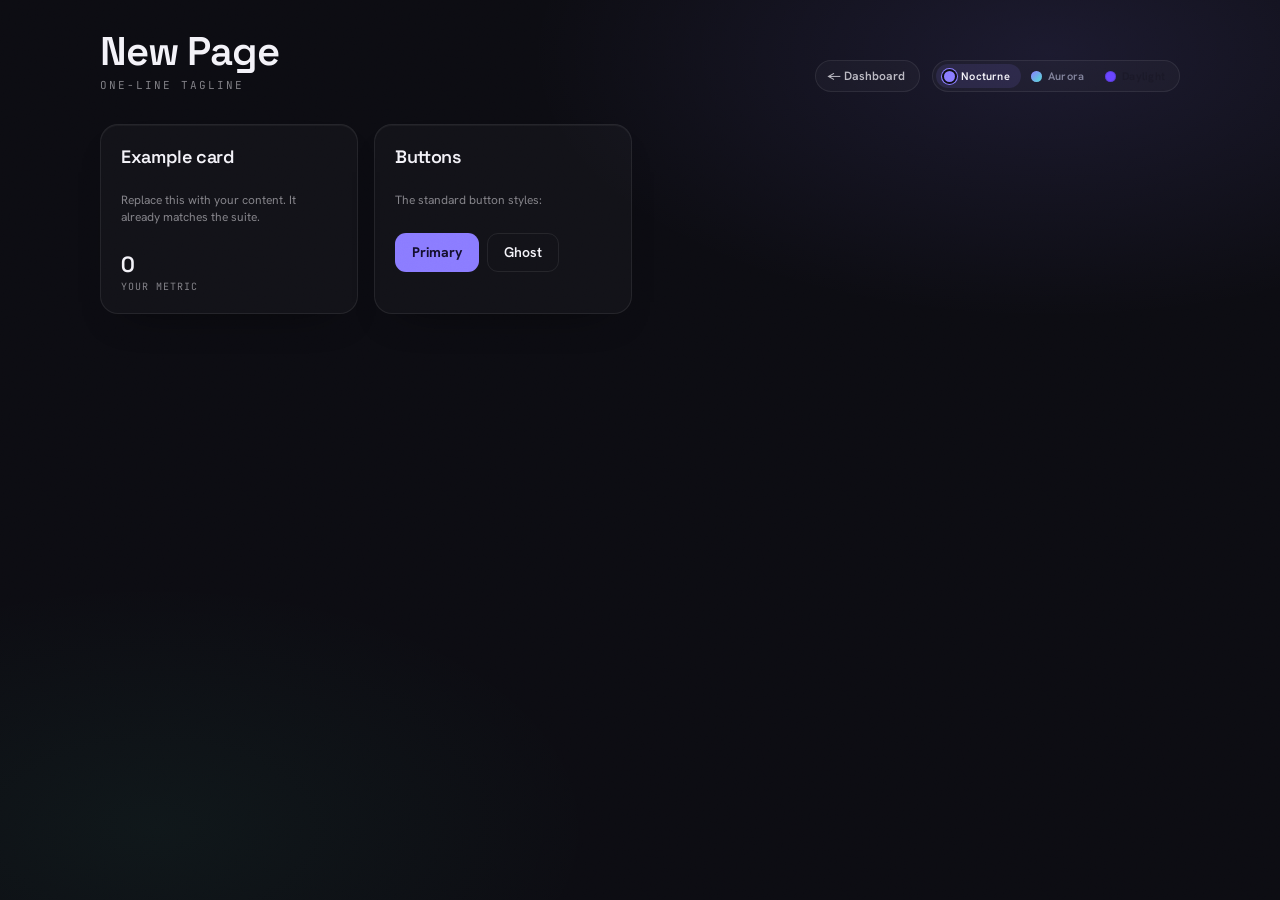
<file: _template.html>
<!DOCTYPE html>
<html lang="en">
<head>
<meta charset="UTF-8" />
<meta name="viewport" content="width=device-width, initial-scale=1, viewport-fit=cover" />
<link rel="manifest" href="manifest.webmanifest" />
<meta name="theme-color" content="#0C0C12" />
<meta name="mobile-web-app-capable" content="yes" />
<meta name="apple-mobile-web-app-capable" content="yes" />
<meta name="apple-mobile-web-app-status-bar-style" content="black-translucent" />
<meta name="apple-mobile-web-app-title" content="Patron" />
<link rel="apple-touch-icon" href="apple-touch-icon.png" />
<link rel="icon" type="image/svg+xml" href="icon.svg" />
<link rel="icon" type="image/png" sizes="192x192" href="icon-192.png" />

<!-- 1. CHANGE THE TITLE to your page's name -->
<title>New Page · Rowan</title>

<!-- Fonts used by the design system (keep as-is) -->
<link rel="preconnect" href="https://fonts.googleapis.com" />
<link rel="preconnect" href="https://fonts.gstatic.com" crossorigin />
<link href="https://fonts.googleapis.com/css2?family=Space+Grotesk:wght@400;500;600;700&family=Hanken+Grotesk:wght@400;500;600;700;800&family=JetBrains+Mono:wght@400;500;600;700&display=swap" rel="stylesheet" />

<!-- Sets the saved theme before paint so there's no flash (keep as-is) -->
<script>try{document.documentElement.setAttribute("data-theme",localStorage.getItem("patron_theme")||"nocturne");}catch(e){document.documentElement.setAttribute("data-theme","nocturne");}</script>

<!-- The shared design system. This one line gives you all the
     colors, fonts, themes, buttons, cards, modals and form styles. -->
<link rel="stylesheet" href="theme.css" />

<!-- Add your page-specific styles here (optional). Always reuse the
     tokens (var(--brand), var(--space-4), etc.) so you stay on-brand. -->
<style>
  /* example: a simple responsive grid for your content cards */
  .grid { display:grid; grid-template-columns: repeat(auto-fill, minmax(220px, 1fr)); gap: var(--space-4); }
</style>
</head>
<body>
<main class="page grain-overlay">
  <div class="shell">

    <!-- HEADER: title on the left, back-link + theme switcher on the right.
         #themeSeg is filled in by theme.js at the bottom of this file. -->
    <header class="header">
      <div>
        <!-- 2. CHANGE the title + subtitle -->
        <h1 class="title">New Page</h1>
        <p class="subtitle">one-line tagline</p>
      </div>
      <div class="headerControls">
        <a class="backLink" href="index.html">← Dashboard</a>
        <span id="themeSeg"></span>
      </div>
    </header>

    <!-- 3. BUILD YOUR PAGE HERE. Use the shared classes:
         .card  .btn .btn-primary .btn-ghost  .fieldInput  etc. -->
    <div class="grid">
      <section class="card">
        <span class="cardName">Example card</span>
        <p class="cardTag">Replace this with your content. It already matches the suite.</p>
        <div class="cardStat">
          <span class="cardStatValue">0</span>
          <span class="cardStatLabel">your metric</span>
        </div>
      </section>

      <section class="card">
        <span class="cardName">Buttons</span>
        <p class="cardTag">The standard button styles:</p>
        <div style="display:flex; gap:var(--space-2); flex-wrap:wrap;">
          <button class="btn btn-primary">Primary</button>
          <button class="btn btn-ghost">Ghost</button>
        </div>
      </section>
    </div>

  </div>
</main>

<!-- Shared theme engine — wires up the switcher + remembers the choice. -->
<script src="theme.js"></script>
<script>
  // Render the theme switcher into the header.
  document.getElementById('themeSeg').innerHTML = Patron.switcherHtml();

  /* ---- Your page's JavaScript goes here. ----
     Tip: persist data the same way the other pages do, with a
     uniquely-named localStorage key, e.g. 'mypage_standalone_v1'. */
</script>
</body>
</html>
</file>
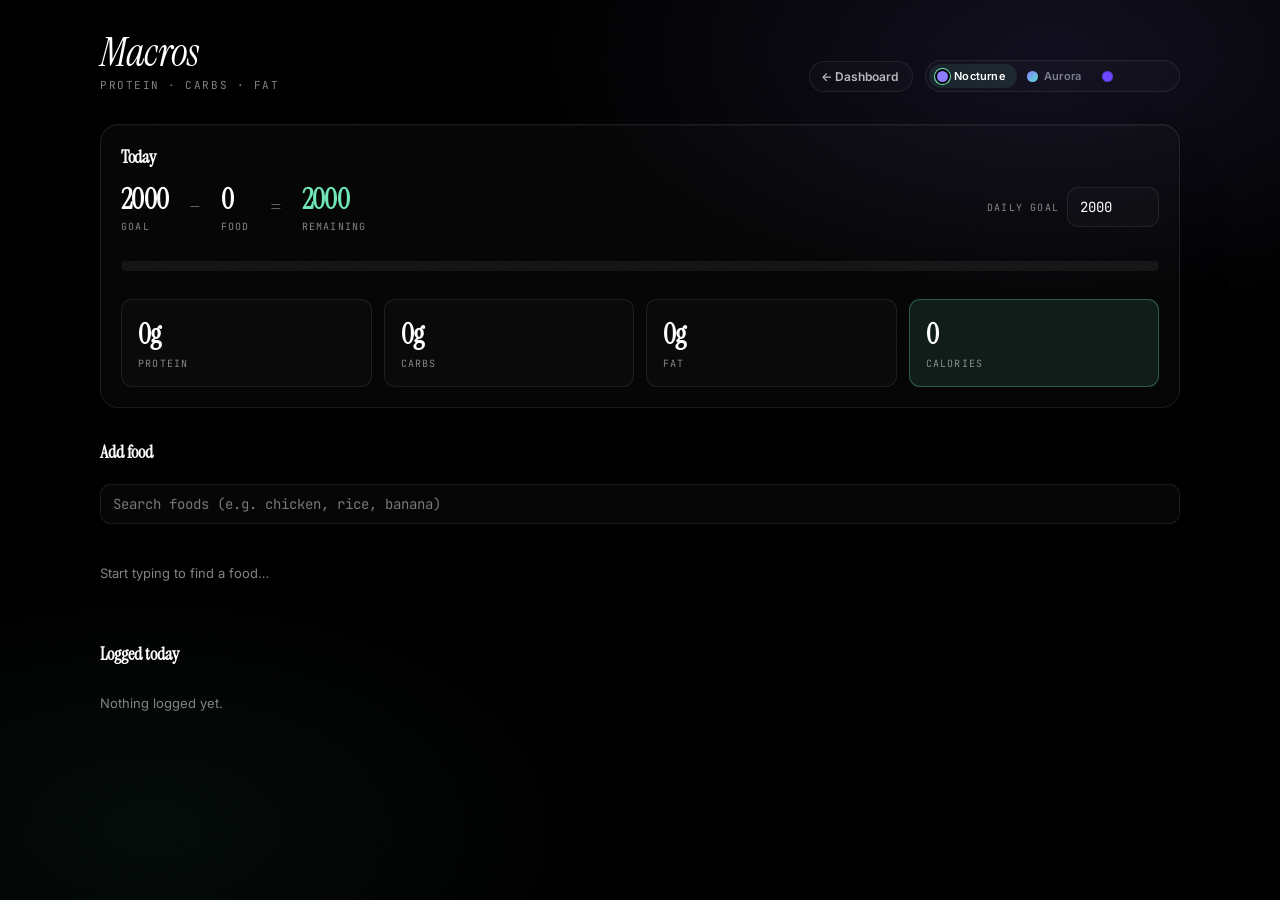
<file: macros.html>
<!DOCTYPE html>
<html lang="en">
<head>
<meta charset="UTF-8" />
<meta name="viewport" content="width=device-width, initial-scale=1, viewport-fit=cover" />
<link rel="manifest" href="manifest.webmanifest" />
<meta name="theme-color" content="#0C0C12" />
<meta name="mobile-web-app-capable" content="yes" />
<meta name="apple-mobile-web-app-capable" content="yes" />
<meta name="apple-mobile-web-app-status-bar-style" content="black-translucent" />
<meta name="apple-mobile-web-app-title" content="Patron" />
<link rel="apple-touch-icon" href="apple-touch-icon.png" />
<link rel="icon" type="image/svg+xml" href="icon.svg" />
<link rel="icon" type="image/png" sizes="192x192" href="icon-192.png" />
<title>Macros · Liam</title>

<link rel="preconnect" href="https://fonts.googleapis.com" />
<link rel="preconnect" href="https://fonts.gstatic.com" crossorigin />
<link href="https://fonts.googleapis.com/css2?family=Space+Grotesk:wght@400;500;600;700&family=Hanken+Grotesk:wght@400;500;600;700;800&family=JetBrains+Mono:wght@400;500;600;700&display=swap" rel="stylesheet" />

<script>try{document.documentElement.setAttribute("data-theme",localStorage.getItem("patron_theme")||"nocturne");}catch(e){document.documentElement.setAttribute("data-theme","nocturne");}</script>
<link rel="stylesheet" href="theme.css" />

<style>
  /* page-specific layout — all colours/sizes still come from theme.css tokens */
  .macroGrid { display:grid; grid-template-columns: repeat(4, 1fr); gap: var(--space-3); }
  @media (max-width: 560px) { .macroGrid { grid-template-columns: repeat(2, 1fr); } }
  .macroBox { display:flex; flex-direction:column; gap:4px; padding: var(--space-4); border:1px solid var(--border); border-radius: var(--radius-md); background: var(--surface); }
  .macroBox[data-accent="cal"] { border-color: var(--brand-line); background: var(--brand-soft); }
  .macroVal { font-family: var(--font-display); font-weight:600; font-size: var(--text-2xl); letter-spacing:-0.02em; font-variant-numeric: tabular-nums; }
  .macroLabel { font-family: var(--font-mono); font-size:10px; letter-spacing:0.12em; text-transform:uppercase; color: var(--muted); }

  /* MyFitnessPal-style header: Goal − Food = Remaining + a progress bar */
  .calHead { display:flex; align-items:center; justify-content:space-between; gap: var(--space-4); flex-wrap:wrap; margin-bottom: var(--space-4); }
  .calMath { display:flex; align-items:center; gap: var(--space-5); flex-wrap:wrap; }
  .calCell { display:flex; flex-direction:column; gap:2px; }
  .calCell .n { font-family: var(--font-display); font-weight:600; font-size: var(--text-2xl); letter-spacing:-0.02em; font-variant-numeric: tabular-nums; }
  .calCell .l { font-family: var(--font-mono); font-size:10px; letter-spacing:0.12em; text-transform:uppercase; color: var(--muted); }
  .calOp { font-family: var(--font-display); font-size: var(--text-xl); color: var(--muted); }
  .calCell.remain .n { color: var(--brand); }
  .calCell.remain.over .n { color: var(--neg); }
  .goalEdit { display:flex; align-items:center; gap:8px; }
  .goalEdit .fieldInput { width: 92px; }
  .bar { height: 10px; border-radius: var(--radius-pill); background: var(--track); overflow:hidden; }
  .barFill { height:100%; border-radius: var(--radius-pill); background: var(--brand); transition: width var(--duration) var(--ease-premium); }
  .barFill.over { background: var(--neg); }

  .search { position: relative; margin: var(--space-5) 0 var(--space-3); }
  .results { display:flex; flex-direction:column; gap:6px; margin-top: var(--space-3); }
  .foodRow { display:flex; align-items:center; justify-content:space-between; gap: var(--space-3); padding: 10px 12px; border:1px solid var(--border); border-radius: var(--radius-md); background: var(--surface); }
  .foodRow .meta { font-family: var(--font-mono); font-size:11px; color: var(--muted); }
  .foodName { font-weight:600; font-size: var(--text-sm); }
  .gramInput { width: 74px; }
  .empty { color: var(--muted); font-size: 13px; padding: var(--space-4) 0; }

  .logList { display:flex; flex-direction:column; gap:6px; margin-top: var(--space-3); }
  .logRow { display:flex; align-items:center; justify-content:space-between; gap: var(--space-3); padding: 10px 12px; border:1px solid var(--border); border-radius: var(--radius-md); background: var(--surface); }
  .logRow .nums { font-family: var(--font-mono); font-size:11px; color: var(--muted-strong); }
  .xBtn { background:transparent; border:1px solid var(--border); color:var(--muted); width:26px; height:26px; border-radius:50%; cursor:pointer; flex-shrink:0; }
  .xBtn:hover { color: var(--neg); border-color: var(--neg-line); }
  .sectionTitle { font-family: var(--font-display); font-weight:600; font-size: var(--text-lg); margin: var(--space-8) 0 0; }
</style>
<link rel="stylesheet" href="skin.css?v=1">
</head>
<body>
<main class="page grain-overlay">
  <div class="shell" id="app"></div>
</main>

<script src="theme.js"></script>
<script>
/* ============================================================
 * Macros — a simple daily food + macro tracker.
 * Data is saved per-day in localStorage under macros_standalone_v1.
 * ============================================================ */
const STORE_KEY = 'macros_standalone_v1';

/* A small built-in food database (values per 100g). Add your own here. */
const FOODS = [
  { name: 'Chicken breast',  cal: 165, p: 31,  c: 0,   f: 3.6 },
  { name: 'Beef mince (5%)', cal: 137, p: 21,  c: 0,   f: 5   },
  { name: 'Salmon',          cal: 208, p: 20,  c: 0,   f: 13  },
  { name: 'Egg',             cal: 143, p: 13,  c: 1.1, f: 9.5 },
  { name: 'Greek yogurt',    cal: 59,  p: 10,  c: 3.6, f: 0.4 },
  { name: 'Whey protein',    cal: 400, p: 80,  c: 8,   f: 6   },
  { name: 'White rice',      cal: 130, p: 2.7, c: 28,  f: 0.3 },
  { name: 'Oats',            cal: 389, p: 17,  c: 66,  f: 7   },
  { name: 'Pasta (cooked)',  cal: 157, p: 6,   c: 31,  f: 0.9 },
  { name: 'Potato',          cal: 77,  p: 2,   c: 17,  f: 0.1 },
  { name: 'Sweet potato',    cal: 86,  p: 1.6, c: 20,  f: 0.1 },
  { name: 'Banana',          cal: 89,  p: 1.1, c: 23,  f: 0.3 },
  { name: 'Apple',           cal: 52,  p: 0.3, c: 14,  f: 0.2 },
  { name: 'Broccoli',        cal: 34,  p: 2.8, c: 7,   f: 0.4 },
  { name: 'Almonds',         cal: 579, p: 21,  c: 22,  f: 50  },
  { name: 'Peanut butter',   cal: 588, p: 25,  c: 20,  f: 50  },
  { name: 'Olive oil',       cal: 884, p: 0,   c: 0,   f: 100 },
  { name: 'Avocado',         cal: 160, p: 2,   c: 9,   f: 15  },
  { name: 'Cheddar cheese',  cal: 402, p: 25,  c: 1.3, f: 33  },
  { name: 'Milk (whole)',    cal: 61,  p: 3.2, c: 4.8, f: 3.3 },
  { name: 'Bread (slice)',   cal: 265, p: 9,   c: 49,  f: 3.2 },
  { name: 'Tuna (canned)',   cal: 116, p: 26,  c: 0,   f: 1   },
];

/* ---- storage helpers ---- */
function todayKey(){ const d = new Date(); return d.getFullYear() + '-' + String(d.getMonth()+1).padStart(2,'0') + '-' + String(d.getDate()).padStart(2,'0'); }
function loadAll(){ try { const r = localStorage.getItem(STORE_KEY); return r ? JSON.parse(r) : {}; } catch(e){ return {}; } }
function saveAll(o){ try { localStorage.setItem(STORE_KEY, JSON.stringify(o)); } catch(e){} }
let store = loadAll();
function todaysLog(){ return store[todayKey()] || []; }
function setTodaysLog(list){ store[todayKey()] = list; saveAll(store); }
function goalCal(){ return store.goalCal != null ? store.goalCal : 2000; } // daily calorie target (editable)
function setGoalCal(n){ store.goalCal = n; saveAll(store); }

function esc(s){ return String(s == null ? '' : s).replace(/&/g,'&amp;').replace(/</g,'&lt;').replace(/>/g,'&gt;').replace(/"/g,'&quot;'); }
function round(n){ return Math.round(n); }

let query = '';
let matches = [];

/* ---- calculations ---- */
function totals(){
  return todaysLog().reduce((t, e) => {
    t.cal += e.cal; t.p += e.p; t.c += e.c; t.f += e.f; return t;
  }, { cal:0, p:0, c:0, f:0 });
}

/* ---- views ---- */
function summaryHtml(){
  const t = totals();
  const goal = goalCal();
  const remaining = goal - t.cal;
  const over = remaining < 0;
  const pct = Math.min(100, goal > 0 ? (t.cal / goal) * 100 : 0);

  // MyFitnessPal-style: Goal − Food = Remaining
  const cell = (cls, n, l) => '<div class="calCell ' + cls + '"><span class="n">' + round(n) + '</span><span class="l">' + l + '</span></div>';
  const head = '<div class="calHead">'
    + '<div class="calMath">'
    + cell('', goal, 'goal')
    + '<span class="calOp">−</span>'
    + cell('', t.cal, 'food')
    + '<span class="calOp">=</span>'
    + cell('remain' + (over ? ' over' : ''), Math.abs(remaining), over ? 'over' : 'remaining')
    + '</div>'
    + '<div class="goalEdit"><span class="calCell"><span class="l">daily goal</span></span>'
    + '<input class="fieldInput" id="goal" type="number" min="0" step="50" value="' + goal + '" /></div>'
    + '</div>';
  const bar = '<div class="bar"><div class="barFill' + (over ? ' over' : '') + '" style="width:' + pct + '%"></div></div>';

  const box = (accent, val, unit, label) =>
    '<div class="macroBox" data-accent="' + accent + '"><span class="macroVal">' + round(val) + (unit||'') + '</span><span class="macroLabel">' + label + '</span></div>';
  return '<section class="card"><span class="cardName">Today</span>'
    + head + bar
    + '<div class="macroGrid" style="margin-top:var(--space-4)">'
    + box('p', t.p, 'g', 'protein')
    + box('c', t.c, 'g', 'carbs')
    + box('f', t.f, 'g', 'fat')
    + box('cal', t.cal, '', 'calories')
    + '</div></section>';
}

function resultsInner(){
  const q = query.trim().toLowerCase();
  matches = q ? FOODS.filter(f => f.name.toLowerCase().includes(q)).slice(0, 8) : [];
  if (!q) return '<p class="empty">Start typing to find a food…</p>';
  if (!matches.length) return '<p class="empty">No match. (Add it to the FOODS list in macros.html.)</p>';
  return matches.map((f, i) =>
    '<div class="foodRow"><div><div class="foodName">' + esc(f.name) + '</div>'
    + '<div class="meta">' + f.cal + ' kcal · ' + f.p + 'P / ' + f.c + 'C / ' + f.f + 'F per 100g</div></div>'
    + '<div style="display:flex;align-items:center;gap:8px;">'
    + '<input class="fieldInput gramInput" type="number" min="0" placeholder="g" data-grams="' + i + '" />'
    + '<button class="btn btn-primary" data-add="' + i + '">Add</button></div></div>').join('');
}

function searchHtml(){
  return '<h2 class="sectionTitle">Add food</h2>'
    + '<div class="search"><input class="fieldInput" id="q" type="text" placeholder="Search foods (e.g. chicken, rice, banana)" value="' + esc(query) + '" autocomplete="off" /></div>'
    + '<div class="results" id="results">' + resultsInner() + '</div>';
}

function logHtml(){
  const log = todaysLog();
  if (!log.length) return '<h2 class="sectionTitle">Logged today</h2><p class="empty">Nothing logged yet.</p>';
  const rows = log.map((e, i) =>
    '<div class="logRow"><div><div class="foodName">' + esc(e.name) + ' <span class="meta">' + e.grams + 'g</span></div>'
    + '<div class="nums">' + round(e.cal) + ' kcal · ' + round(e.p) + 'P / ' + round(e.c) + 'C / ' + round(e.f) + 'F</div></div>'
    + '<button class="xBtn" data-del="' + i + '" title="Remove">×</button></div>').join('');
  return '<h2 class="sectionTitle">Logged today</h2><div class="logList">' + rows + '</div>';
}

function headerHtml(){
  return '<header class="header"><div><h1 class="title">Macros</h1><p class="subtitle">protein · carbs · fat</p></div>'
    + '<div class="headerControls"><a class="backLink" href="index.html">← Dashboard</a><span id="themeSeg"></span></div></header>';
}

function render(){
  document.getElementById('app').innerHTML =
    headerHtml() + summaryHtml() + searchHtml() + logHtml();
  document.getElementById('themeSeg').innerHTML = Patron.switcherHtml();
}

/* ---- events ---- */
document.addEventListener('input', e => {
  if (e.target.id === 'q') {
    query = e.target.value;
    // re-render only the results list so the search box keeps focus + caret
    document.getElementById('results').innerHTML = resultsInner();
  }
  if (e.target.id === 'goal') {
    const n = Number(e.target.value);
    setGoalCal(isFinite(n) && n >= 0 ? n : 0);
    render(); // refresh the Remaining number + bar live
    document.getElementById('goal').focus(); // keep the cursor in the goal box
  }
});

document.addEventListener('click', e => {
  const add = e.target.closest('[data-add]');
  if (add) {
    const f = matches[Number(add.getAttribute('data-add'))];
    const gramsEl = document.querySelector('[data-grams="' + add.getAttribute('data-add') + '"]');
    const grams = Number(gramsEl && gramsEl.value);
    if (!f || !isFinite(grams) || grams <= 0) { alert('Enter how many grams.'); return; }
    const k = grams / 100;
    const log = todaysLog();
    log.push({ name: f.name, grams, cal: f.cal*k, p: f.p*k, c: f.c*k, f: f.f*k });
    setTodaysLog(log);
    query = '';
    render();
    return;
  }
  const del = e.target.closest('[data-del]');
  if (del) {
    const log = todaysLog();
    log.splice(Number(del.getAttribute('data-del')), 1);
    setTodaysLog(log);
    render();
    return;
  }
});

// keep totals in sync if edited in another tab
window.addEventListener('storage', e => { if (e.key === STORE_KEY) { store = loadAll(); render(); } });

render();
</script>
<script src="brand.js?v=16"></script>
</body>
</html>
</file>
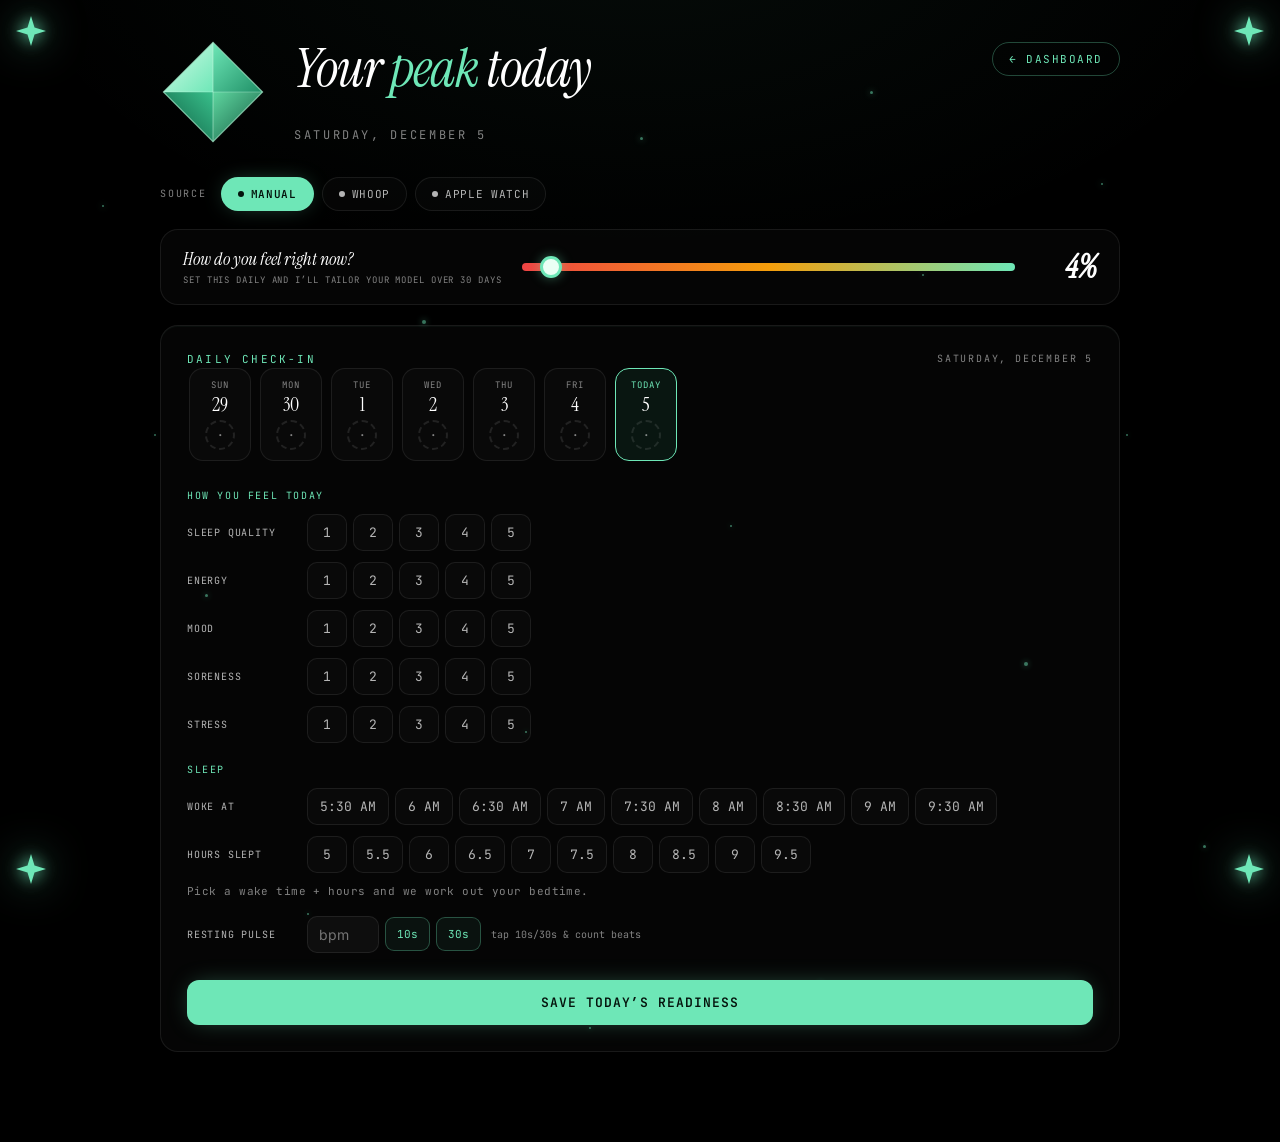
<file: peak-standalone.html>
<!DOCTYPE html>
<html lang="en">
<head>
<meta charset="UTF-8" />
<meta name="viewport" content="width=device-width, initial-scale=1, viewport-fit=cover" />
<link rel="manifest" href="manifest.webmanifest" />
<meta name="theme-color" content="#05080a" />
<meta name="mobile-web-app-capable" content="yes" />
<meta name="apple-mobile-web-app-capable" content="yes" />
<meta name="apple-mobile-web-app-status-bar-style" content="black-translucent" />
<meta name="apple-mobile-web-app-title" content="Liam" />
<link rel="apple-touch-icon" href="apple-touch-icon.png" />
<link rel="icon" type="image/svg+xml" href="icon.svg" />
<title>Peak · Liam</title>
<link rel="preconnect" href="https://fonts.googleapis.com" />
<link rel="preconnect" href="https://fonts.gstatic.com" crossorigin />
<link href="https://fonts.googleapis.com/css2?family=Instrument+Serif:ital@0;1&family=Inter:wght@400;500;600&family=JetBrains+Mono:wght@400;500;600&display=swap" rel="stylesheet" />
<style>
:root{
  color-scheme: dark;
  --bg:#000; --bg2:#0a0a0a;
  --panel:rgba(255,255,255,0.02); --panel2:rgba(8,8,8,0.92);
  --fg:#fff; --muted:rgba(255,255,255,0.5); --muted2:rgba(255,255,255,0.7);
  --line:rgba(255,255,255,0.08); --line2:rgba(110,231,183,0.30);
  --accent:#6EE7B7; --accent2:#6EE7B7; --glow:rgba(110,231,183,0.4);
  --warn:#F59E0B; --low:#EF4444;
  --serif:'Instrument Serif',Georgia,serif; --mono:'JetBrains Mono',monospace; --ui:'Inter',-apple-system,sans-serif;
  --radius:18px; --radius-sm:12px; --pill:999px;
  --ease:cubic-bezier(.16,1,.3,1);
}
*{box-sizing:border-box} html,body{margin:0;padding:0}
body{ background:var(--bg); color:var(--fg); font-family:var(--ui); -webkit-font-smoothing:antialiased; }
.page{ position:relative; min-height:100dvh; padding:clamp(20px,4vw,42px) clamp(16px,3vw,24px) 90px; isolation:isolate; overflow:hidden; }
.page::before{ content:''; position:absolute; inset:0; z-index:-2; background:
  radial-gradient(1100px 620px at 50% -8%, rgba(110,231,183,0.05), transparent 60%), #000; pointer-events:none; }
/* film grain */
.grain{ position:fixed; inset:0; pointer-events:none; z-index:0; opacity:.025;
  background-image:url("data:image/svg+xml,%3Csvg xmlns='http://www.w3.org/2000/svg' width='120' height='120'%3E%3Cfilter id='n'%3E%3CfeTurbulence type='fractalNoise' baseFrequency='0.9' numOctaves='2'/%3E%3C/filter%3E%3Crect width='100%25' height='100%25' filter='url(%23n)'/%3E%3C/svg%3E"); }
/* drifting particles */
.dust{ position:absolute; inset:0; z-index:-1; pointer-events:none; opacity:.5; }
.dust i{ position:absolute; border-radius:50%; background:var(--accent2); box-shadow:0 0 6px var(--accent2); animation:spark 6s var(--ease) infinite; }
@keyframes spark{ 0%,100%{ transform:translateY(0) scale(.6); opacity:.05 } 50%{ transform:translateY(-16px) scale(1.4); opacity:.55 } }
.shell{ max-width:960px; margin:0 auto; position:relative; z-index:1; }

/* header */
.top{ display:flex; align-items:center; gap:22px; margin-bottom:34px; flex-wrap:wrap; }
.gem{ flex-shrink:0; margin:-10px 0 -10px -6px; animation:gemFloat 9s ease-in-out infinite alternate; }
@keyframes gemFloat{ from{ transform:translateY(0) rotate(-2deg) } to{ transform:translateY(-4px) rotate(2deg) } }
@keyframes gemGlow{ 0%,100%{ filter:drop-shadow(0 0 18px rgba(110,231,183,.45)) } 50%{ filter:drop-shadow(0 0 30px rgba(110,231,183,.7)) } }
.hgroup{ flex:1; min-width:240px; }
.htitle{ font-family:var(--serif); font-style:italic; font-weight:400; font-size:clamp(34px,4.8vw,54px); line-height:1; letter-spacing:-.02em; margin:0; perspective:700px; }
.htitle em{ font-style:italic; color:var(--accent); }
.maskLine{ display:inline-block; overflow:hidden; padding-bottom:.14em; transform-style:preserve-3d; }
.lineInner{ display:inline-block; transform-origin:top center; }
.lineInner.reveal{ transform:translateY(110%) rotateX(-75deg); opacity:0; animation:lineReveal 1.1s cubic-bezier(.16,1,.3,1) .15s forwards; }
@keyframes lineReveal{ to{ transform:none; opacity:1 } }
@media (prefers-reduced-motion:reduce){ .lineInner.reveal{ animation:none; transform:none; opacity:1 } }
.hdate{ font-family:var(--mono); font-size:12px; letter-spacing:.22em; text-transform:uppercase; color:var(--muted); margin:14px 0 0; }
.backLink{ font-family:var(--mono); font-size:11px; letter-spacing:.14em; text-transform:uppercase; color:var(--accent2); text-decoration:none; border:1px solid var(--line2); border-radius:var(--pill); padding:9px 16px; align-self:flex-start; transition:border-color .2s, background .2s; }
.backLink:hover{ border-color:var(--accent); background:rgba(52,211,153,.08); }

/* source switch */
.srcRow{ display:flex; gap:8px; margin:0 0 18px; flex-wrap:wrap; align-items:center; }
.srcLab{ font-family:var(--mono); font-size:10px; letter-spacing:.18em; text-transform:uppercase; color:var(--muted); margin-right:6px; }
.srcPill{ appearance:none; cursor:pointer; font-family:var(--mono); font-size:11px; letter-spacing:.06em; text-transform:uppercase; color:var(--muted2); background:var(--panel); border:1px solid var(--line); border-radius:var(--pill); padding:9px 16px; display:inline-flex; align-items:center; gap:7px; transition:all .2s var(--ease); }
.srcPill:hover{ border-color:var(--line2); color:var(--fg); }
.srcPill.on{ color:#04130c; background:linear-gradient(120deg,var(--accent),var(--accent2)); border-color:transparent; box-shadow:0 0 22px -6px var(--glow); font-weight:600; }
.srcDot{ width:6px; height:6px; border-radius:50%; background:currentColor; }

/* ticker */
.ticker{ display:flex; align-items:stretch; gap:0; border:1px solid var(--line); border-radius:var(--pill); background:var(--panel); overflow:hidden; margin-bottom:46px; }
.tkLive{ display:flex; align-items:center; gap:8px; padding:13px 18px; font-family:var(--mono); font-size:11px; letter-spacing:.14em; text-transform:uppercase; color:var(--accent); border-right:1px solid var(--line); flex-shrink:0; }
.tkLive .d{ width:7px; height:7px; border-radius:50%; background:var(--accent); box-shadow:0 0 10px var(--accent); animation:blink 2s ease-in-out infinite; }
@keyframes blink{ 0%,100%{opacity:1} 50%{opacity:.35} }
.tkScroll{ display:flex; align-items:center; gap:0; overflow:hidden; flex:1; }
.tkItem{ display:flex; align-items:center; gap:9px; padding:13px 22px; font-family:var(--mono); font-size:11px; letter-spacing:.08em; text-transform:uppercase; color:var(--muted); white-space:nowrap; border-right:1px solid var(--line); }
.tkItem b{ color:var(--fg); font-weight:600; }
.tkItem .dot{ width:5px; height:5px; border-radius:50%; background:var(--accent); opacity:.7; }

/* section heading */
.sec{ display:flex; align-items:center; gap:14px; margin:0 0 18px; }
.secNum{ font-family:var(--serif); font-style:italic; font-size:14px; color:var(--muted); }
.secTitle{ font-family:var(--mono); font-size:12px; letter-spacing:.24em; text-transform:uppercase; color:var(--muted2); }
.secLine{ flex:1; height:1px; background:linear-gradient(90deg,var(--line2),transparent); }
.secI{ appearance:none; width:22px; height:22px; border-radius:50%; border:1px solid var(--line); display:grid; place-items:center; font-family:var(--serif); font-style:italic; font-size:12px; color:var(--muted); cursor:pointer; background:none; }
.secI:hover,.secI.on{ border-color:var(--accent); color:var(--accent2); }
.infoCard{ border:1px solid var(--line); border-radius:var(--radius); background:var(--panel); padding:22px 24px; margin:0 0 18px; }
.infoTag{ display:inline-block; font-family:var(--mono); font-size:9px; letter-spacing:.12em; text-transform:uppercase; color:#04130c; background:linear-gradient(120deg,var(--accent),var(--accent2)); border-radius:var(--pill); padding:4px 10px; margin-bottom:14px; font-weight:600; }
.infoCard h4{ font-family:var(--serif); font-style:italic; font-size:17px; margin:14px 0 6px; font-weight:600; }
.infoCard h4:first-of-type{ margin-top:0; }
.infoCard p{ font-size:13.5px; line-height:1.6; color:var(--muted2); margin:0; }
.infoCard b{ color:var(--fg); }
.footNote{ text-align:center; font-family:var(--mono); font-size:10px; letter-spacing:.05em; color:var(--muted); margin:32px auto 0; max-width:64ch; line-height:1.7; opacity:.7; }

/* right now */
.nowGrid{ display:grid; grid-template-columns:300px 1fr; gap:18px; margin-bottom:54px; }
@media (max-width:760px){ .nowGrid{ grid-template-columns:1fr; } }
.card{ position:relative; border:1px solid var(--line); border-radius:var(--radius); background:var(--panel); padding:26px; transition:transform .3s var(--ease), border-color .3s var(--ease), box-shadow .3s var(--ease); box-shadow:0 1px 0 rgba(110,231,183,0.04) inset, 0 18px 40px -28px rgba(0,0,0,0.9); }
.card:hover{ border-color:var(--line2); box-shadow:0 1px 0 rgba(110,231,183,0.08) inset, 0 22px 50px -26px rgba(0,0,0,0.95), 0 0 40px -22px var(--glow); }
/* compact tracker bits */
.trackRow{ display:flex; align-items:stretch; gap:8px; margin-top:4px; }
.trackRow .cafChips{ flex:1; }
.searchToggle{ appearance:none; cursor:pointer; flex-shrink:0; width:44px; border-radius:var(--radius-sm); border:1px solid var(--line2); background:rgba(52,211,153,.05); color:var(--accent2); display:grid; place-items:center; transition:all .15s var(--ease); }
.searchToggle:hover,.searchToggle.on{ background:rgba(52,211,153,.16); border-color:var(--accent); }
.searchToggle .cafSearchIcon{ position:static; transform:none; }
.trackLink{ display:inline-block; margin-top:14px; font-family:var(--mono); font-size:11px; letter-spacing:.08em; text-transform:uppercase; color:var(--accent2); text-decoration:none; }
.trackLink:hover{ color:var(--accent); }
.cafChip.suppOn{ background:linear-gradient(120deg,var(--accent),var(--accent2)); border-color:transparent; }
.cafChip.suppOn .cafChipName{ color:#04130c; }
.scoreCard{ display:flex; flex-direction:column; align-items:center; justify-content:center; gap:18px; text-align:center; }
.bigRing{ position:relative; width:200px; height:200px; display:grid; place-items:center; }
.bigRing svg{ position:absolute; inset:0; transform:rotate(-90deg); overflow:visible; }
.bigRing .tr{ fill:none; stroke:rgba(255,255,255,.06); stroke-width:6; }
.bigRing .fl{ fill:none; stroke:var(--ringc,var(--accent)); stroke-width:6; stroke-linecap:round; transition:stroke-dashoffset 1s var(--ease); filter:drop-shadow(0 0 6px var(--ringc,var(--accent))) drop-shadow(0 0 16px var(--ringc,var(--accent))); }
.bigRing .glow{ position:absolute; inset:18px; border-radius:50%; background:radial-gradient(closest-side, var(--ringc,var(--accent)), transparent 72%); opacity:.16; filter:blur(12px); animation:pulse 4s var(--ease) infinite; }
@keyframes pulse{ 0%,100%{opacity:.12} 50%{opacity:.26} }
.bigInner{ position:relative; z-index:1; }
.bigNum{ font-family:var(--serif); font-style:italic; font-weight:600; font-size:64px; line-height:1; color:var(--fg); }
.bigWord{ font-family:var(--serif); font-style:italic; font-size:18px; color:var(--accent2); margin-top:2px; }
.bigCap{ font-family:var(--mono); font-size:9px; letter-spacing:.18em; text-transform:uppercase; color:var(--muted); margin-top:8px; }
/* compact live "Peak now" score pinned at the top — current energy at the exact time, updates every minute */
.topScore{ display:flex; align-items:center; gap:18px; padding:14px 20px; margin-bottom:22px; }
.tsRing{ position:relative; width:72px; height:72px; display:grid; place-items:center; flex:none; }
.tsRing svg{ position:absolute; inset:0; transform:rotate(-90deg); overflow:visible; }
.tsRing .tr{ fill:none; stroke:rgba(255,255,255,.06); stroke-width:5; }
.tsRing .fl{ fill:none; stroke:var(--ringc,var(--accent)); stroke-width:5; stroke-linecap:round; transition:stroke-dashoffset 1s var(--ease); filter:drop-shadow(0 0 5px var(--ringc,var(--accent))) drop-shadow(0 0 12px var(--ringc,var(--accent))); }
.tsRing .glow{ position:absolute; inset:9px; border-radius:50%; background:radial-gradient(closest-side, var(--ringc,var(--accent)), transparent 72%); opacity:.18; filter:blur(10px); }
.tsNum{ position:relative; z-index:1; font-family:var(--serif); font-style:italic; font-weight:600; font-size:30px; line-height:1; color:var(--fg); }
.tsMeta{ display:flex; flex-direction:column; gap:4px; }
.tsWord{ font-family:var(--serif); font-style:italic; font-size:20px; line-height:1; color:var(--accent2); }
.tsCap{ font-family:var(--mono); font-size:9px; letter-spacing:.16em; text-transform:uppercase; color:var(--muted); }
.whyLink{ font-family:var(--serif); font-style:italic; font-size:14px; color:var(--muted2); cursor:pointer; border:0; background:none; }
.whyLink:hover{ color:var(--accent2); }
.whyBox{ display:none; margin-top:6px; width:100%; }
.whyBox.on{ display:block; }
.whyRow{ display:flex; justify-content:space-between; font-family:var(--mono); font-size:10px; letter-spacing:.06em; text-transform:uppercase; color:var(--muted); padding:7px 0; border-top:1px solid var(--line); }
.whyRow b{ color:var(--fg); }

.todayEyebrow{ font-family:var(--mono); font-size:11px; letter-spacing:.2em; text-transform:uppercase; color:var(--accent); margin:0 0 14px; }
.todayHead{ font-family:var(--serif); font-style:italic; font-weight:500; font-size:clamp(22px,3vw,30px); line-height:1.2; margin:0 0 10px; }
.todaySub{ font-size:15px; color:var(--muted2); line-height:1.55; margin:0 0 20px; }
.recRow{ display:flex; gap:13px; align-items:flex-start; padding:13px 0; border-top:1px solid var(--line); }
.recRow:first-of-type{ border-top:0; }
.recDot{ width:7px; height:7px; border-radius:50%; background:var(--accent); margin-top:6px; flex-shrink:0; box-shadow:0 0 8px var(--accent); }
.recRow.warn .recDot{ background:var(--warn); box-shadow:0 0 8px var(--warn); }
.recTxt{ font-size:14.5px; line-height:1.5; color:var(--muted2); }
.recTxt b{ color:var(--fg); font-weight:600; }

/* energy curve */
.curveCard{ padding:26px 26px 18px; }
.curveTop{ display:flex; align-items:center; gap:20px; margin-bottom:22px; flex-wrap:wrap; }
.peakRing{ position:relative; width:84px; height:84px; flex-shrink:0; display:grid; place-items:center; }
.peakRing svg{ position:absolute; inset:0; transform:rotate(-90deg); overflow:visible; }
.peakRing .tr{ fill:none; stroke:rgba(255,255,255,.07); stroke-width:4; }
.peakRing .fl{ fill:none; stroke:var(--accent); stroke-width:4; stroke-linecap:round; transition:stroke-dashoffset .4s var(--ease); filter:drop-shadow(0 0 5px var(--accent)); }
.peakNum{ font-family:var(--serif); font-style:italic; font-weight:600; font-size:30px; color:var(--fg); position:relative; z-index:1; }
.curveLabel{ flex:1; min-width:180px; }
.curveTitleRow{ display:flex; align-items:baseline; gap:12px; flex-wrap:wrap; }
.curveWord{ font-family:var(--serif); font-style:italic; font-size:19px; color:var(--fg); }
.curveAt{ font-family:var(--mono); font-size:10px; letter-spacing:.14em; text-transform:uppercase; color:var(--muted); }
.curveScrub{ font-family:var(--mono); font-size:10px; letter-spacing:.1em; text-transform:uppercase; color:var(--accent); display:inline-flex; align-items:center; gap:6px; opacity:0; transition:opacity .2s; }
.curveScrub.on{ opacity:1; }
.curveScrub .d{ width:6px; height:6px; border-radius:50%; background:var(--accent); }
.curveDesc{ font-size:13.5px; color:var(--muted); line-height:1.5; margin:8px 0 0; max-width:46ch; }
.curveEyebrow{ font-family:var(--mono); font-size:11px; letter-spacing:.2em; text-transform:uppercase; color:var(--muted2); margin:0 0 4px; }
.csubt{ font-family:var(--mono); font-size:11.5px; color:var(--muted2); }
.csubt .cdVal{ color:var(--accent2); }
.seg{ display:inline-flex; background:rgba(255,255,255,.03); border:1px solid var(--line); border-radius:var(--pill); padding:3px; gap:2px; margin-left:auto; }
.segBtn{ appearance:none; background:transparent; border:0; cursor:pointer; color:var(--muted); font-family:var(--mono); font-size:10px; letter-spacing:.1em; text-transform:uppercase; padding:7px 15px; border-radius:var(--pill); transition:all .2s; }
.segBtn.on{ background:rgba(52,211,153,.14); color:var(--accent2); }

.chartWrap{ position:relative; width:100%; }
.chartSvg{ position:relative; z-index:1; width:100%; height:300px; display:block; overflow:visible; touch-action:none; }
/* chart backdrop (ported from Graph Lab: aurora/particles/mountains/stars/grid/dots) */
.chartBg{ position:absolute; inset:0; z-index:0; overflow:hidden; pointer-events:none; border-radius:var(--radius-sm); }
.bgk-aurora{ background:radial-gradient(ellipse 60% 55% at 32% 60%, var(--c-soft), transparent 68%),radial-gradient(ellipse 50% 45% at 75% 38%, var(--c-soft), transparent 70%),linear-gradient(135deg,#0a120e 0%,#050806 100%); opacity:.6; }
.bgk-grid{ background-image:linear-gradient(rgba(255,255,255,.05) 1px, transparent 1px),linear-gradient(90deg, rgba(255,255,255,.05) 1px, transparent 1px); background-size:26px 26px; }
.bgk-dots{ background-image:radial-gradient(var(--c-soft) 1.1px, transparent 1.4px); background-size:18px 18px; opacity:.5; }
.bgk-mountains svg{ position:absolute; left:0; right:0; bottom:0; width:100%; height:62%; display:block; opacity:.7; }
.bgk-particles span{ position:absolute; width:2px; height:2px; border-radius:50%; background:var(--c); box-shadow:0 0 6px var(--c-glow); opacity:0; animation:gp-drift linear infinite; }
@keyframes gp-drift{ 0%{ transform:translate3d(0,0,0); opacity:0; } 12%{ opacity:.8; } 88%{ opacity:.5; } 100%{ transform:translate3d(var(--dx,10px),var(--dy,-120px),0); opacity:0; } }
.bgk-stars{ background:radial-gradient(ellipse 90% 70% at 50% -10%, #0a1118, #05070b 78%); }
.bgk-stars .milky{ position:absolute; left:-20%; right:-20%; top:38%; height:42%; transform:rotate(-18deg); filter:blur(14px); opacity:.5; background:linear-gradient(90deg, transparent, var(--c-soft) 35%, rgba(255,255,255,.10) 50%, var(--c-soft) 65%, transparent); }
.bgk-stars .star{ position:absolute; border-radius:50%; background:#fff; box-shadow:0 0 4px rgba(255,255,255,.6); animation:twinkle var(--tw,3s) ease-in-out infinite; }
.bgk-stars .star.tint{ background:var(--c); box-shadow:0 0 5px var(--c-glow); }
@keyframes twinkle{ 0%,100%{ opacity:.18; } 50%{ opacity:.95; } }
.bgk-stars .shoot{ position:absolute; width:90px; height:2px; border-radius:2px; opacity:0; background:linear-gradient(90deg, transparent, #fff 60%, var(--c)); box-shadow:0 0 8px var(--c-glow); animation:shoot var(--sd,7s) ease-in infinite; animation-delay:var(--sdelay,0s); }
@keyframes shoot{ 0%{ opacity:0; transform:translate(0,0) rotate(20deg) scaleX(.2); } 6%{ opacity:1; } 16%{ opacity:1; } 30%{ opacity:0; transform:translate(260px,95px) rotate(20deg) scaleX(1); } 100%{ opacity:0; transform:translate(260px,95px) rotate(20deg) scaleX(1); } }
.scrubLine{ position:absolute; top:0; bottom:30px; width:1px; background:rgba(255,255,255,.28); pointer-events:none; display:none; }
.scrubDot{ position:absolute; width:14px; height:14px; border-radius:50%; background:var(--warn); box-shadow:0 0 14px var(--warn),0 0 0 4px rgba(251,191,36,.18); transform:translate(-50%,-50%); pointer-events:none; display:none; }
.scrubTip{ position:absolute; transform:translate(-50%,-130%); background:var(--panel2); border:1px solid var(--line2); border-radius:10px; padding:8px 12px; pointer-events:none; display:none; white-space:nowrap; backdrop-filter:blur(8px); }
.scrubTip .v{ font-family:var(--serif); font-style:italic; font-size:18px; color:var(--accent); }
.scrubTip .l{ font-family:var(--mono); font-size:9px; letter-spacing:.1em; text-transform:uppercase; color:var(--muted); margin-top:1px; }
.dragTime{ position:absolute; bottom:34px; transform:translateX(-50%); display:none; background:var(--panel2); border:1px solid var(--accent2); border-radius:8px; padding:5px 11px; font-family:var(--mono); font-size:12px; font-weight:600; color:var(--accent2); white-space:nowrap; pointer-events:none; z-index:7; box-shadow:0 4px 14px rgba(0,0,0,.55); }
.sleepMarks{ position:absolute; top:0; left:0; right:0; height:0; pointer-events:none; }
.sleepMark{ position:absolute; top:-6px; transform:translateX(-50%); font-family:var(--mono); font-size:9px; letter-spacing:.04em; color:var(--muted2); white-space:nowrap; background:var(--panel2); border:1px solid var(--line2); border-radius:7px; padding:3px 8px; }
.sleepLabels{ position:absolute; inset:0; pointer-events:none; z-index:2; }
.sleepLbl{ position:absolute; top:8px; transform:translateX(-50%); font-family:var(--mono); font-size:9px; letter-spacing:.12em; text-transform:uppercase; color:rgba(110,231,183,.6); white-space:nowrap; }
.sleepLbl.wake{ color:var(--muted2); }
.sleepHit{ position:absolute; top:0; bottom:30px; z-index:2; cursor:pointer; }
.sleepHit:hover{ background:rgba(110,231,183,.05); }
.sleepEditBtn{ position:absolute; top:50%; transform:translate(-50%,-50%); z-index:6; appearance:none; cursor:pointer; white-space:nowrap; font-family:var(--mono); font-size:10px; letter-spacing:.04em; color:var(--accent2); background:var(--panel2); border:1px solid var(--line2); border-radius:9px; padding:8px 12px; box-shadow:0 8px 22px rgba(0,0,0,.55); -webkit-backdrop-filter:blur(8px); backdrop-filter:blur(8px); }
.sleepEditBtn:hover{ border-color:var(--accent); background:rgba(110,231,183,.12); }
.sleepEditPop{ position:absolute; top:50%; left:50%; transform:translate(-50%,-50%); z-index:9; width:236px; background:var(--panel2); border:1px solid var(--line2); border-radius:14px; padding:16px 18px; box-shadow:0 20px 55px rgba(0,0,0,.7); -webkit-backdrop-filter:blur(12px); backdrop-filter:blur(12px); }
.sleepEditTitle{ font-family:var(--serif); font-style:italic; font-size:17px; margin-bottom:13px; }
.sleepEditRow{ display:flex; align-items:center; justify-content:space-between; gap:10px; margin-bottom:11px; font-family:var(--mono); font-size:11px; letter-spacing:.04em; color:var(--muted2); }
.sleepStep{ display:inline-flex; align-items:center; gap:0; background:rgba(255,255,255,.05); border:1px solid var(--line); border-radius:10px; overflow:hidden; }
.sleepStepB{ appearance:none; cursor:pointer; width:34px; height:34px; border:0; background:none; color:var(--accent2); font-size:20px; line-height:1; display:grid; place-items:center; }
.sleepStepB:hover{ background:rgba(110,231,183,.14); color:var(--accent); }
.sleepStepB:active{ background:rgba(110,231,183,.24); }
.sleepStepV{ min-width:74px; text-align:center; font-family:var(--mono); font-size:13px; color:var(--fg); border-left:1px solid var(--line); border-right:1px solid var(--line); padding:8px 4px; }
.sleepEditBtns{ display:flex; gap:8px; margin-top:6px; }
.sleepEditCancel,.sleepEditSaveBtn{ flex:1; appearance:none; cursor:pointer; border-radius:8px; padding:9px; font-family:var(--mono); font-size:11px; letter-spacing:.04em; }
.sleepEditCancel{ background:none; border:1px solid var(--line); color:var(--muted2); }
.sleepEditCancel:hover{ color:var(--fg); border-color:var(--line2); }
.sleepEditSaveBtn{ border:0; font-weight:600; color:#04130c; background:linear-gradient(120deg,var(--accent),var(--accent2)); }
/* live "now" marker on the graph (ported from Schedule Lab): value bubble + dot + line, plus the bedtime moon */
.nowline{ position:absolute; top:0; bottom:18px; width:1px; background:rgba(255,255,255,.4); pointer-events:none; z-index:4; }
.nowdot{ position:absolute; width:13px; height:13px; border-radius:50%; background:#fff; border:2px solid var(--accent2); box-shadow:0 0 14px var(--accent2); transform:translate(-50%,-50%); pointer-events:none; z-index:5; }
.nowbubble{ position:absolute; transform:translate(-50%,calc(-100% - 14px)); background:var(--panel2); border:1px solid var(--line2); border-radius:11px; padding:6px 11px; text-align:center; box-shadow:0 8px 22px rgba(0,0,0,.5); pointer-events:none; z-index:5; -webkit-backdrop-filter:blur(8px); backdrop-filter:blur(8px); }
.nowbubble b{ display:block; font-family:var(--serif); font-style:italic; font-size:20px; line-height:1; color:var(--fg); }
.nowbubble span{ font-family:var(--mono); font-size:9px; letter-spacing:.06em; color:var(--muted2); }
.nowmoon{ position:absolute; top:10px; transform:translateX(-50%); display:inline-flex; align-items:center; gap:6px; white-space:nowrap; background:var(--panel2); border:1px solid var(--line2); border-radius:10px; padding:5px 10px; font-family:var(--mono); font-size:10px; color:var(--muted2); pointer-events:none; z-index:4; }
.taskMarks{ position:absolute; left:0; right:0; top:0; height:0; pointer-events:none; }
.taskMark{ position:absolute; top:-9px; transform:translateX(-50%); display:inline-flex; align-items:center; gap:6px; font-family:var(--serif); font-style:italic; font-size:13px; letter-spacing:.01em; color:var(--fg); white-space:nowrap; background:var(--panel2); border:1px solid var(--line); border-bottom:2px solid var(--dc); border-radius:8px; padding:3px 9px; max-width:150px; box-shadow:0 6px 18px -10px rgba(0,0,0,.9); pointer-events:auto; cursor:grab; touch-action:none; transition:left .12s var(--ease); }
.taskMark.dragging{ cursor:grabbing; transition:none; z-index:5; box-shadow:0 0 0 1px var(--dc),0 8px 22px -8px rgba(0,0,0,.9); }
.taskGrip{ font-family:var(--mono); font-style:normal; font-size:9px; color:var(--muted); }
.taskMark.gap{ opacity:.78; border-style:dashed; cursor:default; }
.gapChip{ border-style:dashed !important; opacity:.9; }
/* Schedule Lab band+pill overlay — band fill + glass/solid/outline/minimal pills */
.schBands{ position:absolute; inset:0; pointer-events:none; z-index:3; }
.schBand{ position:absolute; top:0; box-sizing:border-box; transition:left .12s var(--ease), width .12s var(--ease); }
.schBand.bd{ border-left:1px solid var(--bc,rgba(255,255,255,.25)); border-right:1px solid var(--bc,rgba(255,255,255,.25)); }
.schBand.gap{ opacity:.92; }
.schPill{ position:absolute; transform:translateX(-50%); display:inline-flex; align-items:center; gap:7px; white-space:nowrap; pointer-events:auto; cursor:grab; touch-action:none; transition:left .12s var(--ease); z-index:4; max-width:160px; }
.schPill.top{ top:10px; } .schPill.bottom{ bottom:calc(6% + 8px); } .schPill.mid{ top:46%; transform:translate(-50%,-50%); }
.schPill .pillNm{ font-family:var(--serif); font-style:italic; font-size:14px; letter-spacing:.01em; color:var(--fg); overflow:hidden; text-overflow:ellipsis; max-width:96px; }
.schPill .pillDur{ font-family:var(--mono); font-size:9px; opacity:.6; }
.schPill .pillNo{ display:inline-grid; place-items:center; min-width:15px; height:15px; padding:0 3px; border-radius:7px; font-family:var(--mono); font-size:9px; font-weight:700; color:#fff; background:rgba(0,0,0,.5); flex:none; }
.schPill.solid .pillNo{ background:rgba(0,0,0,.32); }
.schPill .pillIc{ font-size:12px; opacity:.9; flex:none; }
.schPill .pillTm{ font-family:var(--mono); font-size:9px; opacity:.72; letter-spacing:.01em; flex:none; }
.schPill.solid .pillTm{ color:#04140e; opacity:.75; }
.schPill.movable{ cursor:grab; } .schPill.locked{ cursor:default; }
.schPill .pillGrip{ font-family:var(--mono); font-style:normal; font-size:9px; color:var(--muted); }
.schPill.glass{ background:rgba(255,255,255,.07); -webkit-backdrop-filter:blur(8px); backdrop-filter:blur(8px); border:1px solid rgba(255,255,255,.16); padding:5px 11px; border-radius:10px; box-shadow:0 6px 18px rgba(0,0,0,.35); }
.schPill.solid{ background:var(--pc); padding:5px 11px; border-radius:10px; } .schPill.solid .pillNm{ color:#04140e; } .schPill.solid .pillDur{ color:#04140e; opacity:.7; }
.schPill.outline{ background:rgba(0,0,0,.4); border:1px solid var(--pc); padding:5px 11px; border-radius:10px; } .schPill.outline .pillNm{ color:var(--pc); }
.schPill.minimal{ padding:2px; } .schPill.minimal .pillNm{ color:var(--pc); text-shadow:0 0 10px var(--pc); }
.schPill.dragging{ cursor:grabbing; transition:none; z-index:6; box-shadow:0 8px 22px -8px rgba(0,0,0,.9); }
.schPill.gap{ opacity:.82; cursor:default; }
.schPill.gap.glass, .schPill.gap.outline{ border-style:dashed; }
.schPill.locked{ cursor:default; }
/* lock toggle pinned to the bottom of each task's band */
.schLock{ position:absolute; transform:translateX(-50%); z-index:5; pointer-events:auto; cursor:pointer; width:22px; height:21px; display:grid; place-items:center; font-size:10px; line-height:1; padding:0; background:rgba(4,6,5,.7); border:1px solid var(--line); border-radius:7px; transition:border-color .15s, transform .12s; }
.schLock:hover{ transform:translateX(-50%) scale(1.12); }
.schLock.on{ border-color:rgba(255,255,255,.32); }
.schLock:not(.on){ border-color:rgba(110,231,183,.55); box-shadow:0 0 10px -3px var(--accent); }
.crashMarks{ position:absolute; left:0; right:0; bottom:34px; height:0; pointer-events:none; }
.crashMark{ position:absolute; transform:translateX(-50%); font-family:var(--mono); font-size:9px; letter-spacing:.04em; color:#fca5a5; white-space:nowrap; background:var(--panel2); border:1px solid rgba(239,68,68,.45); border-radius:7px; padding:3px 8px; }
.sleepPlan{ display:flex; align-items:center; gap:12px; flex-wrap:wrap; padding:11px 15px; margin-bottom:16px; border:1px solid var(--line); border-radius:var(--radius-sm); background:rgba(255,255,255,.02); }
.spItem{ font-family:var(--mono); font-size:11px; letter-spacing:.05em; text-transform:uppercase; color:var(--muted); }
.spItem b{ color:var(--fg); font-family:var(--serif); font-style:italic; font-size:16px; text-transform:none; letter-spacing:0; margin-left:3px; }
.spDot{ color:var(--muted); }
.spNote{ font-family:var(--mono); font-size:9px; letter-spacing:.1em; text-transform:uppercase; color:var(--muted); margin-left:auto; }
.xAxis{ display:flex; justify-content:space-between; margin-top:8px; padding:0 2px; }
.xAxis span{ font-family:var(--mono); font-size:10px; letter-spacing:.08em; color:var(--muted); }

.plan{ margin-top:26px; }
.planLabel{ font-family:var(--mono); font-size:11px; letter-spacing:.2em; text-transform:uppercase; color:var(--muted2); margin:0 0 12px; }
.planEmpty{ border:1px dashed var(--line2); border-radius:var(--radius-sm); padding:18px; text-align:center; font-family:var(--mono); font-size:11px; letter-spacing:.1em; text-transform:uppercase; color:var(--muted); }

/* modal */
.overlay{ position:fixed; inset:0; background:rgba(2,6,4,.72); backdrop-filter:blur(6px); z-index:50; display:flex; align-items:center; justify-content:center; padding:20px; }
.modal{ width:100%; max-width:520px; max-height:90dvh; overflow:auto; background:var(--bg2); border:1px solid var(--line2); border-radius:var(--radius); padding:26px; }
.modalHead{ display:flex; align-items:center; justify-content:space-between; margin-bottom:18px; }
.modalTitle{ font-family:var(--serif); font-style:italic; font-size:24px; margin:0; }
.modalClose{ appearance:none; background:none; border:0; color:var(--muted); font-size:24px; cursor:pointer; line-height:1; }
.fGrid{ display:grid; grid-template-columns:1fr 1fr; gap:13px; }
.f{ display:flex; flex-direction:column; gap:6px; }
.fFull{ grid-column:1 / -1; }
.fLab{ font-family:var(--mono); font-size:10px; letter-spacing:.1em; text-transform:uppercase; color:var(--muted); }
.fIn{ width:100%; background:rgba(255,255,255,.04); border:1px solid var(--line); border-radius:10px; padding:11px 12px; color:var(--fg); font-family:var(--ui); font-size:14px; }
.fIn:focus{ outline:none; border-color:var(--accent); }
.fNote{ font-size:12.5px; color:var(--muted); line-height:1.5; margin:14px 0; }
.fNote b{ color:var(--muted2); }
.primary{ width:100%; appearance:none; cursor:pointer; margin-top:16px; padding:14px; border:0; border-radius:12px; font-family:var(--mono); font-weight:600; font-size:13px; letter-spacing:.08em; text-transform:uppercase; color:#04130c; background:linear-gradient(120deg,var(--accent),var(--accent2)); box-shadow:0 0 24px -6px var(--glow); }
.connectBtn{ display:inline-block; margin-top:6px; padding:12px 20px; border-radius:12px; font-family:var(--mono); font-weight:600; font-size:12px; letter-spacing:.08em; text-transform:uppercase; color:#04130c; background:linear-gradient(120deg,var(--accent),var(--accent2)); text-decoration:none; box-shadow:0 0 24px -6px var(--glow); }

.empty{ text-align:center; padding:50px 20px; }
.emptyTitle{ font-family:var(--serif); font-style:italic; font-size:26px; }
.emptyBody{ font-size:14px; color:var(--muted2); line-height:1.6; margin:12px auto 0; max-width:42ch; }

/* day history cards */
.dayRow{ display:flex; gap:9px; overflow-x:auto; padding:2px 2px 8px; margin:0 0 20px; scrollbar-width:none; }
.dayRow::-webkit-scrollbar{ display:none; }
.dayCard{ flex:0 0 auto; width:62px; cursor:pointer; border:1px solid var(--line); border-radius:14px; background:rgba(255,255,255,.02); padding:10px 0; text-align:center; transition:all .18s var(--ease); }
.dayCard:hover{ border-color:var(--line2); }
.dayCard.on{ border-color:var(--accent); background:rgba(52,211,153,.08); }
.dayCard.today .dayWk{ color:var(--accent); }
.dayWk{ font-family:var(--mono); font-size:9px; letter-spacing:.12em; text-transform:uppercase; color:var(--muted); }
.dayNum{ font-family:var(--serif); font-size:20px; color:var(--fg); margin:3px 0 6px; line-height:1; }
.dayScore{ width:30px; height:30px; margin:0 auto; border-radius:50%; display:grid; place-items:center; font-family:var(--mono); font-size:11px; font-weight:600; border:2px solid var(--dsc,rgba(255,255,255,.1)); color:var(--dsc,var(--muted)); }
.dayScore.empty2{ border-style:dashed; }

/* tap-rating rows */
.rateRow{ display:flex; align-items:center; gap:12px; margin-bottom:11px; flex-wrap:wrap; }
.rateLab{ font-family:var(--mono); font-size:10px; letter-spacing:.08em; text-transform:uppercase; color:var(--muted2); width:108px; flex-shrink:0; }
.chips{ display:flex; gap:6px; flex-wrap:wrap; align-items:center; }
.chip{ appearance:none; cursor:pointer; min-width:40px; padding:9px 12px; border-radius:10px; border:1px solid var(--line); background:rgba(255,255,255,.02); color:var(--muted2); font-family:var(--mono); font-size:13px; transition:all .15s var(--ease); }
.chip:hover{ border-color:var(--line2); color:var(--fg); }
.chip.on{ background:linear-gradient(120deg,var(--accent),var(--accent2)); border-color:transparent; color:#04130c; font-weight:600; box-shadow:0 0 16px -6px var(--glow); }
.chip.warnOn.on{ background:linear-gradient(120deg,#FBBF24,#fcd34d); }
.chipWord{ font-family:var(--serif); font-style:italic; font-size:14px; color:var(--accent2); margin-left:4px; }
.blockLab{ font-family:var(--mono); font-size:10px; letter-spacing:.16em; text-transform:uppercase; color:var(--accent); margin:20px 0 12px; }
.derived{ font-family:var(--mono); font-size:11px; letter-spacing:.04em; color:var(--muted); margin-top:10px; }
.derived b{ color:var(--accent2); }
.miniIn{ width:72px; background:rgba(255,255,255,.04); border:1px solid var(--line); border-radius:10px; padding:9px 11px; color:var(--fg); font-family:var(--ui); font-size:14px; }
.miniIn:focus{ outline:none; border-color:var(--accent); }
.pulseBtn{ appearance:none; cursor:pointer; padding:9px 11px; border-radius:9px; border:1px solid var(--line2); background:rgba(110,231,183,.06); color:var(--accent2); font-family:var(--mono); font-size:11px; }
.pulseBtn:hover{ background:rgba(110,231,183,.15); }
.pulseRing{ position:relative; width:34px; height:34px; display:none; place-items:center; flex-shrink:0; }
.pulseRing.on{ display:inline-grid; }
.pulseRing svg{ position:absolute; inset:0; transform:rotate(-90deg); }
.pulseRing .pt{ fill:none; stroke:rgba(255,255,255,.1); stroke-width:3; }
.pulseRing .pf{ fill:none; stroke:var(--accent); stroke-width:3; stroke-linecap:round; filter:drop-shadow(0 0 4px var(--accent)); }
.pulseCount{ position:relative; z-index:1; font-family:var(--mono); font-size:11px; color:var(--fg); }
@media (max-width:520px){ .rateLab{ width:100%; } }

/* nasdaq-style scrolling ticker */
.tkTrack{ display:flex; align-items:center; animation:marquee 36s linear infinite; will-change:transform; }
.ticker:hover .tkTrack{ animation-play-state:paused; }
@keyframes marquee{ from{ transform:translateX(0) } to{ transform:translateX(-50%) } }

/* feel-now bar */
.feelBar{ display:flex; align-items:center; gap:18px; border:1px solid var(--line); border-radius:var(--radius); background:var(--panel); padding:16px 22px; margin-bottom:20px; flex-wrap:wrap; }
.feelHead{ flex-shrink:0; }
.feelTitle{ font-family:var(--serif); font-style:italic; font-size:18px; }
.feelNote{ font-family:var(--mono); font-size:9px; letter-spacing:.1em; text-transform:uppercase; color:var(--muted); margin-top:3px; }
.feelNote.ready{ color:var(--accent); }
.feelSliderWrap{ flex:1; min-width:180px; display:flex; align-items:center; gap:16px; }
.feelSlider{ -webkit-appearance:none; appearance:none; flex:1; height:8px; border-radius:99px; background:linear-gradient(90deg,var(--low),var(--warn),var(--accent)); outline:none; }
.feelSlider::-webkit-slider-thumb{ -webkit-appearance:none; width:22px; height:22px; border-radius:50%; background:#eafff4; border:3px solid var(--accent); cursor:pointer; box-shadow:0 0 12px var(--glow); }
.feelSlider::-moz-range-thumb{ width:22px; height:22px; border-radius:50%; background:#eafff4; border:3px solid var(--accent); cursor:pointer; }
.feelPct{ font-family:var(--serif); font-style:italic; font-weight:600; font-size:32px; min-width:64px; text-align:right; }

/* caffeine card */
.cafHero{ display:flex; align-items:baseline; justify-content:space-between; gap:12px; flex-wrap:wrap; }
.cafHeroV{ font-family:var(--serif); font-style:italic; font-weight:600; font-size:32px; }
.cafHeroV small{ font-family:var(--mono); font-size:11px; color:var(--muted); font-style:normal; letter-spacing:.04em; }
.cafCeil{ font-family:var(--mono); font-size:10px; letter-spacing:.06em; text-transform:uppercase; color:var(--muted); }
.cafBar{ height:6px; border-radius:99px; background:rgba(255,255,255,.06); overflow:hidden; margin:12px 0 0; }
.cafBarFill{ height:100%; border-radius:99px; background:linear-gradient(90deg,var(--accent),var(--accent2)); transition:width .5s var(--ease); }
.cafBarFill.warn2{ background:linear-gradient(90deg,var(--accent),var(--warn)); }
.cafBarFill.over{ background:linear-gradient(90deg,var(--warn),var(--low)); }
.cafStats{ display:flex; margin:18px 0; border:1px solid var(--line); border-radius:var(--radius-sm); overflow:hidden; }
.cafS{ flex:1; padding:13px 10px; text-align:center; border-right:1px solid var(--line); }
.cafS:last-child{ border-right:0; }
.cafSV{ font-family:var(--serif); font-style:italic; font-size:18px; }
.cafSV small{ font-family:var(--mono); font-size:10px; color:var(--muted); font-style:normal; }
.cafSL{ font-family:var(--mono); font-size:8px; letter-spacing:.12em; text-transform:uppercase; color:var(--muted); margin-top:4px; }
.cafQL{ font-family:var(--mono); font-size:10px; letter-spacing:.14em; text-transform:uppercase; color:var(--accent); margin:0 0 11px; }
.cafQL span{ color:var(--muted); letter-spacing:.04em; }
.cafChips{ display:grid; grid-template-columns:repeat(auto-fill,minmax(108px,1fr)); gap:8px; }
.cafChip{ appearance:none; cursor:pointer; padding:11px 12px; border-radius:var(--radius-sm); border:1px solid var(--line2); background:rgba(52,211,153,.05); text-align:left; transition:all .15s var(--ease); }
.cafChip:hover{ background:rgba(52,211,153,.13); border-color:var(--accent); }
.cafChipName{ display:block; font-family:var(--ui); font-size:13px; font-weight:600; color:var(--fg); }
.cafChipMg{ display:block; font-family:var(--mono); font-size:10px; color:var(--muted); margin-top:3px; }
.cafChipMg em{ color:var(--accent2); font-style:normal; font-weight:600; }
.cafTip{ display:flex; gap:11px; align-items:flex-start; margin-top:16px; padding:13px 15px; border-radius:var(--radius-sm); background:rgba(255,255,255,.02); border:1px solid var(--line); }
.cafTip.warn{ border-color:rgba(251,191,36,.3); background:rgba(251,191,36,.06); }
.cafTipIcon{ font-size:17px; flex-shrink:0; }
.cafTipTxt{ font-size:14px; line-height:1.5; color:var(--muted2); }
.cafTipTxt b{ color:var(--fg); }
.cafLogsHead{ display:flex; align-items:center; justify-content:space-between; margin-top:16px; }
.cafLogsLab{ font-family:var(--mono); font-size:10px; letter-spacing:.14em; text-transform:uppercase; color:var(--muted); }
.cafClear{ appearance:none; background:none; border:0; cursor:pointer; font-family:var(--mono); font-size:10px; letter-spacing:.08em; text-transform:uppercase; color:var(--muted); }
.cafClear:hover{ color:var(--low); }
.cafLogs{ display:flex; flex-wrap:wrap; gap:7px; margin-top:10px; }
.cafLog{ display:inline-flex; align-items:center; gap:8px; padding:7px 7px 7px 11px; border-radius:var(--pill); border:1px solid var(--line); background:rgba(255,255,255,.02); font-family:var(--mono); font-size:11px; color:var(--muted2); }
.cafLog b{ color:var(--fg); font-weight:600; }
.cafLogX{ cursor:pointer; display:grid; place-items:center; width:18px; height:18px; border-radius:50%; color:var(--muted); font-size:13px; line-height:1; }
.cafLogX:hover{ color:var(--low); background:rgba(251,113,133,.12); }
.cafSearchWrap{ position:relative; margin-bottom:11px; }
.cafSearchIn{ width:100%; background:rgba(255,255,255,.04); border:1px solid var(--line); border-radius:var(--radius-sm); padding:11px 14px 11px 38px; color:var(--fg); font-family:var(--ui); font-size:14px; }
.cafSearchIn:focus{ outline:none; border-color:var(--accent); }
.cafSearchIcon{ position:absolute; left:13px; top:50%; transform:translateY(-50%); color:var(--muted); display:flex; }
.cafResults{ display:flex; flex-direction:column; gap:6px; }
.cafResults:not(:empty){ margin-bottom:12px; }
.cafResult{ display:flex; align-items:center; justify-content:space-between; gap:10px; padding:10px 13px; border-radius:var(--radius-sm); border:1px solid var(--line); background:rgba(255,255,255,.02); cursor:pointer; }
.cafResult:hover{ border-color:var(--accent); background:rgba(52,211,153,.08); }
.cafResultName{ font-size:13.5px; color:var(--fg); }
.cafResultMg{ font-family:var(--mono); font-size:11px; color:var(--accent2); white-space:nowrap; }
.cafResultMg em{ color:var(--muted); font-style:normal; }
.cafNoMatch{ font-family:var(--mono); font-size:11px; color:var(--muted); padding:4px 2px; }
.cafAddRow{ display:flex; gap:8px; margin-top:12px; flex-wrap:wrap; }
.cafAddRow input{ background:rgba(255,255,255,.04); border:1px solid var(--line); border-radius:10px; padding:10px 12px; color:var(--fg); font-family:var(--ui); font-size:13px; }
.cafAddRow input:focus{ outline:none; border-color:var(--accent); }
.cafAddName{ flex:1; min-width:120px; }
.cafAddMg{ width:84px; }
.cafAddBtn{ appearance:none; cursor:pointer; padding:0 18px; border:0; border-radius:10px; font-family:var(--mono); font-size:12px; font-weight:600; text-transform:uppercase; letter-spacing:.06em; color:#04130c; background:var(--accent); }
/* schedule */
.schCard{ display:flex; flex-direction:column; gap:14px; }
.schInputRow{ display:flex; gap:8px; }
.schInput{ flex:1; background:rgba(255,255,255,.04); border:1px solid var(--line); border-radius:var(--radius-sm); padding:13px 15px; color:var(--fg); font-family:var(--ui); font-size:14px; }
.schInput:focus{ outline:none; border-color:var(--accent); }
.schAdd{ appearance:none; cursor:pointer; padding:0 18px; border:0; border-radius:var(--radius-sm); font-family:var(--mono); font-size:12px; font-weight:600; letter-spacing:.06em; text-transform:uppercase; color:#04130c; background:linear-gradient(120deg,var(--accent),var(--accent2)); }
/* creator-theme import (paste a PEAK-THEME code) */
.schTheme{ margin-top:12px; }
.schThemeToggle{ appearance:none; cursor:pointer; background:none; border:0; padding:0; font-family:var(--mono); font-size:11px; letter-spacing:.04em; color:var(--muted2); }
.schThemeToggle:hover{ color:var(--fg); }
.schThemeToggle.active{ color:var(--accent2); }
.schThemeRow{ display:flex; gap:8px; margin-top:10px; }
.schThemeIn{ flex:1; background:rgba(255,255,255,.04); border:1px solid var(--line); border-radius:var(--radius-sm); padding:11px 13px; color:var(--fg); font-family:var(--mono); font-size:12px; resize:vertical; min-height:40px; line-height:1.45; box-sizing:border-box; }
.schThemeIn:focus{ outline:none; border-color:var(--accent); }
.schThemeApply{ appearance:none; cursor:pointer; padding:0 16px; border:1px solid var(--accent); border-radius:var(--radius-sm); font-family:var(--mono); font-size:11px; font-weight:600; letter-spacing:.06em; text-transform:uppercase; color:var(--accent2); background:rgba(110,231,183,.08); }
.schThemeHint{ margin-top:7px; font-family:var(--mono); font-size:10px; color:var(--muted); }
.schThemeReset{ appearance:none; cursor:pointer; background:none; border:0; padding:0; font-family:var(--mono); font-size:10px; color:var(--warn); }
.schThemeReset:hover{ text-decoration:underline; }
.schHint{ font-family:var(--mono); font-size:10px; letter-spacing:.06em; color:var(--muted); margin-top:-6px; }
.schRow{ display:flex; gap:8px; flex-wrap:wrap; }
.schChip{ display:inline-flex; align-items:center; gap:9px; padding:9px 10px 9px 13px; border-radius:var(--pill); border:1px solid var(--line); background:rgba(255,255,255,.02); border-left:3px solid var(--dc); font-size:13px; color:var(--fg); }
.schChip b{ font-weight:600; }
.schChipTime{ font-family:var(--mono); font-size:10px; color:var(--muted); }
.schChip[data-armchip]{ cursor:pointer; }
.schChip.sel{ background:var(--dc); border-color:transparent; box-shadow:0 0 16px -4px var(--dc); }
.schChip.sel b{ color:#04130c; }
.schChip.sel .schChipTime{ color:rgba(4,19,12,.62); }
.schChip.sel .schX{ color:rgba(4,19,12,.6); }
.schBanner{ font-family:var(--mono); font-size:11px; letter-spacing:.02em; color:var(--accent2); }
.schBanner.warn{ color:#FBBF24; }
.schConfirm{ display:flex; align-items:center; gap:8px; flex-wrap:wrap; font-family:var(--mono); font-size:11px; color:#FBBF24; }
.schConfirm button{ appearance:none; cursor:pointer; background:rgba(255,255,255,.05); border:1px solid var(--line); color:var(--fg); border-radius:8px; padding:6px 11px; font-size:11px; font-family:var(--ui); }
.schConfirm button[data-schcf=fit]{ border-color:var(--line2); color:var(--accent2); }
.schConfirm button[data-schcf=override]{ border-color:rgba(251,191,36,.5); color:#FBBF24; }
.schX{ cursor:pointer; color:var(--muted); width:18px; height:18px; border-radius:50%; display:grid; place-items:center; font-size:13px; }
.schX:hover{ color:var(--low); background:rgba(251,113,133,.12); }
.schGap{ cursor:pointer; color:var(--muted); width:18px; height:18px; border-radius:50%; display:grid; place-items:center; font-size:12px; }
.schGap:hover{ color:var(--accent2); background:rgba(110,231,183,.14); }
.schWorkout{ display:flex; flex-direction:column; gap:8px; }
.schWoBtn{ appearance:none; cursor:pointer; text-align:left; border:1px solid var(--line2); border-radius:var(--radius-sm); background:rgba(110,231,183,.05); color:var(--accent2); font-family:var(--ui); font-size:13.5px; padding:12px 14px; }
.schWoBtn:hover{ background:rgba(110,231,183,.1); }
.schWoOpts{ display:flex; gap:8px; flex-wrap:wrap; }
.schWoOpt{ appearance:none; cursor:pointer; border:1px solid var(--line); border-radius:var(--pill); background:rgba(255,255,255,.03); color:var(--fg); font-family:var(--mono); font-size:12px; padding:9px 16px; }
.schWoOpt:hover{ border-color:var(--accent); color:var(--accent2); }
.schNow{ border:1px solid var(--line); border-radius:var(--radius-sm); background:rgba(255,255,255,.02); padding:16px 18px; }
.schNowTag{ font-family:var(--mono); font-size:10px; letter-spacing:.16em; text-transform:uppercase; color:var(--accent); }
.schNowLabel{ font-family:var(--serif); font-style:italic; font-size:26px; line-height:1.1; margin:6px 0 2px; }
.schNowTime{ font-family:var(--mono); font-size:12px; color:var(--muted2); }
.schCount{ font-family:var(--mono); font-size:12px; color:var(--muted); margin-top:8px; }
.schCount .cdVal{ color:var(--accent2); }
.schNext{ display:flex; align-items:center; gap:8px; margin-top:12px; padding-top:12px; border-top:1px solid var(--line); font-size:13px; color:var(--muted2); }
.schNext b{ color:var(--fg); }
.schNextDot{ width:7px; height:7px; border-radius:50%; background:var(--accent); box-shadow:0 0 8px var(--accent); }
/* plan dropdown on the curve */
.planToggle{ width:100%; appearance:none; cursor:pointer; text-align:left; border:1px dashed var(--line2); border-radius:var(--radius-sm); padding:14px 16px; background:rgba(110,231,183,.04); color:var(--accent2); font-family:var(--mono); font-size:11px; letter-spacing:.06em; text-transform:uppercase; display:flex; justify-content:space-between; }
.planToggle:hover{ background:rgba(110,231,183,.09); }
.planDrop{ margin-top:8px; border:1px solid var(--line); border-radius:var(--radius-sm); overflow:hidden; }
.planItem{ display:flex; align-items:center; gap:12px; padding:11px 14px; border-top:1px solid var(--line); }
.planItem:first-child{ border-top:0; }
.planDot{ width:8px; height:8px; border-radius:2px; flex-shrink:0; }
.planItemL{ flex:1; font-size:14px; color:var(--fg); }
.planItemTime{ font-family:var(--mono); font-size:11px; color:var(--muted); }
.planItemPk{ font-family:var(--mono); font-size:10px; color:var(--accent2); border:1px solid var(--line2); border-radius:var(--pill); padding:3px 8px; }
.glowStar{ position:fixed; width:30px; height:30px; z-index:40; pointer-events:none; filter:drop-shadow(0 0 8px var(--accent)) drop-shadow(0 0 20px rgba(110,231,183,.6)); animation:starSpin 8s linear infinite; }
.glowStar svg{ width:100%; height:100%; display:block; }
.glowStar.tl{ top:16px; left:16px } .glowStar.tr{ top:16px; right:16px; animation-duration:9.5s } .glowStar.bl{ bottom:16px; left:16px; animation-duration:10.5s } .glowStar.br{ bottom:16px; right:16px; animation-duration:7s }
@keyframes starSpin{ from{ transform:rotate(0) } to{ transform:rotate(360deg) } }
@media (prefers-reduced-motion:reduce){ .gem,.bigRing .glow,.tkLive .d,.tkTrack,.glowStar{ animation:none } }
</style>
</head>
<body>
<div class="grain"></div>
<div class="glowStar tl" aria-hidden><svg viewBox="0 0 24 24"><path d="M12 0L14.8 9.2L24 12L14.8 14.8L12 24L9.2 14.8L0 12L9.2 9.2L12 0Z" fill="#6EE7B7"/></svg></div>
<div class="glowStar tr" aria-hidden><svg viewBox="0 0 24 24"><path d="M12 0L14.8 9.2L24 12L14.8 14.8L12 24L9.2 14.8L0 12L9.2 9.2L12 0Z" fill="#6EE7B7"/></svg></div>
<div class="glowStar bl" aria-hidden><svg viewBox="0 0 24 24"><path d="M12 0L14.8 9.2L24 12L14.8 14.8L12 24L9.2 14.8L0 12L9.2 9.2L12 0Z" fill="#6EE7B7"/></svg></div>
<div class="glowStar br" aria-hidden><svg viewBox="0 0 24 24"><path d="M12 0L14.8 9.2L24 12L14.8 14.8L12 24L9.2 14.8L0 12L9.2 9.2L12 0Z" fill="#6EE7B7"/></svg></div>
<main class="page">
  <div class="dust" id="dust"></div>
  <div class="shell" id="app"></div>
</main>
<div id="modalRoot"></div>

<script>
/* ============================================================
 * PEAK TRACKER — one place for all vitals.
 * Source switch (Manual / Whoop / Apple Watch) feeds the shared
 * health record (patron_health_v1). From recovery + sleep + caffeine
 * we build a daily "overall" score and an hour-by-hour energy curve.
 * All scores reuse the suite's real calculation logic.
 * ============================================================ */
/* ============================================================
 * PEAK_BG — 10 self-contained, CSS-animated dashboard backgrounds.
 * Shared by Graph Lab (live previews + copy code) and Peak (apply).
 * A theme code carries {bgAnim:'<id>'}; PEAK_BG.apply(id) paints it
 * behind everything; PEAK_BG.preview(el,id) renders a tile preview.
 * ============================================================ */
window.PEAK_BG = (function(){
  var CSS = ""
  + "#peakBg{position:fixed;inset:0;z-index:-3;pointer-events:none;background:#000}#peakBg::after{content:'';position:absolute;inset:0;z-index:1;background:radial-gradient(135% 105% at 50% 0%,rgba(2,4,9,.34),rgba(2,4,9,.70))}#peakBg>*{z-index:0}"
  + "body.pbgOn .page::before{background:none!important}body.pbgOn{background:#04060a}"
  + ".pbgBase{overflow:hidden;background:#04060a}.pbgBase>*{position:absolute;inset:-25%;will-change:transform,opacity,filter}"
  // 1 aurora
  + ".bg-aurora .a{background:radial-gradient(40% 50% at 28% 32%,rgba(110,231,183,.55),transparent 62%),radial-gradient(42% 52% at 72% 40%,rgba(124,58,237,.5),transparent 62%),radial-gradient(46% 48% at 50% 74%,rgba(34,211,238,.45),transparent 62%);filter:blur(55px);animation:pAur 17s ease-in-out infinite alternate}"
  + "@keyframes pAur{0%{transform:translate(-6%,-4%) rotate(0deg) scale(1.05)}100%{transform:translate(7%,6%) rotate(10deg) scale(1.2)}}"
  // 2 starfield
  + ".bg-stars{background:radial-gradient(circle at 50% 40%,#0a1230,#02040a 70%)}"
  + ".bg-stars .s{background-image:radial-gradient(1.4px 1.4px at 12% 22%,#fff,transparent),radial-gradient(1.2px 1.2px at 32% 67%,#cfe,transparent),radial-gradient(1.6px 1.6px at 58% 18%,#fff,transparent),radial-gradient(1px 1px at 72% 52%,#9cf,transparent),radial-gradient(1.5px 1.5px at 85% 78%,#fff,transparent),radial-gradient(1px 1px at 45% 88%,#fff,transparent),radial-gradient(1.3px 1.3px at 8% 80%,#fff,transparent),radial-gradient(1px 1px at 92% 30%,#ffd,transparent);background-size:cover;animation:pTwk 4s ease-in-out infinite alternate}"
  + ".bg-stars .s2{background-image:radial-gradient(1px 1px at 22% 42%,#fff,transparent),radial-gradient(1px 1px at 64% 72%,#fff,transparent),radial-gradient(1px 1px at 78% 12%,#fff,transparent),radial-gradient(1px 1px at 38% 28%,#bdf,transparent);animation:pDrift 40s linear infinite}"
  + "@keyframes pTwk{0%{opacity:.45}100%{opacity:1}}@keyframes pDrift{0%{transform:translateY(0)}100%{transform:translateY(14%)}}"
  // 3 nebula
  + ".bg-nebula .n{background:radial-gradient(35% 35% at 30% 35%,rgba(168,85,247,.5),transparent 60%),radial-gradient(30% 40% at 68% 30%,rgba(236,72,153,.45),transparent 60%),radial-gradient(40% 40% at 55% 72%,rgba(34,211,238,.4),transparent 60%);filter:blur(45px) saturate(1.3);animation:pNeb 30s linear infinite}"
  + "@keyframes pNeb{0%{transform:rotate(0deg) scale(1.2)}100%{transform:rotate(360deg) scale(1.2)}}"
  // 4 synthwave grid
  + ".bg-grid{background:linear-gradient(180deg,#1a0530 0%,#06010f 55%)}"
  + ".bg-grid .g{inset:0;top:55%;background-image:linear-gradient(rgba(236,72,153,.55) 2px,transparent 2px),linear-gradient(90deg,rgba(34,211,238,.45) 2px,transparent 2px);background-size:48px 48px;transform:perspective(340px) rotateX(68deg);transform-origin:center top;animation:pGrid 1.6s linear infinite}"
  + ".bg-grid .sun{inset:auto;left:50%;top:20%;width:240px;height:240px;transform:translateX(-50%);border-radius:50%;background:radial-gradient(circle,#fbbf24,#f97316 55%,transparent 70%);filter:blur(2px);opacity:.85}"
  + "@keyframes pGrid{0%{background-position:0 0}100%{background-position:0 48px}}"
  // 5 plasma
  + ".bg-plasma .p{background:radial-gradient(30% 30% at 25% 30%,#22d3ee,transparent 60%),radial-gradient(30% 30% at 75% 35%,#a855f7,transparent 60%),radial-gradient(35% 35% at 50% 75%,#ec4899,transparent 60%),radial-gradient(30% 30% at 20% 80%,#6ee7b7,transparent 60%);filter:blur(50px);mix-blend-mode:screen;animation:pPlas 14s ease-in-out infinite alternate,pHue 22s linear infinite}"
  + "@keyframes pPlas{0%{transform:translate(-6%,-5%) scale(1.1)}100%{transform:translate(7%,6%) scale(1.35)}}@keyframes pHue{0%{filter:blur(50px) hue-rotate(0deg)}100%{filter:blur(50px) hue-rotate(360deg)}}"
  // 6 mesh
  + ".bg-mesh .m{background:radial-gradient(28% 28% at 30% 30%,rgba(52,211,153,.6),transparent 60%),radial-gradient(26% 26% at 70% 40%,rgba(59,130,246,.55),transparent 60%),radial-gradient(30% 30% at 45% 70%,rgba(168,85,247,.5),transparent 60%);filter:blur(40px);animation:pMesh 12s ease-in-out infinite alternate}"
  + "@keyframes pMesh{0%{transform:translate(-4%,-3%) scale(1.05) rotate(-4deg)}100%{transform:translate(5%,4%) scale(1.25) rotate(6deg)}}"
  // 7 rain
  + ".bg-rain{background:linear-gradient(180deg,#0b1220,#04060c)}"
  + ".bg-rain .r{background-image:repeating-linear-gradient(105deg,transparent 0 16px,rgba(125,211,252,.18) 16px 17px,transparent 17px 30px);animation:pRain .7s linear infinite}"
  + "@keyframes pRain{0%{transform:translateY(-10%)}100%{transform:translateY(10%)}}"
  // 8 orbs
  + ".bg-orbs{background:radial-gradient(circle at 50% 50%,#0a0f1e,#03050b 75%)}"
  + ".bg-orbs .o{background:radial-gradient(8px 8px at 20% 30%,rgba(110,231,183,.9),transparent 70%),radial-gradient(12px 12px at 70% 55%,rgba(124,58,237,.85),transparent 70%),radial-gradient(6px 6px at 45% 80%,rgba(34,211,238,.9),transparent 70%),radial-gradient(10px 10px at 85% 25%,rgba(236,72,153,.8),transparent 70%);filter:blur(2px) drop-shadow(0 0 14px rgba(110,231,183,.5));animation:pOrb 16s ease-in-out infinite alternate}"
  + "@keyframes pOrb{0%{transform:translate(-4%,-6%)}100%{transform:translate(6%,5%)}}"
  // 9 waves
  + ".bg-waves{background:linear-gradient(180deg,#021018,#030a12)}"
  + ".bg-waves .w{background:repeating-linear-gradient(180deg,transparent 0 38px,rgba(45,212,191,.10) 38px 40px);animation:pWave 7s ease-in-out infinite alternate}"
  + ".bg-waves .w2{background:radial-gradient(60% 30% at 50% 60%,rgba(34,211,238,.25),transparent 70%);filter:blur(30px);animation:pWave2 9s ease-in-out infinite alternate}"
  + "@keyframes pWave{0%{transform:translateY(-3%) skewY(-2deg)}100%{transform:translateY(3%) skewY(2deg)}}@keyframes pWave2{0%{transform:translate(-6%,2%)}100%{transform:translate(6%,-2%)}}"
  // 10 embers
  + ".bg-embers{background:radial-gradient(circle at 50% 120%,#3a1206,#0a0402 70%)}"
  + ".bg-embers .e{background-image:radial-gradient(2px 2px at 20% 90%,#fbbf24,transparent),radial-gradient(2px 2px at 40% 95%,#f97316,transparent),radial-gradient(1.5px 1.5px at 60% 92%,#fb7185,transparent),radial-gradient(2px 2px at 80% 96%,#fbbf24,transparent),radial-gradient(1.5px 1.5px at 30% 88%,#f59e0b,transparent),radial-gradient(2px 2px at 70% 85%,#f97316,transparent);animation:pEmb 6s linear infinite}"
  + "@keyframes pEmb{0%{transform:translateY(0);opacity:.9}100%{transform:translateY(-120%);opacity:0}}"
  + ".bg-mountains{background:radial-gradient(120% 85% at 50% -10%,#0b1626,#03060d 60%)}"
  + ".bg-mountains .au{background:radial-gradient(55% 40% at 50% 14%,rgba(110,231,183,.22),transparent 62%);filter:blur(34px);animation:pAur 20s ease-in-out infinite alternate}"
  + ".bg-mountains .s{background-image:radial-gradient(1.4px 1.4px at 14% 20%,#fff,transparent),radial-gradient(1.2px 1.2px at 34% 30%,#cfe,transparent),radial-gradient(1.5px 1.5px at 58% 16%,#fff,transparent),radial-gradient(1px 1px at 72% 26%,#9cf,transparent),radial-gradient(1.4px 1.4px at 86% 22%,#fff,transparent),radial-gradient(1px 1px at 46% 12%,#fff,transparent),radial-gradient(1.2px 1.2px at 22% 40%,#fff,transparent),radial-gradient(1px 1px at 92% 36%,#ffd,transparent);animation:pTwk 4s ease-in-out infinite alternate}"
  + ".bg-mountains .mt{inset:auto 0 0 0;height:50%}.bg-mountains .mt svg{width:100%;height:100%;display:block}";
  var LIST = [
    {id:'aurora', name:'Aurora',     html:'<div class="a"></div>'},
    {id:'stars',  name:'Starfield',  html:'<div class="s"></div><div class="s2"></div>'},
    {id:'nebula', name:'Nebula',     html:'<div class="n"></div>'},
    {id:'grid',   name:'Synthwave',  html:'<div class="sun"></div><div class="g"></div>'},
    {id:'plasma', name:'Plasma',     html:'<div class="p"></div>'},
    {id:'mesh',   name:'Mesh',       html:'<div class="m"></div>'},
    {id:'rain',   name:'Rain',       html:'<div class="r"></div>'},
    {id:'orbs',   name:'Orbs',       html:'<div class="o"></div>'},
    {id:'waves',  name:'Waves',      html:'<div class="w"></div><div class="w2"></div>'},
    {id:'embers', name:'Embers',     html:'<div class="e"></div>'},
    {id:'mountains', name:'Mountains', html:'<div class="au"></div><div class="s"></div><div class="mt"><svg viewBox="0 0 1600 420" preserveAspectRatio="none"><defs><linearGradient id="mtf" x1="0" y1="0" x2="0" y2="1"><stop offset="0%" stop-color="#0d1a17" stop-opacity="0"/><stop offset="55%" stop-color="#0d1a17" stop-opacity=".55"/><stop offset="100%" stop-color="#0d1a17" stop-opacity=".95"/></linearGradient><linearGradient id="mtn" x1="0" y1="0" x2="0" y2="1"><stop offset="0%" stop-color="#050a09" stop-opacity=".4"/><stop offset="60%" stop-color="#050a09" stop-opacity=".95"/><stop offset="100%" stop-color="#050a09" stop-opacity="1"/></linearGradient></defs><path d="M0,300 L120,230 L210,260 L320,180 L430,220 L560,150 L680,210 L820,170 L960,220 L1100,180 L1240,240 L1380,200 L1500,250 L1600,220 L1600,420 L0,420 Z" fill="url(#mtf)"/><path d="M0,360 L100,320 L220,340 L340,290 L460,330 L590,300 L720,340 L860,310 L1000,350 L1140,310 L1280,355 L1420,320 L1540,360 L1600,340 L1600,420 L0,420 Z" fill="url(#mtn)"/></svg></div>'}
  ];
  function ensureCss(){ if(document.getElementById('peakBgCss'))return; var s=document.createElement('style'); s.id='peakBgCss'; s.textContent=CSS; document.head.appendChild(s); }
  function def(id){ for(var i=0;i<LIST.length;i++) if(LIST[i].id===id) return LIST[i]; return null; }
  function apply(id){ ensureCss(); var el=document.getElementById('peakBg'); var d=def(id);
    if(!d){ if(el)el.parentNode.removeChild(el); if(document.body)document.body.classList.remove('pbgOn'); return; }
    if(!el){ el=document.createElement('div'); el.id='peakBg'; document.body.appendChild(el); }
    el.className='pbgBase bg-'+d.id; el.innerHTML=d.html; if(document.body)document.body.classList.add('pbgOn'); }
  function preview(container,id){ ensureCss(); var d=def(id); container.className='pbgPrev pbgBase bg-'+id; container.innerHTML=d?d.html:''; }
  return { CSS:CSS, LIST:LIST, apply:apply, preview:preview, def:def };
})();

function readLS(k){ try{ const r=localStorage.getItem(k); return r?JSON.parse(r):null; }catch(e){ return null; } }
// per-render caches (the energy curve reads these hundreds of times) — cleared at the top of render()
let _hl,_prof,_stim,_feelC,_med,_recHist,_hrvB,_rhrB,_sdebt,_smoker,_hab,_chrono;
function clearCaches(){ _hl=_prof=_stim=_feelC=_med=_recHist=_hrvB=_rhrB=_sdebt=_smoker=_hab=_chrono=undefined; }

/* ---- personalization from existing suite data (baselines, debt, habits, chronotype) ---- */
function recoveryHistory(){ if(_recHist!==undefined)return _recHist; const r=readLS('recovery_standalone_v1'); _recHist=(r&&Array.isArray(r.history))?r.history:[]; return _recHist; }
function peakDays(){ return (readLS('peak_log_v1')||{days:{}}).days||{}; }
function hrvBaseline(){ if(_hrvB!==undefined)return _hrvB; const v=recoveryHistory().slice(-30).map(d=>d.hrv).filter(x=>typeof x==='number'); _hrvB=v.length>=5?(v.reduce((a,b)=>a+b,0)/v.length):null; return _hrvB; }
function rhrBaseline(){ if(_rhrB!==undefined)return _rhrB; const v=[]; recoveryHistory().slice(-30).forEach(d=>{ if(typeof d.rhr==='number')v.push(d.rhr); }); const pl=peakDays(); Object.keys(pl).forEach(k=>{ if(typeof pl[k].rhr==='number')v.push(pl[k].rhr); }); _rhrB=v.length>=5?(v.reduce((a,b)=>a+b,0)/v.length):null; return _rhrB; }
function sleepHistory(){ const map={}; recoveryHistory().forEach(d=>{ if(typeof d.sleepHours==='number')map[d.dateKey]=d.sleepHours; }); const pl=peakDays(); Object.keys(pl).forEach(k=>{ if(typeof pl[k].sleepHours==='number')map[k]=pl[k].sleepHours; }); return Object.keys(map).sort().map(k=>({k,h:map[k]})); }
function sleepDebt(){ if(_sdebt!==undefined)return _sdebt; const target=(health()&&health().sleepTargetHours)||8; let d=0; sleepHistory().slice(-5).forEach(o=>{ d+=Math.max(0,target-o.h); }); _sdebt=d; return _sdebt; }
function isSmoker(){ if(_smoker!==undefined)return _smoker; const cutoff=Date.now()-2*86400000; _smoker=medLogs().some(l=>l.cat==='nic'&&l.t>=cutoff); return _smoker; }
function habitualCaffeine(){ if(_hab!==undefined)return _hab; const p=profile(); if(p&&typeof p.caffeineMgPerDay==='number'&&p.caffeineMgPerDay>0){ _hab=p.caffeineMgPerDay; return _hab; } const cutoff=Date.now()-14*86400000; const days={}; stimLogs().forEach(l=>{ if(l.t>=cutoff){ const k=dayKey(new Date(l.t)); days[k]=(days[k]||0)+(+l.mg||0); } }); const vals=Object.values(days); _hab=vals.length?(vals.reduce((a,b)=>a+b,0)/vals.length):null; return _hab; }
function caffSensitivity(){ const hab=habitualCaffeine(); if(hab==null)return 1; return clamp(1-(hab-100)/700,0.55,1); }
function histWakeBed(){ if(_chrono!==undefined)return _chrono; const pl=peakDays(); const ws=[],bs=[]; Object.values(pl).forEach(d=>{ if(d.wakeTime){const v=parseHM(d.wakeTime); if(v!=null)ws.push(v);} if(d.bedtime){const v=parseHM(d.bedtime); if(v!=null)bs.push(v);} }); const avg=a=>a.length?a.reduce((x,y)=>x+y,0)/a.length:null; _chrono={wake:avg(ws),bed:avg(bs)}; return _chrono; }
function health(){ if(_hl!==undefined)return _hl; const d=readLS('patron_health_v1'); _hl=(d&&d.connected)?d:null; return _hl; }
function profile(){ if(_prof!==undefined)return _prof; _prof=readLS('patron_profile_v1'); return _prof; }
function clamp(x,a,b){ return Math.max(a,Math.min(b,x)); }
function clamp01(x){ return Math.max(0,Math.min(1,x)); }
function esc(s){ return String(s==null?'':s).replace(/&/g,'&amp;').replace(/</g,'&lt;').replace(/>/g,'&gt;').replace(/"/g,'&quot;'); }
const ON_SERVER = location.protocol==='http:'||location.protocol==='https:';

/* ---- recovery estimate (same logic as the dashboard) ---- */
function estRecovery(h){
  if(!h) return null;
  if(h.recovery!=null) return h.recovery;
  const parts=[],w=[];
  const hb=hrvBaseline(), rb=rhrBaseline();
  if(typeof h.hrv==='number'){
    // vs YOUR baseline when we have history; else population anchor
    const s = hb ? clamp(50+((h.hrv/hb)-1)*200,5,99) : clamp01((h.hrv-20)/(90-20))*100;
    parts.push(s); w.push(0.5);
  }
  if(typeof h.rhr==='number'){
    const s = rb ? clamp(50+(1-(h.rhr/rb))*300,5,99) : clamp01((80-h.rhr)/(80-42))*100;
    parts.push(s); w.push(0.25);
  }
  if(typeof h.sleepPerf==='number'){ parts.push(Math.min(100,h.sleepPerf)); w.push(0.25); }
  else if(typeof h.sleepHours==='number'){ parts.push(clamp01(h.sleepHours/(h.sleepTargetHours||8))*100); w.push(0.25); }
  if(!parts.length) return null;
  const sw=w.reduce((a,b)=>a+b,0); let s=0; for(let i=0;i<parts.length;i++)s+=parts[i]*w[i];
  return Math.max(1,Math.min(99,Math.round(s/sw)));
}
function isEst(h){ return !!(h&&(h.subjective||(h.recovery==null&&estRecovery(h)!=null))); }
/* subjective readiness — for the Manual no-band form (Hooper Index model) */
function subjReadiness(s){
  if(!s) return null;
  const up=v=>(v-1)/4*100, down=v=>(5-v)/4*100;
  const parts=[],w=[];
  if(s.sleepQ){parts.push(up(s.sleepQ));w.push(0.30);}
  if(s.energy){parts.push(up(s.energy));w.push(0.25);}
  if(s.soreness){parts.push(down(s.soreness));w.push(0.20);}
  if(s.stress){parts.push(down(s.stress));w.push(0.15);}
  if(s.mood){parts.push(up(s.mood));w.push(0.10);}
  if(!parts.length) return null;
  const sw=w.reduce((a,b)=>a+b,0); let x=0; for(let i=0;i<parts.length;i++)x+=parts[i]*w[i];
  return Math.max(1,Math.min(99,Math.round(x/sw)));
}

/* ---- caffeine pharmacokinetics (same model as the Stimulant tracker) ---- */
const KA=4.0;
function halfLifeH(){ const p=profile(); let hl=5; if(p){ if(p.sex==='female')hl+=0.5; if(typeof p.age==='number'&&p.age>=50)hl+=0.7; } if(isSmoker())hl*=0.65; return hl; }
function ke(){ return Math.LN2/halfLifeH(); }
function doseAmount(mg,h){ if(h<0)return 0; const k=ke(); if(Math.abs(KA-k)<1e-9)return 0; const a=mg*KA/(KA-k)*(Math.exp(-k*h)-Math.exp(-KA*h)); return Math.max(0,a); }
function stimLogs(){ if(_stim!==undefined)return _stim; const s=readLS('stimulant_standalone_v1'); _stim=(s&&Array.isArray(s.logs))?s.logs:[]; return _stim; }
function bodyAt(tMs){ return stimLogs().reduce((sum,l)=>sum+doseAmount(l.mg,(tMs-l.t)/3600000),0); }
function caffeineNowMg(){ return bodyAt(Date.now()); }

/* ---- hydration (optional input) ---- */
function dKey(){ const d=new Date(); return d.getFullYear()+'-'+String(d.getMonth()+1).padStart(2,'0')+'-'+String(d.getDate()).padStart(2,'0'); }
function drinksToday(){ const s=readLS('water_standalone_v1'); if(!s||!s.logs)return 0; return s.logs[dKey()]||0; }
function waterTarget(){ const p=profile(); if(p&&typeof p.weightKg==='number'&&p.weightKg>0){ const litres=p.weightKg*0.033; return Math.max(6,Math.round(litres/0.25)); } return 8; }
function waterLoggedToday(){ return drinksToday()>0; }

/* ---- macros (optional input) ---- */
function macrosToday(){ const s=readLS('macros_standalone_v1'); const log=(s&&s[dKey()])||null; if(!Array.isArray(log)||!log.length)return null; return log.reduce((t,e)=>({cal:t.cal+(+e.cal||0),p:t.p+(+e.p||0),c:t.c+(+e.c||0),f:t.f+(+e.f||0)}),{cal:0,p:0,c:0,f:0}); }
function proteinTarget(){ const p=profile(); const wt=(p&&typeof p.weightKg==='number'&&p.weightKg>0)?p.weightKg:75; return Math.round(wt*1.8); }
function macrosScore(){ const m=macrosToday(); if(!m)return null; return Math.round(clamp01(m.p/proteinTarget())*100); } // protein-adherence as the macro proxy

/* ---- gym (optional input) ---- */
function gymLoggedToday(){ const d=readLS('po_coach_workout_done'); return !!(d&&d[dKey()]); }

/* ---- supplements (auto-read from the Supplements tracker; optional input) ---- */
function suppsToday(){ const s=readLS('supplements_standalone_v1'); if(!s||!Array.isArray(s.items)||!s.items.length) return null; const tk=(s.taken&&s.taken[dKey()])||{}; const taken=s.items.filter(i=>tk[i.id]).length; return {taken,total:s.items.length}; }
function suppsScore(){ const su=suppsToday(); if(!su||su.taken===0) return null; return Math.round(su.taken/su.total*100); }

/* ============================================================
 * Meds & substances — search any prescription / nicotine / nootropic.
 * Each has an onset→peak→wear-off profile; logging a dose shapes the energy
 * curve (with a comedown). Informational only — never a dosing suggestion.
 * ============================================================ */
const SUB_DB=[
  // ADHD / stimulants
  {name:'Concerta',mg:36,ref:36,tPeak:7,dur:12,lift:30,cat:'rx'},
  {name:'Ritalin IR',mg:10,ref:10,tPeak:1.5,dur:4,lift:24,cat:'rx'},
  {name:'Ritalin LA',mg:20,ref:20,tPeak:5,dur:8,lift:28,cat:'rx'},
  {name:'Focalin',mg:10,ref:10,tPeak:1.5,dur:5,lift:25,cat:'rx'},
  {name:'Focalin XR',mg:20,ref:20,tPeak:5,dur:10,lift:28,cat:'rx'},
  {name:'Adderall IR',mg:10,ref:10,tPeak:2,dur:5,lift:26,cat:'rx'},
  {name:'Adderall XR',mg:20,ref:20,tPeak:5,dur:10,lift:30,cat:'rx'},
  {name:'Vyvanse',mg:40,ref:40,tPeak:5,dur:12,lift:30,cat:'rx'},
  {name:'Modafinil',mg:200,ref:200,tPeak:3,dur:12,lift:24,cat:'rx'},
  {name:'Armodafinil',mg:150,ref:150,tPeak:4,dur:14,lift:24,cat:'rx'},
  {name:'Strattera',mg:40,ref:40,tPeak:3,dur:10,lift:9,cat:'rx'},
  // Nicotine
  {name:'Zyn (3mg)',mg:3,ref:3,tPeak:0.4,dur:1.2,lift:9,cat:'nic'},
  {name:'Zyn (6mg)',mg:6,ref:6,tPeak:0.4,dur:1.4,lift:13,cat:'nic'},
  {name:'Velo (4mg)',mg:4,ref:4,tPeak:0.4,dur:1.3,lift:11,cat:'nic'},
  {name:'Nicotine pouch',mg:4,ref:4,tPeak:0.45,dur:1.3,lift:11,cat:'nic'},
  {name:'Vape',mg:1,ref:1,tPeak:0.15,dur:0.8,lift:8,cat:'nic'},
  {name:'Cigarette',mg:1,ref:1,tPeak:0.15,dur:0.9,lift:8,cat:'nic'},
  // Nootropics
  {name:'L-Tyrosine',mg:500,ref:500,tPeak:1.5,dur:4,lift:8,cat:'noot'},
  {name:'L-Theanine',mg:200,ref:200,tPeak:1,dur:4,lift:5,cat:'noot'},
  {name:'Rhodiola',mg:200,ref:200,tPeak:1.5,dur:5,lift:7,cat:'noot'},
];
const MEDLOG='peak_meds_v1'; let medQuery='';
function medStore(){ const r=readLS(MEDLOG); return {logs:(r&&Array.isArray(r.logs))?r.logs:[], custom:(r&&Array.isArray(r.custom))?r.custom:[]}; }
function medLogs(){ if(_med!==undefined)return _med; _med=medStore().logs; return _med; }
function saveMed(s){ try{ localStorage.setItem(MEDLOG,JSON.stringify(s)); }catch(e){} if(window.PatronDB&&PatronDB.isCloud())PatronDB.set('peakmeds',s); render(); }
function medCustoms(){ return medStore().custom; }
function allSubs(){ return medCustoms().concat(SUB_DB); }
// smooth onset→peak→exponential-decay; peaks exactly at tPeak, ~11% left by `dur`
function subNorm(tau,tPeak,dur){ if(tau<0)return 0; tPeak=tPeak||1; dur=dur||4; if(tau<=tPeak)return 0.5-0.5*Math.cos(Math.PI*tau/tPeak); const decay=Math.max(0.3,(dur-tPeak)/2.2); return Math.exp(-(tau-tPeak)/decay); }
function medEffectOf(l,tMs){ const tau=(tMs-l.t)/3600000; const dose=Math.min(2.2,(l.mg||l.ref||1)/(l.ref||l.mg||1)); return (l.lift||15)*dose*subNorm(tau,l.tPeak,l.dur); }
function medBoost(t){ const ms=tToMs(t); return medLogs().reduce((s,l)=>s+medEffectOf(l,ms),0); }
function medNet(t){ const cur=medBoost(t); let mx=cur; for(let dt=0.5;dt<=6;dt+=0.5){ const b=medBoost(t-dt); if(b>mx)mx=b; } const rebound=Math.min(16,Math.max(0,mx-cur)*0.16); return cur-rebound; }
/* crash/comedown = the deepest negative dip a substance drags you to (its rebound) */
function caffeineCrash(){ let mt=null,mv=0; for(let t=0;t<=24;t+=0.25){ const v=caffNet(t); if(v<mv){mv=v;mt=t;} } return (mt!=null&&mv<-3)?{t:mt,v:mv}:null; }
function medCrash(){ let mt=null,mv=0; for(let t=0;t<=24;t+=0.25){ const v=medNet(t); if(v<mv){mv=v;mt=t;} } return (mt!=null&&mv<-3)?{t:mt,v:mv}:null; }
function medBoardNow(){ return medBoost(nowT()); }
function logMed(sub,mgOverride){ const mg=(mgOverride!=null?mgOverride:sub.mg); const s=medStore(); s.logs.push({id:'m_'+Date.now().toString(36)+Math.random().toString(36).slice(2,5),name:sub.name,mg:mg,t:Date.now(),tPeak:sub.tPeak,dur:sub.dur,lift:sub.lift,ref:sub.ref||sub.mg,cat:sub.cat||'rx'}); medQuery=''; saveMed(s); }
function lastMedMg(name){ const ls=medLogs().filter(l=>l.name===name); return ls.length?ls[ls.length-1].mg:null; }
function logMedByName(name){ let sub=allSubs().find(s=>s.name===name); if(!sub){ const ls=medLogs().filter(l=>l.name===name); sub=ls[ls.length-1]; } if(!sub)return; const def=lastMedMg(name)||sub.mg; const v=prompt('Your dose for '+name+' (mg):', def); if(v==null)return; const mg=Math.max(0,Math.round(+v)); if(!mg)return; logMed(sub,mg); }
function removeMedLog(id){ const s=medStore(); s.logs=s.logs.filter(l=>String(l.id)!==String(id)); saveMed(s); }
function clearMedToday(){ const k=dKey(); const s=medStore(); s.logs=s.logs.filter(l=>dayKey(new Date(l.t))!==k); saveMed(s); }
function addCustomMed(name,mg){ name=String(name).trim()||'Custom'; mg=Math.max(0,Math.round(+mg||0)); const sub={name:name,mg:mg,tPeak:2,dur:5,lift:Math.min(30,12+mg*0.05),ref:mg||1,cat:'custom'}; const s=medStore(); if(!s.custom.some(c=>String(c.name).toLowerCase()===name.toLowerCase()))s.custom.push(sub); s.logs.push({id:'m_'+Date.now().toString(36)+Math.random().toString(36).slice(2,5),name:name,mg:mg,t:Date.now(),tPeak:sub.tPeak,dur:sub.dur,lift:sub.lift,ref:sub.ref,cat:'custom'}); medQuery=''; saveMed(s); }
function medTodayLogs(){ const k=dKey(); return medLogs().filter(l=>dayKey(new Date(l.t))===k).sort((a,b)=>b.t-a.t); }
function medMostUsed(n){ const freq={},last={}; medLogs().forEach(l=>{ freq[l.name]=(freq[l.name]||0)+1; last[l.name]=l; }); return Object.keys(freq).sort((a,b)=>freq[b]-freq[a]).slice(0,n).map(nm=>last[nm]); }
function medQuickList(){ const out=[],seen={}; const add=d=>{ const k=String(d.name).toLowerCase(); if(!seen[k]){ seen[k]=1; out.push(d); } }; medCustoms().forEach(add); medMostUsed(5).forEach(add); if(out.length<5)SUB_DB.slice(0,6).forEach(add); return out.slice(0,8); }
function medResultsHtml(q){ q=(q||'').trim().toLowerCase(); if(!q)return ''; const m=allSubs().filter(d=>String(d.name).toLowerCase().includes(q)).slice(0,8); if(!m.length)return '<div class="cafNoMatch">No match — add it as a custom below ↓</div>'; return m.map(d=>'<div class="cafResult" data-medname="'+esc(d.name)+'"><span class="cafResultName">'+esc(d.name)+'</span><span class="cafResultMg">'+d.mg+'mg <em>+'+Math.round(d.lift)+'</em></span></div>').join(''); }
function medCoach(){ const logs=medTodayLogs(); if(!logs.length) return {icon:'💊',txt:'Log a med or pouch (Concerta, Zyn, anything) and it shapes your focus curve — onset, peak &amp; wear-off.'};
  const l=logs[0]; const pk=new Date(l.t+(l.tPeak||1)*3600000), off=new Date(l.t+(l.dur||4)*3600000);
  const pkC=clockOf(pk.getHours()+pk.getMinutes()/60), offC=clockOf(off.getHours()+off.getMinutes()/60);
  return {icon:'💊',txt:'<b>'+esc(l.name)+'</b> peaks ~<b>'+pkC+'</b>, fades ~<b>'+offC+'</b>. Stack your deep work before the fade. <span style="color:var(--muted)">(Informational, not dosing advice.)</span>'}; }
function bindMed(){ const s=document.getElementById('medSearch'); if(!s)return; s.addEventListener('input',()=>{ medQuery=s.value; const r=document.getElementById('medResults'); if(r)r.innerHTML=medResultsHtml(medQuery); }); }
let medOpen=false;
function medCardHtml(){
  const board=Math.round(medBoardNow()); const tip=medCoach();
  const chips=medQuickList().slice(0,4).map(d=>'<button class="cafChip" data-medname="'+esc(d.name)+'"><span class="cafChipName">'+esc(d.name)+'</span><span class="cafChipMg">'+d.mg+'mg <em>+'+Math.round(d.lift)+'</em></span></button>').join('');
  const searchIcon='<span class="cafSearchIcon"><svg width="16" height="16" viewBox="0 0 24 24" fill="none" stroke="currentColor" stroke-width="2" stroke-linecap="round"><circle cx="11" cy="11" r="7"/><path d="M21 21l-4.3-4.3"/></svg></span>';
  const searchBlock = medOpen
    ? '<div class="cafSearchWrap">'+searchIcon+'<input class="cafSearchIn" id="medSearch" type="text" placeholder="Search any med, pouch, nootropic…" value="'+esc(medQuery)+'" autocomplete="off"></div>'
      +'<div class="cafResults" id="medResults">'+medResultsHtml(medQuery)+'</div>'
      +'<div class="cafAddRow"><input class="cafAddName" id="medCustName" placeholder="Add a custom med/substance…"><input class="cafAddMg" id="medCustMg" type="number" inputmode="numeric" placeholder="mg"><button class="cafAddBtn" data-addmed="1">Add</button></div>'
    : '';
  return '<div class="card cafCard">'
    +'<div class="cafHero"><div class="cafHeroV">'+(board>0?'+'+board:'0')+'<small> focus on board</small></div><div class="cafCeil">rx · nicotine · nootropics</div></div>'
    +'<div class="trackRow"><div class="cafChips">'+chips+'</div><button class="searchToggle'+(medOpen?' on':'')+'" data-medsearch="1" title="Search">'+searchIcon+'</button></div>'
    + searchBlock
    + medLogsHtml()
    +'<div class="cafTip"><span class="cafTipIcon">'+tip.icon+'</span><span class="cafTipTxt">'+tip.txt+'</span></div>'
    +'<a class="trackLink" href="meds.html">Open Meds tracker →</a>'
    +'</div>';
}
function medLogsHtml(){ const logs=medTodayLogs(); if(!logs.length)return ''; return '<div class="cafLogsHead"><span class="cafLogsLab">Today’s doses</span><button class="cafClear" data-clearmed="1">clear all</button></div><div class="cafLogs">'+logs.map(l=>'<span class="cafLog"><b>'+esc(l.name)+'</b> '+Math.round(l.mg)+'mg · '+fmtClockMs(l.t)+'<span class="cafLogX" data-rmmed="'+esc(l.id||'')+'" title="Remove">×</span></span>').join('')+'</div>'; }

/* ---- compact Water card (syncs water_standalone_v1) ---- */
function logWater(n){ const s=readLS('water_standalone_v1')||{logs:{}}; if(!s.logs)s.logs={}; const k=dKey(); s.logs[k]=Math.max(0,(s.logs[k]||0)+n); try{ localStorage.setItem('water_standalone_v1',JSON.stringify(s)); }catch(e){} render(); }
function waterCardHtml(){
  const c=drinksToday(), t=waterTarget(); const pct=Math.min(100,Math.round(c/t*100)); const done=c>=t;
  return '<div class="card cafCard">'
    +'<div class="cafHero"><div class="cafHeroV">'+c+'<small> / '+t+' today</small></div><div class="cafCeil">'+(done?'target hit ✓':'hydration')+'</div></div>'
    +'<div class="cafBar"><div class="cafBarFill" style="width:'+pct+'%"></div></div>'
    +'<div class="cafChips"><button class="cafChip" data-water="1"><span class="cafChipName">+1 glass</span><span class="cafChipMg">~250 ml</span></button>'
    +'<button class="cafChip" data-water="2"><span class="cafChipName">+2 glasses</span><span class="cafChipMg">~500 ml</span></button>'
    +(c>0?'<button class="cafChip" data-water="-1"><span class="cafChipName">− undo</span><span class="cafChipMg">last glass</span></button>':'')+'</div>'
    +'<a class="trackLink" href="water.html">Open Water tracker →</a></div>';
}

/* ---- compact Supplements card (tap to mark taken; syncs supplements_standalone_v1) ---- */
function suppItems(){ const s=readLS('supplements_standalone_v1'); return (s&&Array.isArray(s.items))?s.items:[]; }
function suppDateKey(){ const d=new Date(); if(d.getHours()<6)d.setDate(d.getDate()-1); return d.getFullYear()+'-'+String(d.getMonth()+1).padStart(2,'0')+'-'+String(d.getDate()).padStart(2,'0'); }
function suppTakenMap(){ const s=readLS('supplements_standalone_v1'); return (s&&s.taken&&s.taken[suppDateKey()])||{}; }
function toggleSupp(id){ const s=readLS('supplements_standalone_v1')||{items:[],taken:{}}; if(!s.taken)s.taken={}; const k=suppDateKey(); const day=Object.assign({},s.taken[k]||{}); if(day[id])delete day[id]; else day[id]=true; s.taken[k]=day; try{ localStorage.setItem('supplements_standalone_v1',JSON.stringify(s)); }catch(e){} render(); }
function suppCardHtml(){
  const items=suppItems();
  if(!items.length) return '<div class="card cafCard"><div class="cafHero"><div class="cafHeroV" style="font-size:20px">No stack yet</div><div class="cafCeil">supplements</div></div><a class="trackLink" href="supplements.html">Set up Supplements →</a></div>';
  const tk=suppTakenMap(); const taken=items.filter(i=>tk[i.id]).length;
  const chips=items.map(i=>'<button class="cafChip'+(tk[i.id]?' suppOn':'')+'" data-supp="'+esc(i.id)+'"><span class="cafChipName">'+(tk[i.id]?'✓ ':'')+esc(i.name)+'</span></button>').join('');
  return '<div class="card cafCard">'
    +'<div class="cafHero"><div class="cafHeroV">'+taken+'<small> / '+items.length+' taken</small></div><div class="cafCeil">tap to log</div></div>'
    +'<div class="cafBar"><div class="cafBarFill" style="width:'+Math.round(taken/items.length*100)+'%"></div></div>'
    +'<div class="cafChips">'+chips+'</div>'
    +'<a class="trackLink" href="supplements.html">Open Supplements →</a></div>';
}

/* ---- profile stats for the header ticker ---- */
function profileStats(){ const p=profile()||{}; const out=[]; const imperial=p.units==='imperial';
  if(typeof p.heightCm==='number') out.push(['Height', imperial?Math.round(p.heightCm/2.54)+'in':Math.round(p.heightCm)+'cm']);
  if(typeof p.weightKg==='number') out.push(['Weight', imperial?Math.round(p.weightKg/0.45359237)+'lb':p.weightKg+'kg']);
  if(p.sex) out.push(['Sex', p.sex==='female'?'F':p.sex==='male'?'M':String(p.sex)]);
  if(p.workoutsPerWeek!=null&&p.workoutsPerWeek!=='') out.push(['Train', p.workoutsPerWeek+'x/wk']);
  return out;
}

/* ---- times ---- */
function parseHM(s){ if(!s)return null; const m=String(s).match(/(\d{1,2}):(\d{2})/); if(!m)return null; return (+m[1])+(+m[2])/60; }
function wakeBed(){ const h=health(); let wake=parseHM(h&&h.wakeTime), bed=parseHM(h&&h.bedtime);
  if(wake==null||bed==null){ const hw=histWakeBed(); if(wake==null)wake=hw.wake; if(bed==null)bed=hw.bed; } // your real chronotype
  if(wake==null)wake=7; if(bed==null)bed=23; return {wake,bed}; }
/* do we have a REAL wake/bed time from vitals (manual / Apple) or your history?
 * Whoop gives sleep duration but not a wake clock-time, so that alone isn't enough. */
function hasWakeBedData(){ const h=health(); if(h&&(h.wakeTime||h.bedtime))return true; const hw=histWakeBed(); return hw.wake!=null||hw.bed!=null; }
function clockOf(t){ t=((t%24)+24)%24; let hh=Math.floor(t); const mm=Math.round((t-hh)*60); let m2=mm; if(m2===60){hh+=1;m2=0;} const ap=hh<12?'AM':'PM'; let h12=hh%12; if(h12===0)h12=12; return h12+(m2?':'+String(m2).padStart(2,'0'):'')+' '+ap; }
function nowT(){ const d=new Date(); return d.getHours()+d.getMinutes()/60; }
function tToMs(t){ const d=new Date(); d.setHours(0,0,0,0); return d.getTime()+t*3600000; }

/* ---- scores ---- */
function sleepPerfOf(h){ if(!h)return null; if(typeof h.sleepPerf==='number')return Math.min(100,h.sleepPerf); if(typeof h.sleepHours==='number')return Math.round(clamp01(h.sleepHours/(h.sleepTargetHours||8))*100); return null; }
/* Daily overall score. Recovery + Sleep always count; Water, Macros and Gym are
 * OPTIONAL — they only join the blend on days you actually logged them (no penalty
 * for skipping). Weights renormalise over whatever's present. */
function overall(){
  const h=health();
  const parts=[],w=[],labels=[];
  const rec=estRecovery(h);   if(rec!=null){ parts.push(rec); w.push(0.45); labels.push(['Recovery',rec,true]); }
  const sp=sleepPerfOf(h);    if(sp!=null){ parts.push(sp); w.push(0.30); labels.push(['Sleep',sp,true]); }
  if(waterLoggedToday()){ const hyd=Math.round(clamp01(drinksToday()/waterTarget())*100); parts.push(hyd); w.push(0.10); labels.push(['Hydration',hyd,false]); }
  const ms=macrosScore(); if(ms!=null){ parts.push(ms); w.push(0.10); labels.push(['Protein',ms,false]); }
  const ss=suppsScore(); if(ss!=null){ parts.push(ss); w.push(0.07); labels.push(['Supplements',ss,false]); }
  if(gymLoggedToday()){ parts.push(100); w.push(0.05); labels.push(['Trained',100,false]); }
  if(!parts.length) return { score:null, objective:null, feel:null, adj:0, feelW:0, labels:[] };
  const sw=w.reduce((a,b)=>a+b,0); let s=0; for(let i=0;i<parts.length;i++)s+=parts[i]*w[i];
  const objective=Math.round(s/sw);
  // Blend + learn: your "how I feel" pulls the score toward your felt state. The
  // pull starts gentle (30%) and grows as your check-ins prove reliable (→50%
  // over 30 days), so the more you use it the more it trusts you.
  const f=latestFeelToday();
  let score=objective, adj=0, feelW=0;
  if(f!=null){ feelW=0.30+0.20*calibStrength(); score=Math.round(objective+(f-objective)*feelW); adj=score-objective; }
  return { score, objective, feel:f, adj, feelW:Math.round(feelW*100), labels };
}

/* ---- feel-check store (the little "how I feel right now" slider) ---- */
const FLOG='peak_feel_v1';
function loadFeel(){ if(_feelC!==undefined)return _feelC; const r=readLS(FLOG); _feelC=(r&&Array.isArray(r.checks))?r:{checks:[]}; return _feelC; }
function saveFeel(f){ _feelC=f; try{ localStorage.setItem(FLOG,JSON.stringify(f)); }catch(e){} if(window.PatronDB&&PatronDB.isCloud())PatronDB.set('peakfeel',f); }
// One check per session: if you slid it again within ~20 min, update that entry
// instead of piling up dozens of points (keeps the slider value + clean learning data).
function addFeel(pct){ const f=loadFeel(); const now=Date.now(); const last=f.checks[f.checks.length-1];
  if(last && (now-last.t)<20*60000 && dayKey(new Date(last.t))===dayKey(new Date(now))){ last.pct=pct; last.t=now; last.pred=Math.round(energyRaw(nowT())); }
  else { f.checks.push({t:now,pct:pct,pred:Math.round(energyRaw(nowT()))}); }
  if(f.checks.length>2000)f.checks.shift(); saveFeel(f); }
function latestFeelToday(){ const f=loadFeel(); const today=dKey(); let best=null; for(const c of f.checks){ if(dayKey(new Date(c.t))===today)best=c; } return best?best.pct:null; }
function feelDays(){ const f=loadFeel(); const set={}; f.checks.forEach(c=>{ set[dayKey(new Date(c.t))]=1; }); return Object.keys(set).length; }
// Personal calibration: average gap between how you FELT and what we PREDICTED,
// applied gradually — full strength only after ~30 days of check-ins.
function personalBias(){ const f=loadFeel(); if(f.checks.length<3)return 0; let s=0,n=0; f.checks.forEach(c=>{ if(typeof c.pred==='number'&&typeof c.pct==='number'){ s+=(c.pct-c.pred); n++; } }); if(!n)return 0; return clamp(s/n,-25,25); }
// time-of-day calibration: learns that YOUR morning/afternoon/evening differs from the model
function feelBucket(hr){ hr=((hr%24)+24)%24; return hr<12?'m':hr<17?'a':'e'; }
function personalBiasAt(t){ const f=loadFeel(); if(f.checks.length<3)return personalBias(); const b=feelBucket(t); let s=0,n=0; f.checks.forEach(c=>{ if(typeof c.pred==='number'&&typeof c.pct==='number'&&feelBucket(new Date(c.t).getHours())===b){ s+=(c.pct-c.pred); n++; } }); return n>=2?clamp(s/n,-25,25):personalBias(); }
function personalAdjAt(t){ return personalBiasAt(t)*calibStrength(); }
function calibStrength(){ return Math.min(1, feelDays()/30); }
function personalAdj(){ return personalBias()*calibStrength(); }
function toneOf(v){ if(v==null)return {c:'var(--muted)',word:'—'}; if(v>=80)return {c:'var(--accent)',word:'Prime'}; if(v>=67)return {c:'var(--accent)',word:'Solid'}; if(v>=45)return {c:'var(--warn)',word:'Moderate'}; if(v>=30)return {c:'var(--warn)',word:'Low'}; return {c:'var(--low)',word:'Depleted'}; }

/* ---- energy curve model ----
 * Two circadian peaks (morning ~3h after wake, evening ~3h before bed),
 * amplitude scaled by recovery, plus a caffeine boost from the PK model. */
function recScale(){ const rec=estRecovery(health()); const r=rec==null?70:rec; let s=0.58+0.42*(r/100); s*=(1-clamp(sleepDebt()*0.025,0,0.18)); return s; } // multi-day sleep debt lowers the ceiling
/* Physiologically-grounded circadian arousal (0..~0.9):
 * sleep inertia after waking → broad daytime plateau → a SHALLOW post-lunch dip
 * (~45% through your waking day) → an evening second-wind → wind-down before bed →
 * a proper low through the night (lowest mid-sleep). The afternoon dip is gentle,
 * never below your nighttime level. */
function shape(t,wake,bed){
  const L=(((bed-wake)%24)+24)%24 || 16;        // hours awake
  let aw=(((t-wake)%24)+24)%24;                  // hours since waking
  if(aw>L){                                      // asleep
    const into=aw-L, sleepLen=24-L||8, mid=sleepLen/2;
    return 0.12 - 0.07*(1-Math.abs(into-mid)/mid); // 0.05 mid-sleep → 0.12 near edges
  }
  const inertia=0.55+0.45*(1-Math.exp(-aw/1.0));        // groggy → alert over ~3h
  const decline=1-0.16*(aw/L);                          // homeostatic sleep pressure
  const winddown=1-0.40*clamp((aw-(L-1.5))/1.5,0,1);    // taper in the last 1.5h
  const dip=0.13*Math.exp(-Math.pow(aw-L*0.45,2)/(2*1.7*1.7));  // post-lunch dip (shallow)
  const eve=0.07*Math.exp(-Math.pow(aw-(L-4),2)/(2*2.0*2.0));   // evening second wind
  return Math.max(0.04, 0.92*inertia*decline*winddown - dip + eve);
}
/* Caffeine net effect: a boost while it's in your system, then a rebound DIP
 * below baseline as it clears (adenosine rebound = the crash). */
function caffNet(t){
  const cur=bodyAt(tToMs(t));
  let mx=cur; for(let dt=0.5; dt<=5; dt+=0.5){ const b=bodyAt(tToMs(t-dt)); if(b>mx)mx=b; }
  const boost=Math.min(22, cur*0.14*caffSensitivity()); // tolerance: habitual users get less lift
  const rebound=Math.min(13, Math.max(0, mx-cur)*0.10);
  return boost-rebound;
}
// raw prediction (no personal calibration) — used to measure the feel-gap
function energyRaw(t){ const {wake,bed}=wakeBed(); const rs=recScale(); const base=clamp(shape(t,wake,bed)*100*rs,1,100); return clamp(base+caffNet(t)+medNet(t),1,100); }
function energyAt(t){
  const {wake,bed}=wakeBed(); const rs=recScale();
  const base=clamp(shape(t,wake,bed)*100*rs+personalAdjAt(t),1,100); // time-of-day personal calibration
  const sub=caffNet(t)+medNet(t);   // caffeine + meds/substances, with their comedowns
  return { base, caf:sub, e:clamp(base+sub,1,100) };
}
function buildCurve(){ const a=[]; for(let t=0;t<=24;t+=0.5){ const v=energyAt(t); a.push({t,base:v.base,caf:v.caf,e:v.e}); } return a; }
function peakOf(curve){ const {wake,bed}=wakeBed(); let best=curve[0]; for(const p of curve){ const inDay=bed>wake?(p.t>=wake&&p.t<=bed):(p.t>=wake||p.t<=bed); if(inDay&&p.e>best.e)best=p; } if(best.e<=2){ for(const p of curve)if(p.e>best.e)best=p; } return best; }
// Optimal sleep window = the bedtime that banks your full sleep target before your wake.
function optimalSleep(){ const h=health(); const wake=wakeBed().wake; const need=(h&&typeof h.sleepTargetHours==='number')?h.sleepTargetHours:8; const bed=((wake-need)%24+24)%24; return {bed:Math.round(bed*4)/4, wake:Math.round(wake*4)/4, need}; }
/* the sleep window we DRAW: wake comes from vitals (the past), but bedtime is
 * YOUR choice — use it when you've set one, else fall back to the recommended bed. */
function planSleep(){ const h=health(); const wake=wakeBed().wake; const bedH=(h&&h.bedtime)?parseHM(h.bedtime):null;
  const bed=(bedH!=null)?bedH:optimalSleep().bed; return {wake:Math.round(wake*4)/4, bed:Math.round(bed*4)/4}; }
function floatTo24(t){ t=((t%24)+24)%24; let H=Math.floor(t), M=Math.round((t-H)*60); if(M===60){H++;M=0;} return String(H%24).padStart(2,'0')+':'+String(M).padStart(2,'0'); }
let sleepEditOpen=false, sleepEditWake=6.75, sleepEditBed=22.75;
/* inline editor that pops on the graph — big tap targets, no native picker.
 * −/+ nudge by 15 min; the display updates instantly without a re-render. */
function sleepEditPopHtml(){ if(!sleepEditOpen)return '';
  const row=(key,label,val)=>'<div class="sleepEditRow"><span>'+label+'</span><div class="sleepStep">'
      +'<button class="sleepStepB" data-sleepadj="'+key+':-1">–</button>'
      +'<span class="sleepStepV" id="sleep'+key+'Disp">'+clockOf(val)+'</span>'
      +'<button class="sleepStepB" data-sleepadj="'+key+':1">+</button></div></div>';
  return '<div class="sleepEditPop" id="sleepEditPop">'
    +'<div class="sleepEditTitle">Your sleep</div>'
    +row('Wake','I woke up at', sleepEditWake)
    +row('Bed','I’ll sleep at', sleepEditBed)
    +'<div class="sleepEditBtns"><button class="sleepEditCancel" data-sleepcancel="1">Cancel</button><button class="sleepEditSaveBtn" data-sleepsave="1">Save</button></div>'
    +'</div>'; }
function openSleepEdit(){ const ps=planSleep(); sleepEditWake=ps.wake; sleepEditBed=ps.bed; sleepEditOpen=true; render(); }
function saveSleepTimes(wakeHM, bedHM){ const h=health()||{source:'manual',connected:true}; const n=Object.assign({},h);
  if(wakeHM)n.wakeTime=wakeHM; if(bedHM)n.bedtime=bedHM; n.connected=true; n.ts=Date.now(); saveHealth(n); _hl=undefined; sleepEditOpen=false; render(); }

/* ============================================================
 * Schedule — natural-language tasks mapped onto the peak curve
 * ============================================================ */
const SCHED='peak_schedule_v1'; let planOpen=false;
/* Baked schedule shipped from Schedule Lab — the day's template. SCHED_SEED is
 * bumped every time a new schedule is shipped, so a fresh ship overrides any
 * stale saved tasks once (the file is the source of truth, like the style),
 * while still letting you add/drag/edit in Peak afterwards (your edits save
 * under today's key with the current seed and win until the next day or ship). */
const SCHED_SEED='lab-2026-06-07T-SCRIM';
const DEFAULT_SCHED=[];
/* one-time cleanup: physically drop a schedule saved by an older build (seed
 * mismatch) so stale/overlapping tasks can't linger in localStorage. */
try{ const _r=readLS(SCHED); if(_r&&_r.seed!==SCHED_SEED){ localStorage.removeItem(SCHED); } }catch(e){}
/* one-time hard reset: clears any saved schedule (and its dead cloud mirror) ONCE
 * per browser, then sets a flag so your later edits stick. Bump SCHED_NUKE to force
 * a fresh wipe everywhere — used to clear the stuck 6:45 schedule on existing devices. */
const SCHED_NUKE='peak_sched_nuke_v3';
try{ if(localStorage.getItem('peak_sched_nuked')!==SCHED_NUKE){ localStorage.removeItem(SCHED); localStorage.removeItem('patron_db_peaksched'); localStorage.setItem('peak_sched_nuked',SCHED_NUKE); } }catch(e){}
/* Defensive heal: tasks must NEVER overlap on screen — not even if older/stale
 * saved data (or a cloud restore) stacked several onto 6:45. Locked tasks hold
 * their time; any movable task that overlaps an already-placed one is reflowed
 * into the next free slot. Runs on every load so a dirty schedule self-corrects
 * the instant it's read (and persists clean on the next save). */
function sanitizeSched(tasks){ if(!Array.isArray(tasks))return tasks;
  const fixed=tasks.filter(t=>t&&!t.gap), gaps=tasks.filter(t=>t&&t.gap);
  const placed=[], result=[];
  const overlaps=(s,e)=>placed.some(p=>s<p.end-1e-6 && e>p.start+1e-6);
  // Every task keeps the EXACT time you typed. The only adjustment: if two tasks would
  // occupy the same slot, the later one is nudged to the next free gap so they can't
  // hide behind each other. No auto-placement, no dawn floor.
  fixed.slice().sort((a,b)=>((a.start==null?1e9:a.start)-(b.start==null?1e9:b.start))).forEach(t=>{
    const dur=taskDur(t); let s=t.start;
    if(s==null||overlaps(s,s+dur)){ s=snapFree(s==null?wakeBed().wake:s, dur, placed); }
    t.start=s; t.end=Math.min(24,s+dur); t.durH=t.end-t.start;
    placed.push({start:t.start,end:t.end}); result.push(t);
  });
  return result.concat(gaps).sort((a,b)=>((a.start==null?1e9:a.start)-(b.start==null?1e9:b.start))); }
function loadSched(){ const r=readLS(SCHED); const tasks=(r&&r.seed===SCHED_SEED&&r.day===dKey()&&Array.isArray(r.tasks))?r.tasks:DEFAULT_SCHED.map(t=>Object.assign({},t)); return sanitizeSched(tasks); }
function saveSched(tasks){ try{ localStorage.setItem(SCHED,JSON.stringify({day:dKey(),seed:SCHED_SEED,tasks})); }catch(e){} if(window.PatronDB&&PatronDB.isCloud())PatronDB.set('peaksched',{day:dKey(),seed:SCHED_SEED,tasks}); render(); }
function diffOf(s){ if(/\b(high|hard|intense|deep|heavy|max|pr|grind)\b/i.test(s))return 'hard'; if(/\b(low|easy|chill|light|admin|rest|relax|recover)\b/i.test(s))return 'easy'; return 'med'; }
/* ----------------------------------------------------------------------
 * Schedule visual style — the "model" you design in Schedule Lab.
 * SCHED_STYLE_DEFAULT is the SINGLE SOURCE OF TRUTH: whatever the Lab is set
 * to gets copied into this object and shipped in the file. We deliberately do
 * NOT read a localStorage override anymore — an old "Send to Peak" value used
 * to mask the baked style, so what you sent never showed. The stale key is
 * cleared on load so this file always wins.
 * -------------------------------------------------------------------- */
const SCHED_STYLE_DEFAULT={ fill:'grad', op:0.18, rad:10, colorMode:'auto', acc:'#6EE7B7', pill:'glass', pos:'top', bd:true, icon:true, dur:true, now:true, valcol:false, diff:{ easy:'#6EE7B7', med:'#F59E0B', hard:'#FF50A6' } };
try{ localStorage.removeItem('peak_sched_style_v1'); }catch(e){}
/* ----------------------------------------------------------------------
 * Creator themes — a shareable "look" (graph/accent color + background +
 * card style, optionally the schedule too) that a subscriber pastes in as a
 * PEAK-THEME code. SCHED_STYLE_DEFAULT is the baked default; an imported
 * theme (peak_theme_v1) is an explicit, user-chosen OVERRIDE that wins until
 * they reset. (Different from the old auto Send-to-Peak key we still nuke.) */
const PEAK_THEME='peak_theme_v1';
function loadTheme(){ try{ const t=JSON.parse(localStorage.getItem(PEAK_THEME)||'null'); return (t&&(t.style||t.bg||t.graph||t.bgAnim))?t:null; }catch(e){ return null; } }
/* the energy-curve look — defaults to the shipped "stepped area" design; a pasted
 * Graph Lab code (lab:'graph') overrides any of: color, line, glow, variant, height-color. */
function graphStyle(){ const t=loadTheme(); const g=(t&&t.graph)||{};
  return { color:(typeof g.color==='string'&&g.color)?g.color:'#E9EFE9', line:(g.line!=null?+g.line:3), glow:(g.glow!==false), variant:String(g.variant||'stepped area').toLowerCase(), heightColor:(g.heightColor!=null?!!g.heightColor:true), hiC:g.hiC||'#6EE7B7', loC:g.loC||'#EF4444', backdrop:String(g.backdrop||'none').toLowerCase() }; }
function schedStyle(){ const t=loadTheme(); const s=Object.assign({},SCHED_STYLE_DEFAULT,(t&&t.style)||{}); s.diff=Object.assign({},SCHED_STYLE_DEFAULT.diff,(t&&t.style&&t.style.diff)||{}); return s; }
function graphColor(){ const c=schedStyle().acc; return (typeof c==='string'&&c)?c:'#34D399'; }   // the energy-curve line/area/dot color = the theme accent
function applyThemeBg(){ const t=loadTheme(); const r=document.documentElement; if(t&&t.bg){ r.style.setProperty('--bg',t.bg); } else { r.style.removeProperty('--bg'); } if(window.PEAK_BG){ PEAK_BG.apply(t&&t.bgAnim); } }
/* PEAK-THEME:<base64 json> → {style, bg, tasks?}. Returns true on success. */
function normGraph(c){ return { color:c.color||null, line:(c.line!=null?+c.line:null), glow:(c.glow!==false), variant:c.variant||c.animate||'line', heightColor:!!c.heightColor, hiC:c.hiC||null, loC:c.loC||null, backdrop:c.backdrop||c.bg||'none' }; }
/* the chart backdrop (Graph Lab "BACKDROP": aurora/particles/mountains/stars/grid/dots),
 * tinted to the graph color. Cached per (type|color) so stars don't reshuffle each render. */
const MOUNTAIN_SVG='<svg viewBox="0 0 1000 300" preserveAspectRatio="none"><path d="M0,210 L90,160 L170,185 L260,120 L350,160 L470,100 L580,150 L700,110 L820,160 L920,120 L1000,150 L1000,300 L0,300 Z" fill="var(--c-soft)" opacity=".5"/><path d="M0,250 L110,215 L230,240 L350,200 L470,235 L600,205 L720,240 L850,210 L1000,245 L1000,300 L0,300 Z" fill="var(--c)" opacity=".22"/></svg>';
let _chartBgCache={key:null,html:''};
function chartBackdropHtml(){ const g=graphStyle(); const bd=g.backdrop; if(!bd||bd==='none')return '';
  const key=bd+'|'+g.color; if(_chartBgCache.key===key)return _chartBgCache.html;
  const c=g.color, soft=toRGBA(c,.35), glow=toRGBA(c,.6); let inner='';
  if(bd==='mountains') inner=MOUNTAIN_SVG;
  else if(bd==='particles'){ for(let i=0;i<16;i++){ const dur=8+Math.random()*10; inner+='<span style="left:'+(Math.random()*100).toFixed(1)+'%;top:'+(55+Math.random()*45).toFixed(1)+'%;animation-duration:'+dur.toFixed(1)+'s;animation-delay:'+(-Math.random()*dur).toFixed(1)+'s;--dx:'+(Math.random()*40-20).toFixed(0)+'px;--dy:'+(-(60+Math.random()*80)).toFixed(0)+'px"></span>'; } }
  else if(bd==='stars'){ inner='<span class="milky"></span>'; for(let i=0;i<64;i++){ const sz=(0.8+Math.random()*1.8).toFixed(2); inner+='<span class="star'+(Math.random()<0.3?' tint':'')+'" style="width:'+sz+'px;height:'+sz+'px;left:'+(Math.random()*100).toFixed(1)+'%;top:'+(Math.random()*100).toFixed(1)+'%;--tw:'+(2+Math.random()*4).toFixed(1)+'s;animation-delay:'+(-Math.random()*5).toFixed(1)+'s"></span>'; } for(let j=0;j<3;j++){ inner+='<span class="shoot" style="left:'+(-5+Math.random()*45).toFixed(1)+'%;top:'+(3+Math.random()*40).toFixed(1)+'%;--sd:'+(6+Math.random()*4).toFixed(1)+'s;--sdelay:'+(j*3+Math.random()*4).toFixed(1)+'s"></span>'; } }
  const html='<div class="chartBg bgk-'+bd+'" style="--c:'+c+';--c-soft:'+soft+';--c-glow:'+glow+'">'+inner+'</div>';
  _chartBgCache={key,html}; return html; }
function importThemeCode(code){ try{
    let raw=String(code||'').trim(); if(!raw)return false;
    // 1) Schedule Lab theme (base64): graph color + background + card style + tasks
    if(/^PEAK-?THEME:/i.test(raw)){
      const cfg=JSON.parse(decodeURIComponent(escape(atob(raw.replace(/^PEAK-?THEME:?/i,'').trim()))));
      if(!cfg||(!cfg.style&&!cfg.bg&&!cfg.tasks&&!cfg.bgAnim))return false;
      const t=loadTheme()||{v:1}; t.style=cfg.style||{}; t.bg=cfg.bg||null; t.bgAnim=cfg.bgAnim||null; localStorage.setItem(PEAK_THEME, JSON.stringify(t));
      if(Array.isArray(cfg.tasks)&&cfg.tasks.length && confirm('Also replace your schedule with the creator’s tasks?')){
        const tasks=cfg.tasks.map(t2=>({ id:t2.id||('k_'+Math.random().toString(36).slice(2,8)), label:t2.label||t2.name||'Task', start:t2.start, end:t2.end, durH:t2.durH||((t2.end!=null&&t2.start!=null)?t2.end-t2.start:1), color:t2.color, icon:t2.icon, diff:t2.diff||'med', locked:(t2.locked!=null?!!t2.locked:!!t2.explicit), explicit:(t2.explicit!=null?!!t2.explicit:(t2.start!=null)), gap:!!t2.gap, size:t2.size, rStart:(t2.rStart!=null?t2.rStart:null), rEnd:(t2.rEnd!=null?t2.rEnd:null) }));
        saveSched(tasks);
      }
      applyThemeBg(); render(); return true;
    }
    // 2) Graph Lab / Text Lab code: a JSON object (optionally after a plain-English line)
    const m=raw.match(/\{[\s\S]*\}/);
    if(m){ const cfg=JSON.parse(m[0]);
      if(cfg&&cfg.lab==='graph'){ const t=loadTheme()||{v:1}; t.graph=normGraph(cfg);
        const v=String(cfg.variant||cfg.animate||'').toLowerCase(); chartType=/bars?/.test(v)?'bars':(/stack/.test(v)?'stack':'line');
        localStorage.setItem(PEAK_THEME, JSON.stringify(t)); render(); return true; }
      if(cfg&&cfg.lab==='text'){ alert('That’s a Text Lab design (title animations) — it doesn’t style the energy graph.'); return false; }
      if(cfg&&(cfg.style||cfg.bg)){ const t=loadTheme()||{v:1}; if(cfg.style)t.style=cfg.style; if(cfg.bg!=null)t.bg=cfg.bg; localStorage.setItem(PEAK_THEME, JSON.stringify(t)); applyThemeBg(); render(); return true; }
    }
    return false;
  }catch(e){ return false; } }
function resetTheme(){ try{ localStorage.removeItem(PEAK_THEME); }catch(e){} document.documentElement.style.removeProperty('--bg'); render(); }
let themeOpen=false;
function hex2rgb(h){ h=String(h||'').replace('#',''); if(h.length===3)h=h.split('').map(c=>c+c).join(''); const n=parseInt(h,16); return isFinite(n)?[(n>>16)&255,(n>>8)&255,n&255]:[110,231,183]; }
function toRGBA(css,a){ let c; if(typeof css==='string'&&css[0]==='#')c=hex2rgb(css); else { const m=String(css).match(/\d+/g); c=m?[+m[0],+m[1],+m[2]]:[110,231,183]; } return 'rgba('+c[0]+','+c[1]+','+c[2]+','+a+')'; }
function diffColor(d){ const c=schedStyle().diff; return c[d]||c.med; }
function segColor(t,i){ const s=schedStyle();
  if(s.colorMode==='accent')return s.acc;
  if(s.colorMode==='auto'){ const pal=['#6EE7B7','#F59E0B','#EC4899','#22D3EE','#A78BFA','#FB7185','#FBBF24','#34D399','#60A5FA','#F472B6']; return pal[(i||0)%pal.length]; }
  if(s.colorMode==='value'||s.colorMode==='readiness'){ const A=hex2rgb('#EF4444'),B=hex2rgb('#6EE7B7'),k=clamp(energyAt((t.start+t.end)/2).e/100,0,1); return 'rgb('+[0,1,2].map(j=>Math.round(A[j]+(B[j]-A[j])*k)).join(',')+')'; }
  if(s.colorMode==='difficulty')return diffColor(t.diff);
  return t.color || diffColor(t.diff); }   // 'task' = each task's own color (from the Lab)
function pClock(h,m,ap){ h=+h; m=m?+m:0; if(ap){ ap=ap.toLowerCase(); if(ap[0]==='p'&&h<12)h+=12; if(ap[0]==='a'&&h===12)h=0; } return h+m/60; }
function parseTask(str){
  const gm=str.match(/^\s*(small|big)?\s*gap\b/i);
  let s=' '+str.replace(/^\s*(small|big)?\s*gap\b/i,' ').trim()+' '; if(!s.trim())return null;
  const diff=diffOf(s);
  const fillFlag=/\b(fill|full)\b/i.test(s); // "fill"/"full" = span the whole armed gap
  if(gm){
    // a "gap" = a background filler. big gap → fills ALL free waking time;
    // small gap → only fills the SHORT free windows between fixed tasks.
    const size=((gm[1]||'big').toLowerCase()==='small')?'small':'big';
    let rStart=null,rEnd=null;
    const m=s.match(/(\d{1,2})(?::(\d{2}))?\s*(am|pm)?\s*(?:to|till|until|[-–—])\s*(\d{1,2})(?::(\d{2}))?\s*(am|pm)?/i);
    if(m){ rStart=pClock(m[1],m[2],m[3]); rEnd=pClock(m[4],m[5],m[6]||m[3]); if(rEnd<=rStart)rEnd=(rEnd+12<=24)?rEnd+12:rEnd; s=s.replace(m[0],' '); }
    s=s.replace(/\b(hard|intense|deep|heavy|max|pr|grind|easy|chill|light|admin|rest|relax|recover|medium|med|moderate|all|full|wake|waking|hours?|day|at|from|the)\b/ig,' ').replace(/\s+/g,' ').trim();
    return {id:'g_'+Date.now().toString(36)+Math.random().toString(36).slice(2,5),label:(s||'Gap'),diff,color:diffColor(diff),gap:true,size,rStart,rEnd};
  }
  let start=null,end=null,durH=null,explicit=false;
  let m=s.match(/(\d{1,2})(?::(\d{2}))?\s*(am|pm)?\s*(?:to|till|until|[-–—])\s*(\d{1,2})(?::(\d{2}))?\s*(am|pm)?/i);
  if(m){ const noAP=!m[3]&&!m[6];   // bare range like "10-2" → daytime: 10am→2pm, never 10pm→2am
    start=pClock(m[1],m[2],m[3]); end=pClock(m[4],m[5],m[6]||m[3]);
    if(noAP && start>=1 && start<=5) start+=12;   // "1-3" → 1pm–3pm (nobody schedules 1am); "8-2"/"10-2" stay morning starts
    if(end<=start)end=(end+12<=24)?end+12:start+1; s=s.replace(m[0],' '); explicit=true; durH=end-start; }
  else {
    let comp=s.match(/\b([01]?\d|2[0-3])([0-5]\d)\b/), one=s.match(/\b(\d{1,2})(?::(\d{2}))?\s*(am|pm)\b/i), dur=s.match(/\b(\d+(?:\.\d+)?)\s*(h|hrs?|hours?|m|mins?|minutes?|minuets?)\b/i);
    if(one){ start=pClock(one[1],one[2],one[3]); s=s.replace(one[0],' '); explicit=true; }
    else if(comp){ start=(+comp[1])+(+comp[2])/60; s=s.replace(comp[0],' '); explicit=true; }
    if(dur){ const n=+dur[1]; durH=/^m/i.test(dur[2])?n/60:n; s=s.replace(dur[0],' '); }
    durH=durH||1; if(explicit){ end=start+durH; }
  }
  s=s.replace(/\b(high|low|mid|hard|intense|deep|heavy|max|pr|grind|easy|chill|light|admin|rest|relax|recover|medium|med|moderate|fill|full|at|from)\b/ig,' ').replace(/[,;]/g,' ').replace(/\s+/g,' ').trim();
  return {id:'k_'+Date.now().toString(36)+Math.random().toString(36).slice(2,5),label:(s||'Task'),diff,color:diffColor(diff),durH:durH||1,explicit,locked:explicit,start,end,fill:fillFlag};
}
function taskDur(t){ return (t&&t.durH&&t.durH>0)?t.durH:((t&&t.start!=null&&t.end!=null)?Math.max(0.25,t.end-t.start):1); }
function fixedTasks(){ return loadSched().filter(t=>!t.gap); }
/* free intervals within [a,b] minus the occupied blocks */
function freeWithin(a,b,occupied){ let segs=[[a,b]];
  occupied.slice().sort((x,y)=>x.start-y.start).forEach(o=>{ const out=[]; segs.forEach(([s,e])=>{ if(o.end<=s||o.start>=e){ out.push([s,e]); return; } if(o.start>s)out.push([s,o.start]); if(o.end<e)out.push([o.end,e]); }); segs=out; }); return segs.filter(g=>g[1]-g[0]>0.12); }
/* expand the raw items (fixed tasks + gap rules) into the actual timeline segments:
 * gaps fill free time and split around fixed tasks (and earlier gaps). */
function effectiveSegments(){ const items=loadSched(); const {wake,bed}=wakeBed(); const SMALL_MAX=1.5;
  const fixed=items.filter(t=>!t.gap).map(t=>({id:t.id,label:t.label,diff:t.diff,start:t.start,end:t.end,gap:false,ruleId:t.id,explicit:t.explicit,locked:(t.locked!=null?!!t.locked:!!t.explicit),color:t.color,icon:t.icon}));
  const occupied=fixed.map(f=>({start:f.start,end:f.end})); const segs=fixed.slice();
  function fill(rule,onlySmall){ const a=Math.max(rule.rStart!=null?rule.rStart:wake,wake), b=Math.min(rule.rEnd!=null?rule.rEnd:bed,bed);
    freeWithin(a,b,occupied).forEach(g=>{ if(onlySmall&&(g[1]-g[0])>SMALL_MAX)return; const seg={id:rule.id+'_'+occupied.length,label:rule.label,diff:rule.diff,start:g[0],end:g[1],gap:true,ruleId:rule.id,color:rule.color,icon:rule.icon}; segs.push(seg); occupied.push({start:g[0],end:g[1]}); }); }
  items.filter(t=>t.gap&&t.size==='small').forEach(r=>fill(r,true));  // small gaps grab the short windows first
  items.filter(t=>t.gap&&t.size!=='small').forEach(r=>fill(r,false)); // big gaps fill everything left
  return segs.sort((a,b)=>a.start-b.start);
}
/* free intervals across the whole WAKING day (so we pick the genuinely best-energy
 * window for the task, not just whatever's left after 'now'). */
function freeGaps(list){ const {wake,bed}=wakeBed(); let t=wake; const gaps=[];
  list.filter(x=>x.end>wake&&x.start<bed).sort((a,b)=>a.start-b.start).forEach(x=>{ if(x.start>t)gaps.push([t,Math.min(x.start,bed)]); t=Math.max(t,x.end); });
  if(t<bed)gaps.push([t,bed]); return gaps.filter(g=>g[1]-g[0]>=0.25); }
/* best start for a duration+difficulty: hard→peak energy, easy→low-energy, med→mid.
 * dayStart skips the first 1.5h after waking: on a real curve, energy ramps from
 * near-zero at wake up through the mid range, so a med task (target ~65%) or an
 * easy task (target lowest) would otherwise get sucked into that dawn ramp and
 * land at ~6:45. We never auto-place there; if nothing fits past dayStart we
 * relax the floor, then fall back. */
/* end of the rising "dawn ramp": the first time after waking where the circadian
 * BASE energy has climbed to within ~82% of the day's peak. A fixed wake+1.5h floor
 * fails when wake is early (the ramp can still be crossing the mid-60s at 6:45, which
 * is exactly where a medium task wants to land — the 6:45 bug). Tracking the actual
 * plateau excludes the whole ramp regardless of wake time. Capped at wake+5h so a flat
 * curve still yields a sane floor; never earlier than wake+1.5h. */
function dawnFloor(){ const {wake,bed}=wakeBed();
  let peak=0; for(let t=wake;t<=bed;t+=0.25){ const b=energyAt(t).base; if(b>peak)peak=b; }
  const thresh=peak*0.82, hardCap=Math.min(bed-0.25,wake+5), soft=wake+1.5;
  for(let t=wake;t<=hardCap;t+=0.25){ if(energyAt(t).base>=thresh) return Math.max(soft,t); }
  return Math.min(soft,hardCap); }
function bestSlot(list,durH,diff){ durH=Math.max(0.25,durH||1); const {wake,bed}=wakeBed();
  let _ms=0,_mn=0; for(let _t=wake;_t<=bed;_t+=0.25){ _ms+=energyAt(_t).base; _mn++; } const mean=_ms/(_mn||1);
  const score=avg=> diff==='hard'?avg : diff==='easy'?(100-avg) : (100-Math.abs(avg-mean));
  function scan(lb){ let best=null,bestScore=-1e9;
    freeGaps(list).forEach(g=>{ const lo=Math.max(g[0],lb); for(let st=lo; st+durH<=g[1]+1e-6; st+=0.25){ let sum=0,n=0; for(let t=st;t<st+durH;t+=0.25){ sum+=energyAt(t).base; n++; } const sc=score(sum/(n||1)); if(sc>=bestScore){ bestScore=sc; best=st; } } });
    return best; }
  let best=scan(dawnFloor()); if(best==null)best=scan(wake);  // honour the dawn floor, else relax it
  if(best==null){ best=list.length?Math.min(bed-durH,Math.max.apply(null,list.map(x=>x.end))):wake; best=Math.max(wake,Math.min(best,bed-durH)); }
  return Math.round(best*4)/4;
}
function placeTask(p,list){ const dur=taskDur(p);
  // bestSlot picks the best-energy window (hard→highest, easy→lowest, med→mid);
  // snapFree then guarantees that window is actually free so an auto-placed task
  // can NEVER overlap an existing one (even if every gap is full, it won't stack).
  let st=bestSlot(list,dur,p.diff);
  st=snapFree(st,dur,list.filter(x=>x&&!x.gap&&x.start!=null));
  p.start=st; p.end=Math.min(24,st+dur); p.durH=dur; return p; }
/* snap a desired start into the nearest FREE gap (within waking hours) that fits
 * dur — guarantees no overlap with other tasks, and never lands in the sleep zone. */
function snapFree(desired,dur,others){
  const {wake,bed}=wakeBed(); const floor=Math.min(Math.max(wake,dawnFloor()),Math.max(wake,bed-dur)); let t=floor; const gaps=[];
  others.slice().sort((a,b)=>a.start-b.start).forEach(o=>{ if(o.end<=floor||o.start>=bed)return; if(o.start>t)gaps.push([t,Math.min(o.start,bed)]); t=Math.max(t,o.end); });
  if(t<bed)gaps.push([t,bed]);
  const fit=gaps.filter(g=>g[1]-g[0]>=dur-1e-6);
  if(!fit.length) return clamp(Math.round(desired*4)/4, floor, Math.max(floor,bed-dur));
  let best=fit[0][0], bd=1e9;
  fit.forEach(g=>{ const s=clamp(desired,g[0],g[1]-dur); const d=Math.abs(s-desired); if(d<bd){ bd=d; best=s; } });
  return Math.round(best*4)/4;
}
/* Free drag placement: snap to the nearest 15-min mark anywhere on the graph (no dawn
 * floor — you're choosing the time), and if it lands on another task, shift RIGHT to the
 * next open 15-min slot (then left as a fallback) so nothing ever overlaps. */
function snapDrag(desired,dur,others){
  const lo=0, hi=Math.max(0,24-dur); let s=clamp(Math.round(desired*4)/4, lo, hi);
  const hits=x=>others.some(o=>o.start!=null && x<o.end-1e-6 && x+dur>o.start+1e-6);
  if(!hits(s)) return s;
  for(let x=s; x<=hi+1e-6; x+=0.25){ if(!hits(x)) return Math.round(x*4)/4; }
  for(let x=s; x>=lo-1e-6; x-=0.25){ if(!hits(x)) return Math.round(x*4)/4; }
  return s;
}
/* best-energy start for a task INSIDE an armed window [lo,hi] — same hard→peak /
 * easy→low / med→mid scoring as bestSlot, but scoped to the window and skipping
 * any sub-range already taken by another task. null = nothing of length dur fits. */
function bestStartIn(lo,hi,dur,diff,others){ dur=Math.max(0.25,Math.min(dur,hi-lo));
  const score=avg=> diff==='hard'?avg : diff==='easy'?(100-avg) : (100-Math.abs(avg-65));
  let gaps=[],t=lo; others.slice().sort((a,b)=>a.start-b.start).forEach(o=>{ if(o.end<=lo||o.start>=hi)return; if(o.start>t)gaps.push([t,Math.min(o.start,hi)]); t=Math.max(t,o.end); });
  if(t<hi)gaps.push([t,hi]); gaps=gaps.filter(g=>g[1]-g[0]>=dur-1e-6); if(!gaps.length)return null;
  let best=null,bs=-1e9; gaps.forEach(g=>{ for(let st=g[0]; st+dur<=g[1]+1e-6; st+=0.25){ let sum=0,n=0; for(let x=st;x<st+dur;x+=0.25){ sum+=energyAt(x).e; n++; } const sc=score(sum/(n||1)); if(sc>bs){ bs=sc; best=st; } } });
  return best==null?null:Math.round(best*4)/4; }
/* place a task into an armed window: "fill"/"full" spans the whole window; otherwise
 * we drop it on the best-energy FREE slot inside the window (never pinned to win[0] /
 * wake — that was the 6:45 stacking bug), and never overlap an existing task. */
function placeInWindow(p,lo,hi,list){ const others=list.filter(x=>x&&!x.gap&&x.start!=null);
  if(p.fill){ p.start=lo; p.end=hi; p.durH=hi-lo; p.explicit=true; return p; }
  const dur=Math.max(0.25,Math.min(taskDur(p),hi-lo));
  let st=bestStartIn(lo,hi,dur,p.diff,others); if(st==null)st=snapFree(lo,dur,others);
  p.start=st; p.end=Math.min(24,st+dur); p.durH=p.end-p.start; p.explicit=true; return p; }
function addSched(str, win){ if(!str||!str.trim())return; schErr=''; const tasks=loadSched(); let added=0;
  // EVERY task must specify a time — no auto-placement, no gap-fills.
  str.split(/,|;|\band\b/i).forEach(pStr=>{ if(!pStr.trim())return; const p=parseTask(pStr); if(!p)return;
    if(win){ placeInWindow(p, win[0], win[1], tasks.filter(x=>!x.gap)); tasks.push(p); added++; return; } // a clicked window IS the time
    if(p.gap || !p.explicit || p.start==null){ schErr='Add a time — e.g. “school 10-2”, “gym 1930 hard”, “study 3-5”.'; return; }
    p.start=((p.start%24)+24)%24; p.end=Math.max(p.start+0.25,Math.min(24,p.end)); tasks.push(p); added++;
  });
  if(added) tasks.sort((a,b)=>(a.start==null?99:a.start)-(b.start==null?99:b.start));
  saveSched(tasks); }
function regapTask(id){ const tasks=loadSched(); const t=tasks.find(x=>x.id===id); if(!t||t.gap)return; placeTask(t,tasks.filter(x=>!x.gap&&x.id!==id)); saveSched(tasks); }
/* workout suggestion from gym history */
function gymDaysLast7(){ const d=readLS('po_coach_workout_done')||{}; let n=0; for(let i=0;i<7;i++){ const dd=new Date(); dd.setDate(dd.getDate()-i); if(d[dayKey(dd)])n++; } return n; }
function addWorkout(durH){ const tasks=loadSched(); const p={id:'k_'+Date.now().toString(36)+Math.random().toString(36).slice(2,5),label:'Workout',diff:'hard',durH:durH,explicit:false,start:null,end:null}; placeTask(p,tasks.filter(x=>!x.gap)); tasks.push(p); saveSched(tasks); }
let workoutOpen=false;
/* ── armed-window scheduling: click two chips (or a free stretch of the chart)
 * to arm a window, then a typed task fills it. "fill"/"full" = whole gap. ── */
let schSel=[], schArmWin=null, schPending=null, schErr='';
function schGapWindow(){ if(schArmWin) return {lo:schArmWin.lo,hi:schArmWin.hi,free:true};
  if(schSel.length!==2)return null; const tasks=loadSched(); const a=tasks.find(x=>x.id===schSel[0]), b=tasks.find(x=>x.id===schSel[1]);
  if(!a||!b||a.gap||b.gap||a.start==null||b.start==null)return null; const first=a.start<=b.start?a:b, second=a.start<=b.start?b:a;
  return {lo:first.end,hi:second.start,first:first,second:second}; }
function schArmChip(id){ const t=loadSched().find(x=>x.id===id); if(!t||t.gap)return; const k=schSel.indexOf(id);
  if(k>=0)schSel.splice(k,1); else { schSel.push(id); if(schSel.length>2)schSel.shift(); } schArmWin=null; schPending=null; render(); }
function schArmHour(hour){ const fixed=fixedTasks(); const inside=fixed.find(t=>hour>=t.start&&hour<t.end);
  if(inside){ schArmChip(inside.id); return; } const g=freeGaps(fixed).find(x=>hour>=x[0]&&hour<x[1]);
  schSel=[]; schArmWin=g?{lo:g[0],hi:g[1]}:null; schPending=null; render(); }
function schClashWith(s0,e0){ return loadSched().filter(x=>!x.gap&&x.start!=null && x.start<e0-1e-6 && x.end>s0+1e-6); }
function runSchedPrompt(str){ if(!str||!str.trim())return; const g=schGapWindow(); const win=(g&&g.hi>g.lo+0.05)?[g.lo,g.hi]:null;
  // placeInWindow already drops the task on the best FREE slot inside the window
  // (never win[0]/wake, never overlapping), so no clash prompt is needed here.
  schSel=[]; schArmWin=null; schPending=null; addSched(str,win); }
function schApply(mode){ if(!schPending)return; const {str,win}=schPending; const p=parseTask(str); if(!p){ schPending=null; render(); return; }
  const lo=win[0],hi=win[1], tasks=loadSched();
  if(mode==='fit'){ const occ=tasks.filter(t=>!t.gap&&t.start!=null).map(t=>({start:t.start,end:t.end})); const segs=freeWithin(lo,hi,occ);
    if(segs.length){ segs.sort((a,b)=>(b[1]-b[0])-(a[1]-a[0])); const s=segs[0]; const len=p.fill?(s[1]-s[0]):Math.min(taskDur(p),s[1]-s[0]); p.start=s[0]; p.end=s[0]+len; }
    else { const d=p.fill?(hi-lo):taskDur(p); p.start=lo; p.end=Math.min(hi,lo+d); } }
  else { const d=p.fill?(hi-lo):Math.min(taskDur(p),hi-lo); p.start=lo; p.end=Math.min(hi,lo+d); }
  p.durH=p.end-p.start; p.explicit=true; tasks.push(p); tasks.sort((a,b)=>(a.start==null?99:a.start)-(b.start==null?99:b.start));
  schPending=null; schSel=[]; schArmWin=null; saveSched(tasks); }
function removeSched(id){ schSel=schSel.filter(x=>x!==id); saveSched(loadSched().filter(t=>t.id!==id)); }
function curTask(){ const t=nowT(); return effectiveSegments().find(x=>t>=x.start&&t<x.end)||null; }
function nextTask(){ const t=nowT(); return effectiveSegments().filter(x=>x.start>t).sort((a,b)=>a.start-b.start)[0]||null; }
function fmtRange(a,b){ return clockOf(a)+' → '+clockOf(b); }
function tToMsToday(t){ const d=new Date(); d.setHours(0,0,0,0); return d.getTime()+t*3600000; }
function bedCountdownMs(){ const {bed}=wakeBed(); let ms=tToMsToday(bed); if(ms<Date.now())ms+=86400000; return ms; }
function msToHMS(ms){ ms=Math.max(0,ms); const s=Math.floor(ms/1000),h=Math.floor(s/3600),m=Math.floor(s%3600/60),sec=s%60; return h>0?(h+'h '+m+'m'):(m+'m '+String(sec).padStart(2,'0')+'s'); }
function tickCountdowns(){ const now=Date.now(); document.querySelectorAll('[data-countdown]').forEach(el=>{ el.textContent=msToHMS((+el.dataset.countdown)-now); }); }
/* Bands are now drawn as HTML in the .schBands overlay (schOverlayHtml) so they
 * can use gradients, radius, side borders + glass pills exactly like Schedule Lab. */
function taskBands(){ return ''; }
function pillDur(t){ const d=t.end-t.start, hh=Math.floor(d), mm=Math.round((d-hh)*60); return (hh?hh+'h':'')+(mm?mm+'m':''); }
function fmtClk(h){ h=((h%24)+24)%24; let H=Math.floor(h), m=Math.round((h-H)*60); if(m===60){H++;m=0;} const ap=H<12?'am':'pm'; let hr=H%12; if(hr===0)hr=12; return hr+(m?':'+String(m).padStart(2,'0'):'')+ap; }
function fmtRange(a,b){ let A=fmtClk(a),B=fmtClk(b); if(A.slice(-2)===B.slice(-2))A=A.slice(0,-2); return A+'–'+B; }
function schOverlayHtml(){ const s=schedStyle(); const segs=effectiveSegments();
  const bottomPct=(PADB/CH*100).toFixed(2); let no=0;
  const bands = segs.map((t)=>{ const isTask=!t.gap; if(isTask)no++;
    const x0=(t.start/24*100), w=((t.end-t.start)/24*100); const col=segColor(t, isTask?(no-1):0); const op=s.op*(t.gap?0.55:1);
    let bg; if(s.fill==='solid')bg=toRGBA(col,op); else if(s.fill==='grad')bg='linear-gradient(to top,'+toRGBA(col,0)+','+toRGBA(col,Math.min(0.9,op*1.6))+')'; else bg='transparent';
    const band='<div class="schBand'+(s.bd?' bd':'')+(t.gap?' gap':'')+'" style="left:'+x0.toFixed(2)+'%;width:'+w.toFixed(2)+'%;bottom:'+bottomPct+'%;background:'+bg+';border-radius:'+s.rad+'px '+s.rad+'px 0 0;--bc:'+toRGBA(col,.5)+'"></div>';
    const center=clamp((t.start+t.end)/2/24*100,7,93);
    let inner=''; if(isTask)inner+='<span class="pillNo">'+no+'</span>';
    if(s.icon&&t.icon)inner+='<span class="pillIc">'+esc(t.icon)+'</span>';
    inner+='<span class="pillNm">'+esc(keyword(t.label))+'</span>';
    if(s.dur&&isTask)inner+='<span class="pillTm">'+fmtRange(t.start,t.end)+'</span>';     // fitted time-range, e.g. 6–8am
    else if(s.dur&&!isTask)inner+='<span class="pillDur">'+pillDur(t)+'</span>';
    const pill='<div class="schPill '+s.pill+' '+s.pos+(t.gap?' gap':(t.locked?' locked':' movable'))+'"'+(t.gap?'':' data-taskid="'+t.id+'"')+' data-cpct="'+center.toFixed(2)+'" data-spct="'+(t.start/24).toFixed(4)+'" data-epct="'+(t.end/24).toFixed(4)+'" style="left:'+center.toFixed(2)+'%;--pc:'+col+'">'+inner+((t.gap||t.locked)?'':'<span class="pillGrip">⠿</span>')+'</div>';
    const lock=t.gap?'':'<button class="schLock'+(t.locked?' on':'')+'" data-lock="'+t.id+'" style="left:'+center.toFixed(2)+'%;bottom:calc('+bottomPct+'% + 6px)" title="'+(t.locked?'Locked at '+fmtRange(t.start,t.end)+' — click to unlock & drag':'Movable — click to lock at this time')+'">'+(t.locked?'🔒':'🔓')+'</button>';
    return band+pill+lock;
  }).join('');
  return bands+nowOverlayHtml(); }
// live "now" value bubble + dot + line on the graph, plus the bedtime moon (positions are data-driven; lanes resolved by layoutSchedPills)
function nowOverlayHtml(){
  const t=nowT(), v=energyAt(t).e, left=(t/24*100), top=(yOf(v)/CH*100);
  const sp=planSleep(), bedLeft=(sp.bed/24*100);
  return '<div class="nowline" style="left:'+left.toFixed(2)+'%"></div>'
    +'<div class="nowbubble" data-nowbubble="1" style="left:'+left.toFixed(2)+'%;top:'+top.toFixed(2)+'%"><b>'+Math.round(v)+'</b><span>'+clockOf(t)+'</span></div>'
    +'<div class="nowdot" style="left:'+left.toFixed(2)+'%;top:'+top.toFixed(2)+'%"></div>'
    +'<div class="nowmoon" data-cpct="'+bedLeft.toFixed(2)+'" style="left:'+bedLeft.toFixed(2)+'%"><span>☾</span> '+clockOf(sp.bed)+'</div>';
}
function keyword(label){ return String(label).trim().split(/\s+/).slice(0,2).join(' ').slice(0,16); }
function armRectSvg(){ const g=schGapWindow(); if(!g||!(g.hi>g.lo+0.05))return ''; const x0=xOf(g.lo),x1=xOf(g.hi);
  return '<rect x="'+x0.toFixed(1)+'" y="0" width="'+Math.max(2,x1-x0).toFixed(1)+'" height="'+(CH-PADB)+'" fill="rgba(110,231,183,.10)" stroke="#6EE7B7" stroke-width="1.5" stroke-dasharray="5 4" rx="6"><animate attributeName="opacity" values=".7;1;.7" dur="1.6s" repeatCount="indefinite"/></rect>'; }
function taskMarksHtml(){ const segs=effectiveSegments(); if(!segs.length)return ''; return segs.map(t=>{ const c=(t.start+t.end)/2/24*100; return '<div class="taskMark'+(t.gap?' gap':'')+'"'+(t.gap?'':' data-taskid="'+t.id+'"')+' style="left:'+clamp(c,7,93)+'%;--dc:'+diffColor(t.diff)+'">'+esc(keyword(t.label))+(t.gap?'':'<span class="taskGrip">⠿</span>')+'</div>'; }).join(''); }
function bindTaskDrag(){ const wrap=document.getElementById('chartWrap'), svg=document.getElementById('chartSvg'); if(!wrap||!svg)return;
  wrap.querySelectorAll('.schPill[data-taskid]').forEach(el=>{ el.addEventListener('pointerdown',e=>{
    e.preventDefault(); const id=el.dataset.taskid; const tasks=loadSched(); const t=tasks.find(x=>x.id===id); if(!t)return;
    if(t.locked!=null?t.locked:t.explicit){ return; } // locked tasks stay put — unlock to drag
    const dur=taskDur(t); const others=tasks.filter(x=>!x.gap&&x.id!==id); const r=svg.getBoundingClientRect(); el.classList.add('dragging'); let ns=t.start; const tm=el.querySelector('.pillTm');
    function move(ev){ if(ev.cancelable)ev.preventDefault(); const x=clamp(((ev.touches?ev.touches[0].clientX:ev.clientX)-r.left)/r.width,0,1); let st=x*24-dur/2; ns=snapDrag(st,dur,others); el.style.left=clamp(((ns+dur/2)/24)*100,7,93)+'%'; if(tm)tm.textContent=fmtRange(ns,ns+dur); const _dt=document.getElementById('dragTime'); if(_dt){ _dt.style.display='block'; _dt.style.left=clamp(((ns+dur/2)/24)*100,6,94)+'%'; _dt.textContent=fmtRange(ns,ns+dur); } }
    function up(){ document.removeEventListener('pointermove',move); document.removeEventListener('pointerup',up); document.removeEventListener('touchmove',move); document.removeEventListener('touchend',up); el.classList.remove('dragging'); const _dt=document.getElementById('dragTime'); if(_dt)_dt.style.display='none'; t.start=ns; t.end=Math.min(24,ns+dur); t.durH=dur; t.explicit=true; t.locked=false; tasks.sort((a,b)=>a.start-b.start); saveSched(tasks); }
    document.addEventListener('pointermove',move); document.addEventListener('pointerup',up);
    document.addEventListener('touchmove',move,{passive:false}); document.addEventListener('touchend',up);
  }); }); }
/* Anti-overlap pass (ported from Schedule Lab): measure each pill, keep it over
   its own band when wide enough, then stack horizontally-colliding pills into
   vertical lanes so text can never overlap. Runs after innerHTML + on resize. */
let schTopLanes=null, schRowH=38;
function layoutSchedPills(){
  const ov=document.getElementById('schBands'); if(!ov)return;
  const W=ov.clientWidth, H=ov.clientHeight; if(!W)return;
  const refs=[...ov.querySelectorAll('.schPill,.nowmoon')].map(el=>({
    el, pos: el.classList.contains('bottom')?'bottom':(el.classList.contains('mid')?'mid':'top'),
    centerPct:+(el.dataset.cpct||0),
    startPct: el.dataset.spct!=null?+el.dataset.spct:null,
    endPct: el.dataset.epct!=null?+el.dataset.epct:null
  }));
  const groups={}; refs.forEach(r=>{ (groups[r.pos]=groups[r.pos]||[]).push(r); });
  Object.keys(groups).forEach(pos=>{
    const list=groups[pos];
    list.forEach(r=>{ const w=r.el.offsetWidth; r.w=w; r.h=r.el.offsetHeight;
      let cx=W*r.centerPct/100;
      if(r.startPct!=null){ const bl=W*r.startPct, br=W*r.endPct; if(br-bl>w+8) cx=clamp(cx, bl+w/2+2, br-w/2-2); }
      cx=clamp(cx, w/2+4, W-w/2-4); r.cx=cx; r.l=cx-w/2; r.rgt=cx+w/2; });
    list.sort((a,b)=>a.cx-b.cx);
    const lanes=[], G=10, rowH=((list[0]&&list[0].h)||30)+8;
    list.forEach(r=>{ let lane=0;
      while(lane<24){ const occ=lanes[lane]||(lanes[lane]=[]);
        const hit=occ.some(s=>!(r.rgt<s[0]-G||r.l>s[1]+G));
        if(!hit){ occ.push([r.l,r.rgt]); break; } lane++; }
      const ph=r.h; let top;
      if(pos==='bottom') top=(H-12-ph)-lane*rowH;
      else if(pos==='mid') top=(H/2-ph/2)+lane*rowH;
      else top=12+lane*rowH;
      r.el.style.left=r.cx+'px'; r.el.style.top=top+'px'; r.el.style.bottom='auto'; r.el.style.transform='translateX(-50%)';
    });
    if(pos==='top'){ schTopLanes=lanes; schRowH=rowH; }
  });
  const bub=ov.querySelector('.nowbubble'); if(bub) dodgeSchedBubble(bub, nowT()/24*100);
}
/* the now-value bubble drops below any top-lane pills it would collide with */
function dodgeSchedBubble(bub, nxPct){
  const ov=document.getElementById('schBands'); if(!ov)return; const W=ov.clientWidth; if(!W)return;
  const bw=bub.offsetWidth, cx=clamp(W*nxPct/100, bw/2+4, W-bw/2-4), l=cx-bw/2, r=cx+bw/2;
  const lanes=schTopLanes||[], rowH=schRowH||38; let maxLane=-1;
  lanes.forEach((occ,i)=>{ if(occ&&occ.some(s=>!(r<s[0]-10||l>s[1]+10))) maxLane=Math.max(maxLane,i); });
  if(maxLane>=0){ bub.style.left=cx+'px'; bub.style.top=(12+(maxLane+1)*rowH)+'px'; bub.style.transform='translateX(-50%)'; }
}
let _schResizeT=null;
window.addEventListener('resize',()=>{ clearTimeout(_schResizeT); _schResizeT=setTimeout(layoutSchedPills,120); });
function scheduleHtml(){
  const tasks=loadSched(), cur=curTask(), nxt=nextTask();
  const _hasTheme=!!loadTheme();
  const themeBlock='<div class="schTheme">'
    +'<button class="schThemeToggle'+(themeOpen?' on':'')+(_hasTheme?' active':'')+'" data-themeimport="1">🎨 '+(_hasTheme?'Creator theme active':'Import a creator theme')+'</button>'
    +(themeOpen?'<div class="schThemeRow"><textarea id="themeCode" class="schThemeIn" placeholder="Paste a theme or graph code…" rows="2" autocomplete="off"></textarea><button class="schThemeApply" data-themeapply="1">Apply</button></div>'
      +'<div class="schThemeHint">Paste a Schedule Lab <b>theme code</b> (color, background, cards) or a Graph Lab <b>graph code</b> (bars, stepped, dotted, glow)'+(_hasTheme?' <button class="schThemeReset" data-themereset="1">· reset to default</button>':'')+'</div>':'')
    +'</div>';
  const input='<div class="schInputRow"><input id="schInput" class="schInput" placeholder="e.g. school 10-2, gym 1930 hard" autocomplete="off"><button class="schAdd" data-addsched="1">＋ Add</button></div><div class="schHint">give every task a time — e.g. <b>school 10-2</b> · <b>gym 1930 hard</b> · <b>claude 9-11</b>. “10-2” means 10am–2pm. easy/medium/hard = color · drag a pill to move it <span style="opacity:.6">· build '+SCHED_SEED+'</span></div>'+themeBlock;
  const wOut = '';   // no auto-add workout nudge — every task is typed with a time
  const row = tasks.length ? '<div class="schRow">'+tasks.map(t=>{ const time = t.gap ? (t.rStart!=null?clockOf(t.rStart)+'–'+clockOf(t.rEnd):(t.size==='small'?'small gaps':'fills day')) : clockOf(t.start);
      const armed=(!t.gap && schSel.indexOf(t.id)>=0)?' sel':''; const armAttr=t.gap?'':' data-armchip="'+t.id+'"';
      return '<span class="schChip'+(t.gap?' gapChip':'')+armed+'"'+armAttr+' style="--dc:'+diffColor(t.diff)+'"><b>'+esc(t.label)+'</b><span class="schChipTime">'+time+'</span>'+(!t.gap&&!t.explicit?'<span class="schGap" data-gaptask="'+t.id+'" title="Re-slot to best free time">↻</span>':'')+'<span class="schX" data-rmsched="'+t.id+'">×</span></span>'; }).join('')+'</div>' : '';
  let nowBlock;
  if(cur){ nowBlock='<div class="schNow"><div class="schNowTag" style="color:'+diffColor(cur.diff)+'">● Now · running</div><div class="schNowLabel">'+esc(cur.label)+'</div><div class="schNowTime">'+fmtRange(cur.start,cur.end)+'</div><div class="schCount">ends in <b class="cdVal" data-countdown="'+tToMsToday(cur.end)+'"></b></div>'+(nxt?'<div class="schNext"><span class="schNextDot"></span>Up next · <b>'+esc(nxt.label)+'</b> · '+clockOf(nxt.start)+'</div>':'')+'</div>'; }
  else if(nxt){ nowBlock='<div class="schNow"><div class="schNowTag">○ Free time</div><div class="schNowLabel">Free until '+clockOf(nxt.start)+'</div><div class="schCount"><b class="cdVal" data-countdown="'+tToMsToday(nxt.start)+'"></b> until '+esc(nxt.label)+'</div></div>'; }
  else { nowBlock='<div class="schNow"><div class="schNowTag">○ Free time</div><div class="schNowLabel">Nothing scheduled</div><div class="schCount"><b class="cdVal" data-countdown="'+bedCountdownMs()+'"></b> until bedtime</div></div>'; }
  const _g=schGapWindow(); let _banner=''; if(schErr) _banner='<div class="schBanner warn">! '+esc(schErr)+'</div>';
  if(_g){ _banner = (_g.hi>_g.lo+0.05)
    ? '<div class="schBanner">↳ '+clockOf(_g.lo)+'–'+clockOf(_g.hi)+(_g.free?' free window':(' between '+esc(_g.first.label)+' & '+esc(_g.second.label)))+' — type a task (“fill” = whole gap · “sleep 2h” = sized)</div>'
    : '<div class="schBanner warn">⚠ no gap there (tasks touch/overlap)</div>'; }
  let _confirm='';
  if(schPending){ const _pp=parseTask(schPending.str); const _pn=_pp?_pp.label:schPending.str;
    _confirm='<div class="schConfirm">⚠ “'+esc(_pn)+'” overlaps '+esc(schPending.name)+' — <button data-schcf="fit">Fit to schedule</button><button data-schcf="override">Override</button><button data-schcf="cancel">Cancel</button></div>'; }
  return '<div class="card schCard">'+input+_banner+_confirm+wOut+row+nowBlock+'</div>';
}
function curveStatusHtml(){
  const cur=curTask(), nxt=nextTask();
  if(cur) return '<span class="curveEyebrow" style="color:var(--accent)">● Now · '+esc(cur.label)+'</span><br><span class="csubt">ends in <b class="cdVal" data-countdown="'+tToMsToday(cur.end)+'"></b>'+(nxt?' · then '+esc(nxt.label):'')+'</span>';
  if(nxt) return '<span class="curveEyebrow">○ Free time</span><br><span class="csubt"><b class="cdVal" data-countdown="'+tToMsToday(nxt.start)+'"></b> until '+esc(nxt.label)+'</span>';
  return '<span class="curveEyebrow">○ Free time</span><br><span class="csubt"><b class="cdVal" data-countdown="'+bedCountdownMs()+'"></b> until bedtime</span>';
}
function planLaneHtml(){
  const segs=effectiveSegments(); const head='<p class="planLabel">Today’s plan</p>';
  if(!segs.length) return head+'<div class="planEmpty" data-planadd="1">Free — tap to plan your day around your peak</div>';
  const summary='<button class="planToggle" data-plantoggle="1">'+segs.length+' scheduled · view against your curve <span>'+(planOpen?'▲':'▼')+'</span></button>';
  let drop='';
  if(planOpen) drop='<div class="planDrop">'+segs.map(t=>{ const e=Math.round(energyAt(t.start).e); return '<div class="planItem"><span class="planDot" style="background:'+diffColor(t.diff)+'"></span><span class="planItemL">'+esc(t.label)+(t.gap?' <em style="color:var(--muted);font-style:normal;font-size:10px">gap</em>':'')+'</span><span class="planItemTime">'+fmtRange(t.start,t.end)+'</span><span class="planItemPk">peak '+e+'</span></div>'; }).join('')+'</div>';
  return head+summary+drop;
}
function bindSched(){ const i=document.getElementById('schInput'); if(i)i.addEventListener('keydown',e=>{ if(e.key==='Enter'){ runSchedPrompt(i.value); } });
  const tc=document.getElementById('themeCode'); if(tc)tc.addEventListener('keydown',e=>{ if(e.key==='Enter'){ themeOpen=false; if(!importThemeCode(tc.value)){ themeOpen=true; render(); alert('Couldn’t read that theme code — paste the whole PEAK-THEME… string the creator gave you.'); } } }); }

/* ============================================================
 * Chart
 * ============================================================ */
let CURVE=[]; let PEAK=null; let chartType='line';
const CW=1000, CH=300, PADT=20, PADB=18;
function xOf(t){ return (t/24)*CW; }
function yOf(e){ return PADT+(1-e/100)*(CH-PADT-PADB); }
function smoothPath(pts){
  if(!pts.length)return '';
  let d='M'+pts[0][0].toFixed(1)+' '+pts[0][1].toFixed(1);
  for(let i=1;i<pts.length;i++){ const p0=pts[i-1],p1=pts[i]; const cx=(p0[0]+p1[0])/2; d+=' C'+cx.toFixed(1)+' '+p0[1].toFixed(1)+' '+cx.toFixed(1)+' '+p1[1].toFixed(1)+' '+p1[0].toFixed(1)+' '+p1[1].toFixed(1); }
  return d;
}
// stepped path (Graph Lab "stepped area" look): hold each level, then step to the next
function stepPath(pts){ if(!pts.length)return ''; let d='M'+pts[0][0].toFixed(1)+' '+pts[0][1].toFixed(1);
  for(let i=1;i<pts.length;i++){ d+=' L'+pts[i][0].toFixed(1)+' '+pts[i-1][1].toFixed(1)+' L'+pts[i][0].toFixed(1)+' '+pts[i][1].toFixed(1); } return d; }
function gridLines(){ let g=''; for(let i=1;i<=3;i++){ const y=PADT+(i/4)*(CH-PADT-PADB); g+='<line x1="0" y1="'+y.toFixed(1)+'" x2="'+CW+'" y2="'+y.toFixed(1)+'" stroke="rgba(255,255,255,.05)" stroke-dasharray="2 5"/>'; } return g; }
function nowMarker(){ const t=nowT(); const x=xOf(t); return '<line x1="'+x.toFixed(1)+'" y1="0" x2="'+x.toFixed(1)+'" y2="'+(CH-PADB)+'" stroke="rgba(255,255,255,.18)" stroke-dasharray="3 4"/>'; }
/* sleep window as a transparent, dashed-bordered ZONE — "you should be asleep here".
 * It wraps midnight, so it's two bands: 12A→wake and bed→12A. */
/* the sleep band(s) on the 0–24 axis. If bed is in the evening (bed>wake) it
 * wraps midnight → two bands [0,wake] + [bed,24]. If you go to bed AFTER midnight
 * (bed<wake, e.g. 12:30am) it's a single early-morning band [bed,wake] — no wrap,
 * so we don't shade the whole day. */
function sleepSegments(){ const {bed,wake}=planSleep(); const segs=[];
  if(bed < wake-1e-6){ if(wake-bed>0.05) segs.push([bed,wake]); }
  else { if(wake>0.05) segs.push([0,wake]); if(24-bed>0.05) segs.push([bed,24]); }
  return segs; }
function sleepMarkers(){ const zone=(a,b)=>{ const X=xOf(a), W=xOf(b)-xOf(a);
    return '<rect x="'+X.toFixed(1)+'" y="0" width="'+W.toFixed(1)+'" height="'+(CH-PADB)+'" fill="rgba(110,231,183,.045)" stroke="rgba(110,231,183,.4)" stroke-width="1.2" stroke-dasharray="5 5" rx="4"/>'; };
  return sleepSegments().map(s=>zone(s[0],s[1])).join(''); }
/* "sleep here / wake here" labels sitting on the sleep-zone edges */
function sleepLabelsHtml(){ const {wake}=planSleep(); let h='';
  sleepSegments().forEach(s=>{ if(s[1]-s[0]>1.2){ const c=clamp((s[0]+s[1])/2/24*100,7,93); h+='<div class="sleepLbl" style="left:'+c.toFixed(1)+'%">☾ sleep</div>'; } });
  h+='<div class="sleepLbl wake" style="left:'+clamp(wake/24*100,4,96).toFixed(1)+'%">☀ wake '+clockOf(wake)+'</div>';
  return h; }
/* invisible hover targets over the sleep zone — hovering reveals an "edit" button */
function sleepHitHtml(){ const z=(a,b)=>{ const L=(a/24*100), W=((b-a)/24*100); return '<div class="sleepHit" style="left:'+L.toFixed(2)+'%;width:'+W.toFixed(2)+'%"></div>'; };
  return sleepSegments().map(s=>z(s[0],s[1])).join('')+'<button id="sleepEditBtn" class="sleepEditBtn" data-sleepedit="1" style="display:none">✎ Edit wake &amp; sleep time</button>'; }
function bindSleepEdit(){ const wrap=document.getElementById('chartWrap'); if(!wrap)return; const btn=document.getElementById('sleepEditBtn'); const hits=wrap.querySelectorAll('.sleepHit'); if(!btn||!hits.length)return; let hideT;
  const show=hitEl=>{ clearTimeout(hideT); const wr=wrap.getBoundingClientRect(), hr=hitEl.getBoundingClientRect(); btn.style.display='block'; let x=(hr.left+hr.right)/2-wr.left; x=clamp(x, btn.offsetWidth/2+8, wr.width-btn.offsetWidth/2-8); btn.style.left=x.toFixed(0)+'px'; };
  const hide=()=>{ hideT=setTimeout(()=>{ btn.style.display='none'; },160); };
  hits.forEach(h=>{ h.addEventListener('pointerenter',()=>show(h)); h.addEventListener('pointerleave',hide); });
  btn.addEventListener('pointerenter',()=>clearTimeout(hideT)); btn.addEventListener('pointerleave',hide); }
function chartSvg(){
  const G=graphStyle();                              // imported Graph Lab design (or shipped default)
  const gc=G.color, lw=G.line;
  const glowS=G.glow?(' style="filter:drop-shadow(0 0 6px '+toRGBA(gc,.85)+')"'):'';
  const stepped=/step/.test(G.variant), dotted=/dot|dash/.test(G.variant), noArea=/line only|sparkline/.test(G.variant);
  const areaFill=G.heightColor?'url(#hgrad)':'url(#area)';
  const defs='<defs><linearGradient id="area" x1="0" y1="0" x2="0" y2="1"><stop offset="0%" stop-color="'+gc+'" stop-opacity=".34"/><stop offset="100%" stop-color="'+gc+'" stop-opacity="0"/></linearGradient>'
    +'<linearGradient id="caf" x1="0" y1="0" x2="0" y2="1"><stop offset="0%" stop-color="#FBBF24" stop-opacity=".4"/><stop offset="100%" stop-color="#FBBF24" stop-opacity=".02"/></linearGradient>'
    +'<linearGradient id="hgrad" x1="0" y1="0" x2="0" y2="1"><stop offset="0%" stop-color="'+G.hiC+'" stop-opacity=".55"/><stop offset="55%" stop-color="#C8A24B" stop-opacity=".2"/><stop offset="100%" stop-color="'+G.loC+'" stop-opacity=".16"/></linearGradient></defs>';
  let body='';
  if(chartType==='bars'){
    const n=24, bw=CW/n*0.62;
    for(let h=0;h<n;h++){ const v=energyAt(h+0.5).e; const x=xOf(h+0.5)-bw/2, y=yOf(v); const isNow=Math.floor(nowT())===h;
      body+='<rect x="'+x.toFixed(1)+'" y="'+y.toFixed(1)+'" width="'+bw.toFixed(1)+'" height="'+(CH-PADB-y).toFixed(1)+'" rx="3" fill="'+(isNow?'#FBBF24':gc)+'" opacity="'+(isNow?'.9':'.55')+'"/>'; }
  } else if(chartType==='stack'){
    // base = your energy without caffeine; total line = with caffeine (amber).
    const baseP=CURVE.map(p=>[xOf(p.t),yOf(p.base)]);
    const totP=CURVE.map(p=>[xOf(p.t),yOf(p.e)]);
    const baseLine=smoothPath(baseP), totLine=smoothPath(totP);
    body+='<path d="'+baseLine+' L'+CW+' '+(CH-PADB)+' L0 '+(CH-PADB)+' Z" fill="url(#area)"/>';
    body+='<path d="'+baseLine+'" fill="none" stroke="'+gc+'" stroke-width="2" stroke-dasharray="4 4" opacity=".8" style="filter:drop-shadow(0 0 3px '+toRGBA(gc,.5)+')"/>';
    body+='<path d="'+totLine+'" fill="none" stroke="#FBBF24" stroke-width="2.2" stroke-linecap="round" style="filter:drop-shadow(0 0 5px rgba(251,191,36,.6))"/>';
  } else {
    // LINE view — color/width/glow/stepped/dotted/height-color all from the graph style
    const pts=CURVE.map(p=>[xOf(p.t),yOf(p.e)]);
    const dpath=stepped?stepPath(pts):smoothPath(pts);
    if(!noArea) body+='<path d="'+dpath+' L'+CW+' '+(CH-PADB)+' L0 '+(CH-PADB)+' Z" fill="'+areaFill+'"/>';
    body+='<path d="'+dpath+'" fill="none" stroke="'+gc+'" stroke-width="'+lw+'" '+(dotted?'stroke-dasharray="1 9" ':'')+'stroke-linejoin="round" stroke-linecap="round"'+glowS+'/>';
  }
  // peak marker dot
  let pk='';
  if(PEAK){ const px=xOf(PEAK.t),py=yOf(PEAK.e); pk='<circle cx="'+px.toFixed(1)+'" cy="'+py.toFixed(1)+'" r="4.5" fill="#0b110e" stroke="'+gc+'" stroke-width="2"/>'; }
  return '<svg class="chartSvg" id="chartSvg" viewBox="0 0 '+CW+' '+CH+'" preserveAspectRatio="none">'+defs+gridLines()+taskBands()+armRectSvg()+sleepMarkers()+crashMarkers()+body+pk+'</svg>';
}
function crashMarkers(){ const cc=caffeineCrash(), mc=medCrash(); let s='';
  const ln=t=>{ const x=xOf(t); return '<line x1="'+x.toFixed(1)+'" y1="0" x2="'+x.toFixed(1)+'" y2="'+(CH-PADB)+'" stroke="#EF4444" stroke-width="1.4" stroke-dasharray="4 4" opacity=".7"/>'; };
  if(cc)s+=ln(cc.t); if(mc&&(!cc||Math.abs(mc.t-cc.t)>0.3))s+=ln(mc.t); return s;
}
const X_LABELS=['12AM','3AM','6AM','9AM','12PM','3PM','6PM','9PM','12AM'];

/* scrub */
function curveAtT(t){ // interpolate energy at arbitrary t
  t=clamp(t,0,24); const i=Math.min(CURVE.length-2,Math.floor(t/0.5)); const a=CURVE[i],b=CURVE[i+1]; const f=(t-a.t)/(b.t-a.t||1); return a.e+(b.e-a.e)*f;
}
function setScrub(t,clientX){
  const wrap=document.getElementById('chartWrap'); if(!wrap)return;
  const e=curveAtT(t);
  const xPct=(t/24)*100;
  const yPct=(yOf(e)/CH)*100;
  const line=document.getElementById('scrubLine'), dot=document.getElementById('scrubDot'), tip=document.getElementById('scrubTip');
  line.style.display='block'; line.style.left=xPct+'%';
  dot.style.display='block'; dot.style.left=xPct+'%'; dot.style.top=yPct+'%';
  tip.style.display='block'; tip.style.left=xPct+'%'; tip.style.top=yPct+'%';
  tip.innerHTML='<div class="v">'+Math.round(e)+'</div><div class="l">'+clockOf(t)+'</div>';
  const pn=document.getElementById('peakNum'); if(pn)pn.textContent=Math.round(e);
  const pr=document.getElementById('peakFill'); if(pr){ const c=2*Math.PI*38; pr.style.strokeDashoffset=c*(1-e/100); }
  const sc=document.getElementById('curveScrub'); if(sc)sc.classList.add('on');
  const cw=document.getElementById('curveWord'); if(cw)cw.textContent='Now scrubbing';
  const ca=document.getElementById('curveAt'); if(ca)ca.textContent='at '+clockOf(t);
}
function clearScrub(){
  ['scrubLine','scrubDot','scrubTip'].forEach(id=>{ const el=document.getElementById(id); if(el)el.style.display='none'; });
  const sc=document.getElementById('curveScrub'); if(sc)sc.classList.remove('on');
  if(PEAK){ const pn=document.getElementById('peakNum'); if(pn)pn.textContent=Math.round(PEAK.e);
    const pr=document.getElementById('peakFill'); if(pr){ const c=2*Math.PI*38; pr.style.strokeDashoffset=c*(1-PEAK.e/100); }
    const cw=document.getElementById('curveWord'); if(cw)cw.textContent='Peak';
    const ca=document.getElementById('curveAt'); if(ca)ca.textContent='at '+clockOf(PEAK.t); }
}
function bindScrub(){
  const svg=document.getElementById('chartSvg'); const wrap=document.getElementById('chartWrap'); if(!svg||!wrap)return;
  const move=ev=>{ const r=svg.getBoundingClientRect(); const cx=(ev.touches?ev.touches[0].clientX:ev.clientX); const f=clamp((cx-r.left)/r.width,0,1); setScrub(f*24); };
  svg.addEventListener('pointermove',move);
  svg.addEventListener('pointerdown',move);
  svg.addEventListener('pointerleave',clearScrub);
  svg.addEventListener('touchmove',e=>{ e.preventDefault(); move(e); },{passive:false});
  svg.addEventListener('touchend',clearScrub);
}

/* ============================================================
 * Recommendations
 * ============================================================ */
function nowStatus(){ const e=energyAt(nowT()).e;
  if(e>=80)return 'Prime time. Tackle your hardest, highest-focus work right now.';
  if(e>=60)return 'Solid. Good window for focused work or training.';
  if(e>=42)return 'Moderate. Light cognitive load, easy admin tasks.';
  return 'Low. Rest, hydrate, and protect your evening wind-down.'; }
function recommendations(){
  const h=health(); const rec=estRecovery(h); const out=[];
  if(rec!=null){ const adv=rec>=67?'Stack your hardest training or thinking session inside the peak window.':rec>=40?'Train smart — quality over max intensity today.':'Go easy: light movement, hydration, protect tonight’s sleep.';
    out.push([false,'Recovery '+Math.round(rec)+'%.',adv]); }
  if(waterLoggedToday()){ const dr=drinksToday(),tgt=waterTarget();
    if(dr<tgt) out.push([false,dr+' / '+tgt+' drinks.','You’re behind on water — top up to hold your afternoon energy.']);
    else out.push([false,'Hydration on target.','Nicely topped up — that protects your focus curve.']);
  }
  const ms=macrosScore(); if(ms!=null){ const m=macrosToday(); out.push([ms<60,'Protein '+m.p+'g / '+proteinTarget()+'g.', ms<60?'Behind on protein — it’s the lever for recovery + muscle.':'Solid protein intake today.']); }
  const su=suppsToday(); if(su) out.push([su.taken<su.total,'Supplements '+su.taken+'/'+su.total+'.', su.taken>=su.total?'Full stack in — that compounds into recovery over weeks.':'A few left — consistency is where supplements actually pay off.']);
  if(gymLoggedToday()) out.push([false,'Trained today. ✔','Session logged — recovery tonight is what banks the gains.']);
  if(!out.length) out.push([false,'Add your vitals.','Pick a source above and your day fills in.']);
  return out;
}

/* ============================================================
 * Caffeine — quick-log + crash coaching
 * ============================================================ */
const CAF_QUICK=[['Espresso',63],['Double esp.',126],['Coffee',95],['Cold brew',155],['Tea',47],['Energy drink',160]];
let cafQuery='';
/* full beverage DB (mirrors the Stimulant tracker) for the search */
const CAF_DB=[
  ['Espresso (single)',63],['Double espresso',126],['Brewed coffee (8 oz)',95],['Brewed coffee (12 oz)',140],
  ['Drip coffee (16 oz)',190],['Cold brew (16 oz)',205],['Nitro cold brew (16 oz)',280],['Americano',154],
  ['Latte',126],['Cappuccino',126],['Flat white',130],['Mocha',152],['Instant coffee (8 oz)',62],['Decaf coffee (8 oz)',3],
  ['Black tea',47],['Green tea',28],['Matcha (1 tsp)',70],['White tea',15],['Oolong tea',38],['Chai latte',50],
  ['Bottled iced tea',25],['Yerba mate',85],
  ['Red Bull (8.4 oz)',80],['Red Bull (12 oz)',114],['Monster (16 oz)',160],['Monster Ultra (16 oz)',140],
  ['Bang (16 oz)',300],['Celsius (12 oz)',200],['Rockstar (16 oz)',160],['Reign (16 oz)',300],['Prime Energy (12 oz)',200],
  ['5-Hour Energy',200],['G Fuel (1 scoop)',150],
  ['Coca-Cola (12 oz)',34],['Diet Coke (12 oz)',46],['Pepsi (12 oz)',38],['Mountain Dew (12 oz)',54],['Dr Pepper (12 oz)',41],
  ['Pre-workout (1 scoop)',200],['Caffeine pill (100 mg)',100],['Caffeine pill (200 mg)',200],
  ['Dark chocolate (1 oz)',24],['Hot chocolate',5],['Espresso martini',100],
].map(d=>({name:d[0],mg:d[1]}));
function customDrinks(){ const s=readLS('stimulant_standalone_v1'); return (s&&Array.isArray(s.custom))?s.custom.map(c=>({name:c.name,mg:c.mg})):[]; }
function allDrinks(){ return customDrinks().concat(CAF_DB); }
function caffMostUsed(n){ const freq={},mg={}; stimLogs().forEach(l=>{ const nm=l.name||'Caffeine'; freq[nm]=(freq[nm]||0)+1; mg[nm]=l.mg; }); return Object.keys(freq).sort((a,b)=>freq[b]-freq[a]).slice(0,n).map(nm=>({name:nm,mg:mg[nm]})); }
// Quick-log = your customs + most-used, topped up with sensible defaults.
function caffQuickList(){ const out=[],seen={}; const add=d=>{ const k=String(d.name).toLowerCase(); if(!seen[k]&&d.mg!=null){ seen[k]=1; out.push({name:d.name,mg:d.mg}); } };
  customDrinks().forEach(add); caffMostUsed(6).forEach(add);
  if(out.length<5) CAF_QUICK.forEach(c=>{ if(out.length<6) add({name:c[0],mg:c[1]}); });
  return out.slice(0,8); }
function cafResultsHtml(q){ q=(q||'').trim().toLowerCase(); if(!q) return '';
  const matches=allDrinks().filter(d=>String(d.name).toLowerCase().includes(q)).slice(0,8);
  if(!matches.length) return '<div class="cafNoMatch">No match — add it as a custom below ↓</div>';
  return matches.map(d=>'<div class="cafResult" data-caf="'+d.mg+'" data-cafname="'+esc(d.name)+'"><span class="cafResultName">'+esc(d.name)+'</span><span class="cafResultMg">'+d.mg+'mg <em>+'+caffLift(d.mg)+'</em></span></div>').join(''); }
function addCustomCaff(name,mg){ const s=readLS('stimulant_standalone_v1')||{logs:[],custom:[]}; if(!Array.isArray(s.custom))s.custom=[]; if(!Array.isArray(s.logs))s.logs=[];
  name=String(name).trim()||'Custom'; mg=Math.max(0,Math.round(+mg||0));
  if(!s.custom.some(c=>String(c.name).toLowerCase()===name.toLowerCase())) s.custom.push({name:name,mg:mg,cat:'custom'});
  s.logs.push({id:'c_'+Date.now().toString(36)+Math.random().toString(36).slice(2,5),name:name,mg:mg,t:Date.now()});
  cafQuery=''; saveStim(s); }
function bindCaf(){ const s=document.getElementById('cafSearch'); if(!s)return; s.addEventListener('input',()=>{ cafQuery=s.value; const r=document.getElementById('cafResults'); if(r)r.innerHTML=cafResultsHtml(cafQuery); }); }
function saveStim(s){ try{ localStorage.setItem('stimulant_standalone_v1',JSON.stringify(s)); }catch(e){} if(window.PatronDB&&PatronDB.isCloud())PatronDB.set('stimulant',s); render(); }
function logCaffeine(mg,name){
  const s=readLS('stimulant_standalone_v1')||{logs:[],custom:[]};
  if(!Array.isArray(s.logs))s.logs=[];
  s.logs.push({id:'c_'+Date.now().toString(36)+Math.random().toString(36).slice(2,5),name:name,mg:mg,t:Date.now()});
  cafQuery=''; saveStim(s);
}
function caffTodayLogs(){ const k=dKey(); return stimLogs().filter(l=>dayKey(new Date(l.t))===k).sort((a,b)=>b.t-a.t); }
function removeCaffLog(id){ const s=readLS('stimulant_standalone_v1')||{logs:[],custom:[]}; if(Array.isArray(s.logs))s.logs=s.logs.filter(l=>String(l.id)!==String(id)); saveStim(s); }
function clearCaffToday(){ const k=dKey(); const s=readLS('stimulant_standalone_v1')||{logs:[],custom:[]}; if(Array.isArray(s.logs))s.logs=s.logs.filter(l=>dayKey(new Date(l.t))!==k); saveStim(s); }
function fmtClockMs(ms){ const d=new Date(ms); let h=d.getHours(),m=d.getMinutes(); const ap=h<12?'am':'pm'; h=h%12||12; return h+':'+String(m).padStart(2,'0')+ap; }
// find the lowest point of the curve in the next `hrs` hours → the upcoming dip/crash
function upcomingLow(fromT,hrs){ let lowT=fromT,lowE=energyAt(fromT).e; for(let t=fromT; t<=fromT+hrs; t+=0.25){ const e=energyAt(t).e; if(e<lowE){ lowE=e; lowT=t; } } return {t:lowT,e:lowE}; }
/* ---- caffeine intelligence: limits, timing, clearance, dose impact ---- */
function caffConsumedToday(){ const k=dKey(); return stimLogs().filter(l=>dayKey(new Date(l.t))===k).reduce((s,l)=>s+(+l.mg||0),0); }
function caffCeiling(){ const p=profile(); const wt=(p&&p.weightKg)?p.weightKg:75; return Math.max(250,Math.min(400,Math.round(6*wt/10)*10)); } // FDA-safe daily ceiling
function caffSweetDose(){ const p=profile(); const wt=(p&&p.weightKg)?p.weightKg:75; return Math.round(3*wt/5)*5; } // ~3mg/kg performance dose
function caffClearHrs(){ return halfLifeH()*1.6; } // ~time to fall to a sleep-safe level
function caffCutoffClock(){ const {bed}=wakeBed(); let c=((bed-caffClearHrs())%24+24)%24; return clockOf(c); }
function caffClearsClock(){ const thr=25; if(caffeineNowMg()<thr) return null; for(let t=nowT(); t<=nowT()+24; t+=0.25){ if(bodyAt(tToMs(t))<thr) return clockOf(t); } return null; }
function caffLift(mg){ const k=ke(); const tmax=Math.log(KA/k)/(KA-k); return Math.round(Math.min(22, doseAmount(mg,tmax)*0.14)); } // projected peak energy lift
function pastCutoff(){ const {bed}=wakeBed(); const hrsToBed=((bed-nowT())+24)%24; return hrsToBed>0 && hrsToBed<caffClearHrs(); }
// simulate a dose taken now → max energy from now to bed (uses the cached stim log array)
function peakFromNow(){ let mx=2; const {bed}=wakeBed(); const end=bed>nowT()?bed:nowT()+4; for(let t=nowT(); t<=end; t+=0.25){ const e=energyAt(t).e; if(e>mx)mx=e; } return mx; }
function peakWithExtra(mg){ const logs=stimLogs(); logs.push({mg:mg,t:Date.now()}); const v=peakFromNow(); logs.pop(); return v; }

function caffeineCoach(){
  const caf=caffeineNowMg(); const {wake,bed}=wakeBed(); const t=nowT();
  const consumed=caffConsumedToday(), ceil=caffCeiling();
  if(consumed>=ceil) return {warn:true,icon:'⚠️',txt:'You’ve hit <b>'+Math.round(consumed)+'mg</b> — at/over your <b>'+ceil+'mg</b> daily ceiling. More now risks jitters + a worse crash.'};
  if(pastCutoff()) return {warn:true,icon:'🌙',txt:'Past your caffeine cut-off (<b>'+caffCutoffClock()+'</b>). Anything now is still in your system at bedtime and will cost you deep sleep.'};
  const dip=upcomingLow(t+0.5,4);
  if(caf<40 && dip.e<58 && (dip.t-t)<4.5){ const dbl=caffSweetDose()*1.4|0; const np=Math.round(peakWithExtra(dbl)); const crash=upcomingLow(dip.t+1.5,5);
    return {warn:false,icon:'☕',txt:'Energy dips to <b>'+Math.round(dip.e)+'</b> near <b>'+clockOf(dip.t)+'</b>. A ~'+dbl+'mg hit now would push your peak to <b>'+np+'</b> — but watch for a comedown around <b>'+clockOf(crash.t)+'</b>.'}; }
  if(caf<20 && t>=wake && t<wake+4) return {warn:false,icon:'☕',txt:'You’re in your morning rise — a <b>'+caffSweetDose()+'mg</b> dose now sharpens the first peak with the least sleep cost later.'};
  if(caf>0) return {warn:false,icon:'✅',txt:'<b>'+Math.round(caf)+'mg</b> on board, '+Math.round(consumed)+'/'+ceil+'mg today. Timing’s clean — clears by '+(caffClearsClock()||'bedtime')+'.'};
  return {warn:false,icon:'☕',txt:'Nothing logged yet. Your ideal dose is ~<b>'+caffSweetDose()+'mg</b>; tap a drink to see it lift the curve.'};
}

/* ============================================================
 * Ticker (nasdaq-style)
 * ============================================================ */
function tickerItems(){
  const h=health(); const items=[];
  // who you are
  profileStats().forEach(s=>items.push(s));
  // vitals
  const rec=estRecovery(h);
  items.push(['Source', srcName((h&&h.source)||'manual')]);
  items.push(['Recovery', rec!=null?Math.round(rec)+'%':'—']);
  items.push(['HRV', (h&&typeof h.hrv==='number')?Math.round(h.hrv)+'ms':'—']);
  const sp=sleepPerfOf(h);
  if(h&&typeof h.sleepHours==='number'){ const debt=Math.max(0,(h.sleepTargetHours||8)-h.sleepHours); items.push(['Sleep debt',(Math.round(debt*10)/10)+'h']); }
  else items.push(['Sleep', sp!=null?sp+'%':'—']);
  // optional logs (only if used today)
  if(waterLoggedToday()) items.push(['Water', drinksToday()+'/'+waterTarget()]);
  const m=macrosToday(); if(m) items.push(['Protein', m.p+'g']);
  const su=suppsToday(); if(su&&su.taken>0) items.push(['Supps', su.taken+'/'+su.total]);
  if(gymLoggedToday()) items.push(['Gym','✔ done']);
  if(caffeineNowMg()>0) items.push(['Caffeine', Math.round(caffeineNowMg())+'mg']);
  if(medBoardNow()>2) items.push(['Meds','+'+Math.round(medBoardNow())]);
  return items;
}
function srcName(s){ return s==='apple'?'Apple Watch':s==='whoop'?'Whoop':s==='fitbit'?'Fitbit':'Manual'; }

/* ============================================================
 * Render
 * ============================================================ */
let whyOpen=false;
let infoOpen=false;
let titleRevealed=false; // 3D masked title reveal plays once on first render
let selectedSrc=null; // which source pill is active (independent of saved data)
function infoCardHtml(){
  const days=feelDays();
  return '<div class="infoCard"><span class="infoTag">Estimate · learns over 30 days</span>'
    +'<p>Peak is a <b>science-based estimate from your own data</b> — not a medical measurement.</p>'
    +'<h4>Real inputs</h4><p>Your Whoop / Apple Watch / manual vitals, the caffeine + meds/substances you log, supplements (auto-read from that tracker), water, protein, gym, and your weight/age/sex.</p>'
    +'<h4>The model</h4><p>Energy curve = circadian rhythm (two-process sleep model) × your recovery, plus pharmacokinetics for caffeine <b>and any med/substance you log</b> (each with onset→peak→wear-off + comedown). Recovery scores HRV + resting HR against <b>your own rolling baseline</b> (not population averages); manual readiness uses the Hooper index.</p>'
    +'<h4>Tuned to you</h4><p>It already adapts from your suite data: <b>your HRV/RHR baselines</b>, <b>multi-day sleep debt</b>, your <b>chronotype</b> (real wake/bed times), caffeine <b>tolerance</b> from habitual intake, and faster caffeine clearance if you log nicotine.</p>'
    +'<h4>Learns you</h4><p>Your “how I feel” checks correct the curve toward how you actually feel — <b>by time of day</b> (your mornings vs afternoons), gradually reaching full strength after ~30 days. <b>'+days+'/30 days</b> in so far.</p></div>';
}

/* ---- per-day manual log (history for the day cards) ---- */
const PLOG='peak_log_v1';
function loadLog(){ const r=readLS(PLOG); return (r&&r.days)?r:{days:{}}; }
function saveLog(l){ try{ localStorage.setItem(PLOG,JSON.stringify(l)); }catch(e){} if(window.PatronDB&&PatronDB.isCloud())PatronDB.set('peaklog',l); }
function dayKey(d){ d=d||new Date(); return d.getFullYear()+'-'+String(d.getMonth()+1).padStart(2,'0')+'-'+String(d.getDate()).padStart(2,'0'); }
let selectedDate=dayKey();
let draft=null;
function blankDraft(){ return {sleepQ:null,energy:null,mood:null,soreness:null,stress:null,wakeTime:null,sleepHours:null,rhr:null}; }
function loadDraft(dk){ const d=loadLog().days[dk]; draft = d?Object.assign(blankDraft(),d):blankDraft(); }
// Carry over yesterday's schedule (wake/hours) so today pre-fills and you only change what differs.
function prefillSchedule(){ if(draft.wakeTime!=null||draft.sleepHours!=null)return; const log=loadLog(); const keys=Object.keys(log.days).sort(); for(let i=keys.length-1;i>=0;i--){ const d=log.days[keys[i]]; if(d&&(d.wakeTime||d.sleepHours)){ if(draft.wakeTime==null)draft.wakeTime=d.wakeTime||null; if(draft.sleepHours==null)draft.sleepHours=d.sleepHours||null; break; } } }
const WAKE_TIMES=['05:30','06:00','06:30','07:00','07:30','08:00','08:30','09:00','09:30'];
const SLEEP_HRS=[5,5.5,6,6.5,7,7.5,8,8.5,9,9.5];
function hmToFloat(s){ if(!s)return null; const [h,m]=String(s).split(':').map(Number); return h+(m||0)/60; }
function deriveBed(wakeTime,hours){ if(!wakeTime||hours==null)return null; const [wh,wm]=wakeTime.split(':').map(Number); let mins=(wh*60+(wm||0))-Math.round(hours*60); mins=((mins%1440)+1440)%1440; return String(Math.floor(mins/60)).padStart(2,'0')+':'+String(mins%60).padStart(2,'0'); }
function render(){
  clearCaches();
  const h=health();
  const dateStr=new Date().toLocaleDateString('en-US',{weekday:'long',month:'long',day:'numeric'});
  CURVE=buildCurve(); PEAK=peakOf(CURVE);
  const cur=selectedSrc||(h&&h.source)||'manual';
  const pill=(key,label)=>'<button class="srcPill '+(cur===key?'on':'')+'" data-src="'+key+'"><span class="srcDot"></span>'+label+'</button>';

  const gem='<svg class="gem" width="118" height="118" viewBox="0 0 100 100" style="animation:gemGlow 5s ease-in-out infinite">'
    +'<defs><linearGradient id="gemA" x1="0" y1="0" x2="1" y2="1"><stop offset="0" stop-color="#d4fce8"/><stop offset="1" stop-color="#6EE7B7"/></linearGradient>'
    +'<linearGradient id="gemB" x1="0" y1="0" x2="1" y2="1"><stop offset="0" stop-color="#6EE7B7"/><stop offset="1" stop-color="#1f8f66"/></linearGradient>'
    +'<linearGradient id="gemC" x1="0" y1="1" x2="1" y2="0"><stop offset="0" stop-color="#0d5a3f"/><stop offset="1" stop-color="#39c08c"/></linearGradient>'
    +'<linearGradient id="gemD" x1="1" y1="1" x2="0" y2="0"><stop offset="0" stop-color="#125a40"/><stop offset="1" stop-color="#5fd6a0"/></linearGradient></defs>'
    +'<polygon points="50,8 8,50 50,50" fill="url(#gemA)"/><polygon points="50,8 92,50 50,50" fill="url(#gemB)"/>'
    +'<polygon points="50,92 8,50 50,50" fill="url(#gemC)"/><polygon points="50,92 92,50 50,50" fill="url(#gemD)"/>'
    +'<polygon points="50,8 8,50 50,92 92,50" fill="none" stroke="#a7f3d0" stroke-opacity=".7" stroke-width="1"/>'
    +'<line x1="50" y1="8" x2="50" y2="92" stroke="#d4fce8" stroke-opacity=".5" stroke-width=".8"/>'
    +'<line x1="8" y1="50" x2="92" y2="50" stroke="#d4fce8" stroke-opacity=".35" stroke-width=".8"/></svg>';

  const head='<div class="top">'+gem
    +'<div class="hgroup"><h1 class="htitle"><span class="maskLine"><span class="lineInner'+(titleRevealed?'':' reveal')+'">Your <em>peak</em> today</span></span></h1><p class="hdate">'+esc(dateStr)+'</p></div>'
    +'<a class="backLink" href="index.html">← Dashboard</a></div>';
  titleRevealed=true; // subsequent re-renders show the title static (no re-flip)

  const srcRow='<div class="srcRow"><span class="srcLab">Source</span>'+pill('manual','Manual')+pill('whoop','Whoop')+pill('apple','Apple Watch')+'</div>';

  // tiny always-on "how I feel right now" bar (blends now + calibrates over 30 days)
  const feelBar = feelBarHtml();

  // Inline daily check-in card — shows whenever Manual is the chosen source.
  const mCard = (cur==='manual') ? manualCard(h) : '';

  if(!h){
    document.getElementById('app').innerHTML=head+srcRow+feelBar+mCard
      +(cur==='manual' ? '' :
        '<div class="card empty"><div class="emptyTitle">No vitals yet</div>'
        +'<p class="emptyBody">Pick a source above — rate how you feel (Manual), connect Whoop, or pull from your Apple Watch. Your day then builds into a score and an energy curve.</p></div>');
    bindFeel();
    return;
  }

  // nasdaq-style scrolling ticker (items duplicated so the marquee loops seamlessly)
  const tkItems = tickerItems().map(it=>'<div class="tkItem">'+it[0]+' <b>'+esc(it[1])+'</b><span class="dot"></span></div>').join('');
  const tk='<div class="ticker"><div class="tkLive"><span class="d"></span>Live</div><div class="tkScroll"><div class="tkTrack">'+tkItems+tkItems+'</div></div></div>';

  // headline live score — your Peak right now, read off the energy curve at this exact moment.
  // Re-rendered every 60s (see the interval at the bottom) so it tracks the curve through the day.
  const nowE=Math.round(energyAt(nowT()).e); const nt=toneOf(nowE); const c1=2*Math.PI*30;
  const topScore='<div class="card topScore"><div class="tsRing" style="--ringc:'+nt.c+'"><div class="glow"></div>'
    +'<svg viewBox="0 0 72 72"><defs><linearGradient id="tsGrad" x1="0" y1="0" x2="1" y2="1"><stop offset="0%" stop-color="'+nt.c+'"/><stop offset="100%" stop-color="color-mix(in srgb,'+nt.c+' 45%,#ffffff)"/></linearGradient></defs><circle class="tr" cx="36" cy="36" r="30"/>'
    +'<circle class="fl" id="tsFill" cx="36" cy="36" r="30" style="stroke:url(#tsGrad);stroke-dasharray:'+c1+';stroke-dashoffset:'+(c1*(1-nowE/100))+'"/></svg>'
    +'<div class="tsNum" id="tsNum">'+nowE+'</div></div>'
    +'<div class="tsMeta"><div class="tsWord">'+nt.word+'</div><div class="tsCap">Peak now · '+clockOf(nowT())+'</div></div></div>';

  const recs=recommendations();
  const todayCard='<div class="card"><p class="todayEyebrow">Today</p>'
    +'<h2 class="todayHead">'+nowStatus()+'</h2>'
    +'<p class="todaySub">Best hour today is <b style="color:var(--accent2)">'+clockOf(PEAK.t)+'</b> — block it for what matters most.</p>'
    + recs.map(r=>'<div class="recRow'+(r[0]?' warn':'')+'"><span class="recDot"></span><span class="recTxt"><b>'+esc(r[1])+'</b> '+esc(r[2])+'</span></div>').join('')
    +'</div>';

  const nowSec='<div class="sec"><span class="secNum">03</span><span class="secTitle">Right now</span><span class="secLine"></span><button class="secI'+(infoOpen?' on':'')+'" id="infoBtn" title="How this is calculated">i</button></div>'
    + (infoOpen?infoCardHtml():'')
    + todayCard;

  // energy curve
  const c2=2*Math.PI*38;
  const peakRing='<div class="peakRing"><svg viewBox="0 0 84 84"><circle class="tr" cx="42" cy="42" r="38"/>'
    +'<circle class="fl" id="peakFill" cx="42" cy="42" r="38" style="stroke-dasharray:'+c2+';stroke-dashoffset:'+(c2*(1-PEAK.e/100))+'"/></svg>'
    +'<div class="peakNum" id="peakNum">'+Math.round(PEAK.e)+'</div></div>';
  const sp=planSleep();
  const sleepPlan = hasWakeBedData()
    ? '<div class="sleepPlan" data-sleepedit="1" style="cursor:pointer"><span class="spItem">🌙 Bed <b>'+clockOf(sp.bed)+'</b></span><span class="spDot">·</span><span class="spItem">☀️ Wake <b>'+clockOf(sp.wake)+'</b></span><span class="spNote"><b class="cdVal" data-countdown="'+bedCountdownMs()+'" style="color:var(--accent2)"></b> to bed · tap to edit</span></div>'
    : '<div class="sleepPlan" data-sleepedit="1" style="cursor:pointer;border-color:rgba(245,158,11,.4)"><span class="spItem" style="color:var(--warn)">⚠ Set your wake &amp; sleep time</span><span class="spNote">tap to add when you woke + when you’ll sleep</span></div>';
  const cc=caffeineCrash(), mc=medCrash();
  let crashLabels='';
  if(cc) crashLabels+='<div class="crashMark" style="left:'+clamp(cc.t/24*100,6,94)+'%">☕ crash '+clockOf(cc.t)+'</div>';
  if(mc&&(!cc||Math.abs(mc.t-cc.t)>0.3)) crashLabels+='<div class="crashMark" style="left:'+clamp(mc.t/24*100,6,94)+'%">💊 comedown '+clockOf(mc.t)+'</div>';
  const curveCard='<div class="card curveCard">'+sleepPlan+'<div class="curveTop">'+peakRing
    +'<div class="curveLabel"><div class="curveTitleRow"><span class="curveWord" id="curveWord">Peak</span><span class="curveAt" id="curveAt">at '+clockOf(PEAK.t)+'</span><span class="curveScrub" id="curveScrub"><span class="d"></span>Scrubbing</span></div>'
    +'<p class="curveDesc">'+curveStatusHtml()+'</p></div>'
    +'<div class="seg">'+['line','bars','stack'].map(t=>'<button class="segBtn '+(chartType===t?'on':'')+'" data-chart="'+t+'">'+t+'</button>').join('')+'</div></div>'
    + feelBarHtml()
    +'<div class="chartWrap" id="chartWrap">'+chartBackdropHtml()+chartSvg()
    +'<div class="sleepLabels">'+sleepLabelsHtml()+'</div>'
    +sleepHitHtml()+sleepEditPopHtml()
    +'<div class="schBands" id="schBands">'+schOverlayHtml()+'</div>'
    +'<div class="crashMarks">'+crashLabels+'</div>'
    +'<div class="scrubLine" id="scrubLine"></div><div class="scrubDot" id="scrubDot"></div><div class="scrubTip" id="scrubTip"></div><div class="dragTime" id="dragTime"></div></div>'
    +'<div class="xAxis">'+X_LABELS.map(l=>'<span>'+l+'</span>').join('')+'</div>'
    +'<div class="plan">'+planLaneHtml()+'</div>'
    +'</div>';
  const daySec='<div class="sec"><span class="secNum">01</span><span class="secTitle">Your day</span><span class="secLine"></span></div>'+curveCard;
  const schedSec='<div class="sec"><span class="secNum">02</span><span class="secTitle">Your schedule</span><span class="secLine"></span></div>'+scheduleHtml();

  // compact trackers — quick log + expandable search + link to the full page
  const cafSec='<div class="sec"><span class="secNum">04</span><span class="secTitle">Caffeine</span><span class="secLine"></span></div>'+caffeineCardHtml();
  const medSec='<div class="sec"><span class="secNum">05</span><span class="secTitle">Meds &amp; substances</span><span class="secLine"></span></div>'+medCardHtml();
  const waterSec='<div class="sec"><span class="secNum">06</span><span class="secTitle">Water</span><span class="secLine"></span></div>'+waterCardHtml();
  const suppSec='<div class="sec"><span class="secNum">07</span><span class="secTitle">Supplements</span><span class="secLine"></span></div>'+suppCardHtml();

  const footNote='<p class="footNote">Peak is a science-based estimate from your own data — not a medical measurement. It personalizes to you over ~30 days. Tap the “i” to see how it’s calculated. Meds are modeled for information only, never as dosing advice.</p>';
  document.getElementById('app').innerHTML=head+srcRow+topScore+mCard+tk+daySec+schedSec+nowSec+cafSec+medSec+waterSec+suppSec+footNote;
  bindScrub(); bindFeel(); bindCaf(); bindMed(); bindSched(); bindTaskDrag(); bindSleepEdit(); layoutSchedPills(); tickCountdowns();
}
function feelBarHtml(){
  const f=latestFeelToday(); const val=f!=null?f:Math.round(energyAt(nowT()).e);
  const days=feelDays();
  const note = days>=30 ? 'Tailored to your last 30 days ✓' : (days>0?'Currently building a more detailed analysis · '+days+'/30 days':'Set this daily and I’ll tailor your model over 30 days');
  return '<div class="feelBar"><div class="feelHead"><div class="feelTitle">How do you feel right now?</div><div class="feelNote'+(days>=30?' ready':'')+'">'+note+'</div></div>'
    +'<div class="feelSliderWrap"><input class="feelSlider" id="feelSlider" type="range" min="0" max="100" value="'+val+'"><span class="feelPct" id="feelPct">'+val+'%</span></div></div>';
}
function bindFeel(){ const s=document.getElementById('feelSlider'); if(!s)return; const pct=document.getElementById('feelPct');
  s.addEventListener('input',()=>{ if(pct)pct.textContent=s.value+'%'; });
  s.addEventListener('change',()=>{ addFeel(+s.value); render(); });
}
let cafOpen=false;
function caffeineCardHtml(){
  const consumed=Math.round(caffConsumedToday()), ceil=caffCeiling(), board=Math.round(caffeineNowMg());
  const pct=Math.min(100,Math.round(consumed/ceil*100));
  const barCls = consumed>ceil?'over':(consumed>ceil*0.75?'warn2':'');
  const tip=caffeineCoach();
  const chips=caffQuickList().slice(0,4).map(d=>{ const lift=caffLift(d.mg); return '<button class="cafChip" data-caf="'+d.mg+'" data-cafname="'+esc(d.name)+'"><span class="cafChipName">'+esc(d.name)+'</span><span class="cafChipMg">'+d.mg+'mg <em>+'+lift+'</em></span></button>'; }).join('');
  const searchIcon='<span class="cafSearchIcon"><svg width="16" height="16" viewBox="0 0 24 24" fill="none" stroke="currentColor" stroke-width="2" stroke-linecap="round"><circle cx="11" cy="11" r="7"/><path d="M21 21l-4.3-4.3"/></svg></span>';
  const searchBlock = cafOpen
    ? '<div class="cafSearchWrap">'+searchIcon+'<input class="cafSearchIn" id="cafSearch" type="text" placeholder="Search 40+ drinks…" value="'+esc(cafQuery)+'" autocomplete="off"></div>'
      +'<div class="cafResults" id="cafResults">'+cafResultsHtml(cafQuery)+'</div>'
      +'<div class="cafAddRow"><input class="cafAddName" id="cafCustName" placeholder="Add a custom drink…"><input class="cafAddMg" id="cafCustMg" type="number" inputmode="numeric" placeholder="mg"><button class="cafAddBtn" data-addcust="1">Add</button></div>'
    : '';
  return '<div class="card cafCard">'
    +'<div class="cafHero"><div class="cafHeroV">'+consumed+'<small> mg today</small></div><div class="cafCeil">'+board+'mg on board · clears '+(caffClearsClock()||'—')+'</div></div>'
    +'<div class="cafBar"><div class="cafBarFill '+barCls+'" style="width:'+pct+'%"></div></div>'
    +'<div class="trackRow"><div class="cafChips">'+chips+'</div><button class="searchToggle'+(cafOpen?' on':'')+'" data-cafsearch="1" title="Search drinks">'+searchIcon+'</button></div>'
    + searchBlock
    + caffLogsHtml()
    +'<div class="cafTip'+(tip.warn?' warn':'')+'"><span class="cafTipIcon">'+tip.icon+'</span><span class="cafTipTxt">'+tip.txt+'</span></div>'
    +'<a class="trackLink" href="stimulant.html">Open Caffeine tracker →</a>'
    +'</div>';
}
function caffLogsHtml(){
  const logs=caffTodayLogs(); if(!logs.length) return '';
  return '<div class="cafLogsHead"><span class="cafLogsLab">Today’s intake</span><button class="cafClear" data-clearcaf="1">clear all</button></div>'
    +'<div class="cafLogs">'+logs.map(l=>'<span class="cafLog"><b>'+esc(l.name||'Caffeine')+'</b> '+Math.round(l.mg)+'mg · '+fmtClockMs(l.t)+'<span class="cafLogX" data-rmcaf="'+esc(l.id||'')+'" title="Remove">×</span></span>').join('')+'</div>';
}

/* ============================================================
 * Source switching + manual entry
 * ============================================================ */
function saveHealth(d){ try{ localStorage.setItem('patron_health_v1',JSON.stringify(d)); }catch(e){} }
async function pickSource(src){
  if(src==='manual'){ selectedSrc='manual'; render(); const el=document.querySelector('.manualCard'); if(el)el.scrollIntoView({behavior:'smooth',block:'center'}); return; }
  selectedSrc=src;
  if(!ON_SERVER){ alert('Whoop & Apple Watch sync run on the deployed site (Vercel). Open your live dashboard URL to connect them, or use Manual here.'); return; }
  if(src==='whoop'){
    const cached=readLS('patron_health_v1');
    const haveWhoop = cached && cached.source==='whoop' && cached.connected;
    try{ const r=await fetch('/api/whoop/data',{cache:'no-store'}); const j=await r.json();
      if(j&&j.connected){ saveHealth({source:'whoop',connected:true,ts:j.ts||Date.now(),recovery:j.recovery,sleepHours:j.sleepHours,sleepPerf:j.sleepPerf,sleepTargetHours:j.sleepTargetHours||8,hrv:j.hrv,rhr:j.rhr,strain:j.strain}); render(); return; }
    }catch(e){}
    // Live refresh didn't confirm a connection. If we already have Whoop data, just
    // keep showing it — never bounce to a (possibly failing) re-login automatically.
    if(haveWhoop){ render(); return; }
    if(confirm('Connect your Whoop account? You’ll log in on whoop.com.')) location.href='/api/whoop/login';
    else { selectedSrc=null; render(); }
    return;
  }
  if(src==='apple'){
    const cached=readLS('patron_health_v1');
    const haveApple = cached && cached.source==='apple' && cached.connected;
    try{ const r=await fetch('/api/apple',{cache:'no-store'}); const j=await r.json();
      if(j&&j.connected){ saveHealth({source:(j.source==='manual'?'manual':'apple'),connected:true,ts:j.ts||Date.now(),recovery:j.recovery,sleepHours:j.sleepHours,sleepPerf:j.sleepPerf,sleepTargetHours:j.sleepTargetHours||8,bedtime:j.bedtime,wakeTime:j.wakeTime,hrv:j.hrv,rhr:j.rhr,strain:j.strain}); render(); return; }
    }catch(e){}
    if(haveApple){ render(); return; }
    alert('No Apple Watch data yet. Set up the iPhone Shortcut that posts to /api/apple (see APPLE_WATCH_SHORTCUT.md), then tap Apple Watch again.');
    selectedSrc=null; render();
    return;
  }
}
function manualSel(id,label,opts,cur){
  return '<div class="f"><label class="fLab" for="'+id+'">'+label+'</label><select id="'+id+'" class="fIn"><option value="">—</option>'
    +opts.map((t,i)=>{ const v=i+1; return '<option value="'+v+'"'+(String(cur)===String(v)?' selected':'')+'>'+v+' · '+t+'</option>'; }).join('')+'</select></div>';
}
/* Inline "Daily check-in" card — tap-only. Day cards (history) + 1-tap ratings
 * + a wake-time / hours-slept chip system that derives bedtime automatically. */
const RATINGS=[
  ['sleepQ','Sleep quality',['Terrible','Poor','OK','Good','Great'],false],
  ['energy','Energy',['Drained','Low','OK','Good','Buzzing'],false],
  ['mood','Mood',['Low','Meh','OK','Good','Great'],false],
  ['soreness','Soreness',['None','Mild','Some','Sore','Wrecked'],true],
  ['stress','Stress',['Calm','Low','OK','High','Frazzled'],true],
];
function dayCardsHtml(){
  const log=loadLog(); const out=[]; const today=dayKey();
  for(let i=6;i>=0;i--){ const d=new Date(); d.setDate(d.getDate()-i); const k=dayKey(d);
    const wk=d.toLocaleDateString('en-US',{weekday:'short'}).toUpperCase();
    const rec=log.days[k]&&log.days[k].readiness; const tn=toneOf(rec);
    const scoreHtml=rec!=null?'<div class="dayScore" style="--dsc:'+tn.c+'">'+Math.round(rec)+'</div>':'<div class="dayScore empty2">·</div>';
    out.push('<button class="dayCard'+(k===selectedDate?' on':'')+(k===today?' today':'')+'" data-day="'+k+'"><div class="dayWk">'+(k===today?'TODAY':wk)+'</div><div class="dayNum">'+d.getDate()+'</div>'+scoreHtml+'</button>');
  }
  return '<div class="dayRow">'+out.join('')+'</div>';
}
function rateRow(field,label,opts,warn){
  const cur=draft[field];
  const chips=opts.map((t,i)=>{ const v=i+1; return '<button class="chip'+(warn?' warnOn':'')+(cur===v?' on':'')+'" data-rate="'+field+'" data-val="'+v+'">'+v+'</button>'; }).join('');
  const word=cur?'<span class="chipWord">'+opts[cur-1]+'</span>':'';
  return '<div class="rateRow"><span class="rateLab">'+label+'</span><div class="chips">'+chips+word+'</div></div>';
}
function manualCard(h){
  if(draft==null){ loadDraft(selectedDate); prefillSchedule(); }
  const dObj=new Date(selectedDate+'T12:00:00');
  const isToday=selectedDate===dayKey();
  const dateLabel=dObj.toLocaleDateString('en-US',{weekday:'long',month:'long',day:'numeric'});
  const ratings=RATINGS.map(r=>rateRow(r[0],r[1],r[2],r[3])).join('');
  // sleep chips
  const wakeChips=WAKE_TIMES.map(t=>'<button class="chip'+(draft.wakeTime===t?' on':'')+'" data-wake="'+t+'">'+clockOf(hmToFloat(t))+'</button>').join('');
  const hrChips=SLEEP_HRS.map(v=>'<button class="chip'+(draft.sleepHours===v?' on':'')+'" data-hrs="'+v+'">'+v+'</button>').join('');
  const bed=deriveBed(draft.wakeTime,draft.sleepHours);
  const derived=(draft.wakeTime&&draft.sleepHours!=null)
    ? '<div class="derived">→ In bed around <b>'+clockOf(hmToFloat(bed))+'</b> · <b>'+draft.sleepHours+'h</b> sleep</div>'
    : '<div class="derived">Pick a wake time + hours and we work out your bedtime.</div>';
  return '<div class="card manualCard">'
    +'<div style="display:flex;align-items:center;justify-content:space-between;gap:12px;flex-wrap:wrap"><p class="todayEyebrow" style="margin:0">Daily check-in</p><span class="srcLab" style="margin:0">'+esc(dateLabel)+'</span></div>'
    + dayCardsHtml()
    +'<p class="blockLab">How you feel '+(isToday?'today':'')+'</p>'
    + ratings
    +'<p class="blockLab">Sleep</p>'
    +'<div class="rateRow"><span class="rateLab">Woke at</span><div class="chips">'+wakeChips+'</div></div>'
    +'<div class="rateRow"><span class="rateLab">Hours slept</span><div class="chips">'+hrChips+'</div></div>'
    + derived
    +'<div class="rateRow" style="margin-top:18px"><span class="rateLab">Resting pulse</span><div class="chips" style="align-items:center">'
    +'<input id="m-rhr" class="miniIn" type="number" min="20" max="150" placeholder="bpm" value="'+(draft.rhr!=null?draft.rhr:'')+'">'
    +'<button class="pulseBtn" data-pulse="10">10s</button><button class="pulseBtn" data-pulse="30">30s</button>'
    +'<span class="pulseRing" id="pulseRing"><svg viewBox="0 0 34 34"><circle class="pt" cx="17" cy="17" r="14"/><circle class="pf" id="pulseFill" cx="17" cy="17" r="14"/></svg><span class="pulseCount" id="pulseCount"></span></span>'
    +'<span class="chipWord" id="pulseHint" style="color:var(--muted);font-style:normal;font-family:var(--mono);font-size:10px">tap 10s/30s &amp; count beats</span></div></div>'
    +'<button class="primary" id="mSave">'+(isToday?'Save today’s readiness':'Save '+dObj.toLocaleDateString('en-US',{month:'short',day:'numeric'}))+'</button></div>';
}
function saveManual(){
  // pull resting pulse (the one free-typed field) into the draft
  const rEl=document.getElementById('m-rhr'); if(rEl){ const n=Number(rEl.value); draft.rhr=(rEl.value!==''&&isFinite(n))?n:null; }
  const {sleepQ,energy,mood,soreness,stress,wakeTime,sleepHours,rhr}=draft;
  const readiness=subjReadiness({sleepQ,energy,mood,soreness,stress});
  if(readiness==null&&sleepHours==null&&rhr==null){ alert('Tap at least how you feel — or pick your sleep.'); return; }
  const target=8;
  const sleepPerf=sleepHours!=null?Math.round(Math.min(100,sleepHours/target*100)):null;
  const bedtime=deriveBed(wakeTime,sleepHours);
  const entry={sleepQ,energy,mood,soreness,stress,wakeTime,sleepHours,bedtime,rhr,readiness,sleepPerf,ts:Date.now()};
  // 1) write to the per-day history log
  const log=loadLog(); log.days[selectedDate]=entry; saveLog(log);
  // 2) if it's today, also publish to the suite-wide vitals so scores/curve + other apps update
  if(selectedDate===dayKey()){
    saveHealth({source:'manual',connected:true,ts:Date.now(),recovery:readiness,subjective:readiness!=null,sleepQ,energy,mood,soreness,stress,sleepHours,sleepPerf,sleepTargetHours:target,bedtime,wakeTime,hrv:null,rhr,strain:null});
  }
  selectedSrc='manual'; render();
}

/* events */
function captureRhr(){ const el=document.getElementById('m-rhr'); if(el&&draft){ const n=Number(el.value); draft.rhr=(el.value!==''&&isFinite(n))?n:null; } }
/* pulse-counter timer: a ring fills over 10s/30s; you count beats, it → BPM */
let pulseIntv=null;
function startPulse(dur){
  if(pulseIntv){ clearInterval(pulseIntv); pulseIntv=null; }
  const ring=document.getElementById('pulseRing'), fill=document.getElementById('pulseFill'), count=document.getElementById('pulseCount'), hint=document.getElementById('pulseHint');
  if(!ring||!fill) return;
  const C=2*Math.PI*14; fill.style.strokeDasharray=C; fill.style.strokeDashoffset=C;
  ring.classList.add('on'); if(hint)hint.textContent='counting… '+dur+'s';
  const start=Date.now();
  pulseIntv=setInterval(()=>{
    const el=(Date.now()-start)/1000, frac=Math.min(1,el/dur);
    fill.style.strokeDashoffset=C*(1-frac);
    if(count)count.textContent=Math.max(0,Math.ceil(dur-el));
    if(frac>=1){
      clearInterval(pulseIntv); pulseIntv=null;
      try{ if(navigator.vibrate)navigator.vibrate(200); }catch(e){}
      const beats=prompt('How many beats did you count in '+dur+' seconds?');
      ring.classList.remove('on'); if(count)count.textContent=''; if(hint)hint.textContent='tap 10s/30s & count beats';
      if(beats!=null){ const b=Math.max(0,Math.round(+beats)); if(b){ const bpm=Math.round(b*(60/dur)); const inp=document.getElementById('m-rhr'); if(inp)inp.value=bpm; if(typeof draft!=='undefined'&&draft)draft.rhr=bpm; if(hint)hint.textContent='✓ '+bpm+' bpm'; } }
    }
  },50);
}
document.addEventListener('click',e=>{
  if(e.target.closest('#mSave')){ saveManual(); return; }
  if(e.target.closest('[data-addsched]')){ const i=document.getElementById('schInput'); if(i)runSchedPrompt(i.value); return; }
  if(e.target.closest('[data-themeimport]')){ themeOpen=!themeOpen; render(); return; }
  if(e.target.closest('[data-themereset]')){ resetTheme(); return; }
  if(e.target.closest('[data-themeapply]')){ const i=document.getElementById('themeCode'); const code=i?i.value:''; themeOpen=false; if(!importThemeCode(code)){ themeOpen=true; render(); alert('Couldn’t read that theme code — paste the whole PEAK-THEME… string the creator gave you.'); } return; }
  const rs=e.target.closest('[data-rmsched]'); if(rs){ removeSched(rs.dataset.rmsched); return; }
  const gt=e.target.closest('[data-gaptask]'); if(gt){ regapTask(gt.dataset.gaptask); return; }
  const acp=e.target.closest('[data-armchip]'); if(acp){ schArmChip(acp.dataset.armchip); return; }
  const lk=e.target.closest('[data-lock]'); if(lk){ const tasks=loadSched(); const t=tasks.find(x=>x.id===lk.dataset.lock); if(t){ const cur=(t.locked!=null?t.locked:!!t.explicit); t.locked=!cur; saveSched(tasks); } return; }
  const scf=e.target.closest('[data-schcf]'); if(scf){ const m=scf.dataset.schcf; if(m==='fit')schApply('fit'); else if(m==='override')schApply('override'); else { schPending=null; render(); } return; }
  if(e.target.closest('[data-workout]')){ workoutOpen=!workoutOpen; render(); return; }
  const aw=e.target.closest('[data-addworkout]'); if(aw){ workoutOpen=false; addWorkout(parseFloat(aw.dataset.addworkout)); return; }
  if(e.target.closest('[data-plantoggle]')){ planOpen=!planOpen; render(); return; }
  if(e.target.closest('[data-planadd]')){ const el=document.getElementById('schInput'); if(el){ el.scrollIntoView({behavior:'smooth',block:'center'}); el.focus(); } return; }
  if(e.target.closest('[data-sleepedit]')){ openSleepEdit(); return; }
  if(e.target.closest('[data-sleepcancel]')){ sleepEditOpen=false; render(); return; }
  const sadj=e.target.closest('[data-sleepadj]'); if(sadj){ const p=sadj.dataset.sleepadj.split(':'); const step=0.25*(+p[1]);
    if(p[0]==='Wake'){ sleepEditWake=((sleepEditWake+step)%24+24)%24; const el=document.getElementById('sleepWakeDisp'); if(el)el.textContent=clockOf(sleepEditWake); }
    else { sleepEditBed=((sleepEditBed+step)%24+24)%24; const el=document.getElementById('sleepBedDisp'); if(el)el.textContent=clockOf(sleepEditBed); } return; }
  if(e.target.closest('[data-sleepsave]')){ saveSleepTimes(floatTo24(sleepEditWake), floatTo24(sleepEditBed)); return; }
  const pb=e.target.closest('[data-pulse]'); if(pb){ startPulse(parseInt(pb.dataset.pulse,10)||30); return; }
  const rm=e.target.closest('[data-rmcaf]'); if(rm){ removeCaffLog(rm.dataset.rmcaf); return; }
  const cc=e.target.closest('[data-clearcaf]'); if(cc){ if(confirm('Clear all of today’s caffeine?')) clearCaffToday(); return; }
  const ac=e.target.closest('[data-addcust]'); if(ac){ const n=document.getElementById('cafCustName'), m=document.getElementById('cafCustMg'); const mg=Math.round(+((m&&m.value)||0)); if(!mg||mg<=0){ alert('Enter the caffeine amount in mg.'); return; } addCustomCaff((n&&n.value)||'Custom', mg); return; }
  const cf=e.target.closest('[data-caf]'); if(cf){ logCaffeine(+cf.dataset.caf, cf.dataset.cafname||'Caffeine'); return; }
  const cs=e.target.closest('[data-cafsearch]'); if(cs){ cafOpen=!cafOpen; render(); return; }
  const ms2=e.target.closest('[data-medsearch]'); if(ms2){ medOpen=!medOpen; render(); return; }
  const wt=e.target.closest('[data-water]'); if(wt){ logWater(parseInt(wt.dataset.water,10)||0); return; }
  const sp=e.target.closest('[data-supp]'); if(sp){ toggleSupp(sp.dataset.supp); return; }
  const md=e.target.closest('[data-medname]'); if(md){ logMedByName(md.dataset.medname); return; }
  const rmm=e.target.closest('[data-rmmed]'); if(rmm){ removeMedLog(rmm.dataset.rmmed); return; }
  const ccm=e.target.closest('[data-clearmed]'); if(ccm){ if(confirm('Clear all of today’s meds/substances?')) clearMedToday(); return; }
  const am=e.target.closest('[data-addmed]'); if(am){ const n=document.getElementById('medCustName'), m=document.getElementById('medCustMg'); const mg=Math.round(+((m&&m.value)||0)); addCustomMed((n&&n.value)||'Custom', mg); return; }
  const rt=e.target.closest('[data-rate]'); if(rt){ captureRhr(); const f=rt.dataset.rate,v=+rt.dataset.val; draft[f]=(draft[f]===v?null:v); render(); return; }
  const wk=e.target.closest('[data-wake]'); if(wk){ captureRhr(); draft.wakeTime=(draft.wakeTime===wk.dataset.wake?null:wk.dataset.wake); render(); return; }
  const hr=e.target.closest('[data-hrs]'); if(hr){ captureRhr(); const v=+hr.dataset.hrs; draft.sleepHours=(draft.sleepHours===v?null:v); render(); return; }
  const dy=e.target.closest('[data-day]'); if(dy){ selectedDate=dy.dataset.day; loadDraft(selectedDate); if(selectedDate===dayKey())prefillSchedule(); render(); return; }
  const s=e.target.closest('[data-src]'); if(s){ pickSource(s.dataset.src); return; }
  const c=e.target.closest('[data-chart]'); if(c){ chartType=c.dataset.chart; render(); return; }
  if(e.target.closest('#whyLink')){ whyOpen=!whyOpen; const b=document.getElementById('whyBox'); if(b)b.classList.toggle('on',whyOpen); return; }
  if(e.target.closest('#infoBtn')){ infoOpen=!infoOpen; render(); return; }
  // click a free stretch of the chart to arm that window (or a task to arm it)
  const cwrap=e.target.closest('#chartWrap');
  if(cwrap && !e.target.closest('.taskMark') && !e.target.closest('.plan') && !e.target.closest('.sleepHit') && !e.target.closest('.sleepEditBtn') && !e.target.closest('.sleepEditPop')){
    const r=cwrap.getBoundingClientRect(); const hour=clamp((e.clientX-r.left)/r.width,0,1)*24; schArmHour(hour); return;
  }
});

/* background sparks — varied size + position + timing for a lively, 3D-ish field */
(function(){ const d=document.getElementById('dust'); if(!d)return;
  const pos=[[8,18,2],[16,52,3],[24,80,2],[33,28,4],[41,64,2],[50,12,3],[57,46,2],[64,86,3],[72,24,2],[80,58,4],[88,38,2],[94,74,3],[12,38,2],[46,90,2],[68,8,3],[86,16,2]];
  d.innerHTML=pos.map((p,i)=>'<i style="left:'+p[0]+'%;top:'+p[1]+'%;width:'+p[2]+'px;height:'+p[2]+'px;animation-delay:'+(i*0.45).toFixed(2)+'s;animation-duration:'+(5+(i%4))+'s"></i>').join(''); })();

applyThemeBg();
render();
setInterval(()=>{ if(health())render(); }, 60000);
setInterval(tickCountdowns, 1000); // live countdowns (now-running / free / bedtime)

/* cloud hydrate — pull the day-log + refresh once the device snapshot lands */
(async function(){ if(!window.PatronDB||!PatronDB.isCloud())return; try{
  const cs=await PatronDB.get('peaklog');
  if(cs&&cs.days){ const local=loadLog(); const merged={days:Object.assign({},cs.days,local.days)}; try{localStorage.setItem(PLOG,JSON.stringify(merged));}catch(e){} }
  else { PatronDB.set('peaklog',loadLog()); }
  const fs=await PatronDB.get('peakfeel');
  if(fs&&Array.isArray(fs.checks)){ const lf=loadFeel(); const seen={}; const all=fs.checks.concat(lf.checks); const merged=[]; all.forEach(c=>{ const key=c.t+'_'+c.pct; if(!seen[key]){seen[key]=1;merged.push(c);} }); merged.sort((a,b)=>a.t-b.t); _feelC=undefined; try{localStorage.setItem(FLOG,JSON.stringify({checks:merged}));}catch(e){} }
  else { PatronDB.set('peakfeel',loadFeel()); }
  const md=await PatronDB.get('peakmeds');
  if(md&&Array.isArray(md.logs)){ const loc=medStore(); const seen={}; const all=md.logs.concat(loc.logs); const merged=[]; all.forEach(l=>{ const k=l.id||(l.t+'_'+l.name); if(!seen[k]){seen[k]=1;merged.push(l);} }); merged.sort((a,b)=>a.t-b.t); const cust=(loc.custom&&loc.custom.length)?loc.custom:(md.custom||[]); try{localStorage.setItem(MEDLOG,JSON.stringify({logs:merged,custom:cust}));}catch(e){} }
  else { PatronDB.set('peakmeds',medStore()); }
  clearCaches(); await new Promise(r=>setTimeout(r,300)); render();
}catch(e){} })();
</script>
<script>
/* ============================================================
 * brand.js — the suite wordmark = the CURRENT USER'S name.
 *
 * Every page ships with the literal wordmark "Liam" (titles, the
 * "← back" links, the live tickers, aria-labels). This swaps that
 * wordmark for the name saved in the onboarding profile
 * (patron_profile_v1), falling back to "Dashboard" until one is set.
 *
 * It runs on load AND re-applies after the page's own JS re-renders
 * (via a MutationObserver), so JS-built markup stays branded too.
 * If the user's name actually IS "Liam", it's a no-op.
 *
 * Include once per page, anywhere after <body> opens (we add it last).
 * ============================================================ */
(function () {
  var WORDMARK = 'Liam'; // the literal baked into every page's markup
  function brand() {
    try {
      var p = JSON.parse(localStorage.getItem('patron_profile_v1') || 'null');
      var n = (p && p.name) ? String(p.name).trim() : '';
      return n || 'Dashboard';
    } catch (e) { return 'Dashboard'; }
  }

  var mo = null;
  function patch() {
    var b = brand();
    if (b === WORDMARK) return; // already correct — nothing to do
    var re = new RegExp(WORDMARK, 'g');

    // 1) visible text nodes (skip script/style/inputs so we never touch code)
    var walker = document.createTreeWalker(document.body, NodeFilter.SHOW_TEXT, {
      acceptNode: function (node) {
        var p = node.parentNode;
        if (!p) return NodeFilter.FILTER_REJECT;
        var tag = p.nodeName;
        if (tag === 'SCRIPT' || tag === 'STYLE' || tag === 'TEXTAREA') return NodeFilter.FILTER_REJECT;
        return (node.nodeValue && node.nodeValue.indexOf(WORDMARK) >= 0)
          ? NodeFilter.FILTER_ACCEPT : NodeFilter.FILTER_REJECT;
      }
    });
    var hits = [], n;
    while ((n = walker.nextNode())) hits.push(n);
    hits.forEach(function (t) { t.nodeValue = t.nodeValue.replace(re, b); });

    // 2) aria-labels that name the wordmark
    var labelled = document.querySelectorAll('[aria-label*="' + WORDMARK + '"]');
    for (var i = 0; i < labelled.length; i++) {
      labelled[i].setAttribute('aria-label', labelled[i].getAttribute('aria-label').replace(re, b));
    }

    // 3) the document title
    if (document.title.indexOf(WORDMARK) >= 0) document.title = document.title.replace(re, b);
  }

  // Patch with the observer paused so our own edits don't retrigger us.
  function run() {
    if (mo) mo.disconnect();
    try { patch(); } catch (e) {}
    if (mo && document.body) mo.observe(document.body, { childList: true, subtree: true, characterData: true });
  }

  function start() {
    mo = new MutationObserver(run);
    run();
  }
  if (document.readyState !== 'loading') start();
  else document.addEventListener('DOMContentLoaded', start);

  // Name changed in another tab / after sync → re-brand.
  window.addEventListener('storage', function (e) {
    if (e.key === 'patron_profile_v1' || e.key === null) run();
  });
})();
</script>
</body>
</html>
</file>
<file: theme.css>
/* ============================================================
 * theme.css — the shared Patron / Rowan design system.
 *
 * Every page in the suite links this file so the look stays
 * identical everywhere. To build a NEW page: copy _template.html,
 * link this file, and use the classes below. Don't paste these
 * tokens into your page — just <link> this and they're yours.
 *
 * Change a colour/spacing/font here once → every page updates.
 * ============================================================ */

/* ---- Design tokens: default theme (Nocturne) ---- */
:root {
  color-scheme: dark;
  --bg: #0C0C12; --bg-elevated: #15151F;
  --surface: rgba(255,255,255,0.028); --surface-2: rgba(255,255,255,0.055);
  --fg: #F3F2F8; --muted: rgba(243,242,248,0.50); --muted-strong: rgba(243,242,248,0.74);
  --border: rgba(255,255,255,0.08); --border-strong: rgba(255,255,255,0.17);
  --brand: #8B7CFF; --brand-2: #C7BBFF; --brand-ink: #130E2E;
  --brand-soft: rgba(139,124,255,0.12); --brand-line: rgba(139,124,255,0.28); --brand-glow: rgba(139,124,255,0.42);
  --pos: #46E0A8; --pos-soft: rgba(70,224,168,0.12); --pos-line: rgba(70,224,168,0.26);
  --neg: #FB7185; --neg-soft: rgba(251,113,133,0.12); --neg-line: rgba(251,113,133,0.26);
  --warn: #FBBF24; --warn-soft: rgba(251,191,36,0.10); --warn-line: rgba(251,191,36,0.26);
  --track: rgba(255,255,255,0.06);
  --card-shadow: 0 1px 0 rgba(255,255,255,0.04) inset, 0 18px 44px -30px rgba(0,0,0,0.85);
  --glow-1: rgba(139,124,255,0.12); --glow-2: rgba(70,224,168,0.05);
  --grain-opacity: 0.05; --overlay: rgba(6,6,12,0.66);
  --space-1:.25rem; --space-2:.5rem; --space-3:.75rem; --space-4:1rem;
  --space-5:1.25rem; --space-6:1.5rem; --space-8:2rem; --space-10:2.5rem; --space-12:3rem; --space-16:4rem;
  --radius-sm: 8px; --radius-md: 11px; --radius-lg: 18px; --radius-pill: 999px;
  --text-xs:.75rem; --text-sm:.875rem; --text-base:1rem; --text-lg:1.125rem;
  --text-xl:1.375rem; --text-2xl:1.75rem; --text-3xl:2.5rem;
  --ease: cubic-bezier(0.2,0.8,0.2,1); --ease-premium: cubic-bezier(0.16,1,0.3,1);
  --duration-fast:120ms; --duration:200ms;
  --font-display:'Space Grotesk'; --font-ui:'Hanken Grotesk'; --font-mono:'JetBrains Mono';
}
[data-theme="aurora"] {
  color-scheme: dark;
  --bg: #080913; --bg-elevated: #12131F;
  --surface: rgba(150,160,255,0.045); --surface-2: rgba(150,160,255,0.08);
  --fg: #EEF0FF; --muted: rgba(220,225,255,0.52); --muted-strong: rgba(220,225,255,0.76);
  --border: rgba(150,160,255,0.11); --border-strong: rgba(150,160,255,0.22);
  --brand: #8B7BFF; --brand-2: #B9ABFF; --brand-ink: #0A0922;
  --brand-soft: rgba(139,123,255,0.15); --brand-line: rgba(139,123,255,0.32); --brand-glow: rgba(124,107,255,0.6);
  --pos: #4FE3D0; --pos-soft: rgba(79,227,208,0.13); --pos-line: rgba(79,227,208,0.28);
  --neg: #FF6FA5; --neg-soft: rgba(255,111,165,0.13); --neg-line: rgba(255,111,165,0.28);
  --warn: #FFC65C; --warn-soft: rgba(255,198,92,0.11); --warn-line: rgba(255,198,92,0.28);
  --track: rgba(160,170,255,0.09);
  --card-shadow: 0 0 0 1px rgba(140,130,255,0.05) inset, 0 22px 56px -28px rgba(78,60,210,0.55);
  --glow-1: rgba(124,107,255,0.20); --glow-2: rgba(79,227,208,0.13);
  --grain-opacity: 0.05; --overlay: rgba(5,6,16,0.7);
}
[data-theme="daylight"] {
  color-scheme: light;
  --bg: #F3F2FA; --bg-elevated: #FFFFFF;
  --surface: #FFFFFF; --surface-2: #FAF9FF;
  --fg: #171622; --muted: rgba(23,22,34,0.52); --muted-strong: rgba(23,22,34,0.72);
  --border: rgba(23,22,60,0.10); --border-strong: rgba(23,22,60,0.18);
  --brand: #6A45FF; --brand-2: #8E6BFF; --brand-ink: #FFFFFF;
  --brand-soft: rgba(106,69,255,0.08); --brand-line: rgba(106,69,255,0.24); --brand-glow: rgba(106,69,255,0.28);
  --pos: #0E9E64; --pos-soft: rgba(14,158,100,0.10); --pos-line: rgba(14,158,100,0.26);
  --neg: #E11D63; --neg-soft: rgba(225,29,99,0.08); --neg-line: rgba(225,29,99,0.24);
  --warn: #B4690E; --warn-soft: rgba(180,105,14,0.10); --warn-line: rgba(180,105,14,0.24);
  --track: rgba(23,22,60,0.08);
  --card-shadow: 0 1px 2px rgba(23,22,60,0.05), 0 16px 34px -24px rgba(23,22,60,0.24);
  --glow-1: rgba(106,69,255,0.07); --glow-2: rgba(14,158,100,0.04);
  --grain-opacity: 0.02; --overlay: rgba(28,26,52,0.4);
}

/* ---- Base reset + page shell ---- */
* { box-sizing: border-box; }
html, body { margin:0; padding:0; }
body { background: var(--bg); color: var(--fg); font-family: var(--font-ui), -apple-system, BlinkMacSystemFont, 'Segoe UI', sans-serif; font-size: var(--text-base); -webkit-font-smoothing: antialiased; transition: background var(--duration) var(--ease); }
.grain-overlay { position: relative; }
.grain-overlay::after { content:''; position: fixed; inset:0; pointer-events:none; z-index:1; opacity: var(--grain-opacity); mix-blend-mode: overlay; background-image: url("data:image/svg+xml;utf8,<svg viewBox='0 0 200 200' xmlns='http://www.w3.org/2000/svg'><filter id='n'><feTurbulence type='fractalNoise' baseFrequency='0.85' numOctaves='2' stitchTiles='stitch'/></filter><rect width='100%25' height='100%25' filter='url(%23n)'/></svg>"); background-size: 200px 200px; }
.page { position: relative; min-height: 100dvh; background: var(--bg); color: var(--fg); padding: var(--space-8) var(--space-5) var(--space-16); isolation: isolate; }
.page::before { content:''; position: absolute; inset:0; pointer-events:none; z-index:-1; background: radial-gradient(58% 42% at 82% 6%, var(--glow-1), transparent 70%), radial-gradient(48% 38% at 12% 92%, var(--glow-2), transparent 72%); }
.shell { max-width: 1080px; margin: 0 auto; }

/* ---- Header (title + theme switcher + back link) ---- */
.header { display:flex; align-items:flex-end; justify-content:space-between; gap: var(--space-4); margin-bottom: var(--space-8); flex-wrap: wrap; }
.title { font-family: var(--font-display); font-weight: 600; font-size: var(--text-3xl); line-height: 1.0; letter-spacing: -0.03em; margin: 0; }
.subtitle { font-family: var(--font-mono); font-size: 11px; text-transform: uppercase; letter-spacing: 0.18em; color: var(--muted); margin: 6px 0 0; }
.headerControls { display:flex; align-items:center; gap: var(--space-3); flex-wrap: wrap; }
.backLink { display:inline-flex; align-items:center; gap: 7px; padding: 7px 14px 7px 11px; background: var(--surface); border: 1px solid var(--border); border-radius: var(--radius-pill); color: var(--muted-strong); font-family: var(--font-ui); font-size: 12px; font-weight: 600; text-decoration:none; transition: border-color var(--duration) var(--ease-premium), background var(--duration) var(--ease-premium), color var(--duration) var(--ease-premium); }
.backLink:hover { border-color: var(--brand-line); background: var(--brand-soft); color: var(--fg); }

/* ---- Theme switcher segment ---- */
.themeSeg { display:inline-flex; align-items:center; background: var(--surface); border: 1px solid var(--border); border-radius: var(--radius-pill); padding: 3px; gap: 2px; }
.themeBtn { appearance:none; background: transparent; border:0; color: var(--muted); font-family: var(--font-ui); font-size: 11px; font-weight: 600; letter-spacing: 0.02em; padding: 5px 11px 5px 8px; border-radius: var(--radius-pill); cursor: pointer; display:inline-flex; align-items:center; gap:6px; transition: background var(--duration) var(--ease-premium), color var(--duration) var(--ease-premium); }
.themeBtn:hover { color: var(--muted-strong); }
.themeSwatch { width: 11px; height: 11px; border-radius: 50%; box-shadow: 0 0 0 1px var(--border-strong) inset; flex-shrink:0; }
.themeBtnActive, .themeBtnActive:hover { background: var(--brand-soft); color: var(--fg); }
.themeBtnActive .themeSwatch { box-shadow: 0 0 0 2px var(--bg), 0 0 0 3px var(--brand); }

/* ---- Card (generic content panel) ---- */
.card { position: relative; display:flex; flex-direction:column; gap: var(--space-3); padding: var(--space-5); border: 1px solid var(--border); border-radius: var(--radius-lg); background: var(--surface); box-shadow: var(--card-shadow); color: var(--fg); overflow:hidden; }
.cardName { font-family: var(--font-display); font-weight: 600; font-size: var(--text-lg); letter-spacing: -0.02em; }
.cardTag { font-size: 12px; color: var(--muted); line-height: 1.4; }
.cardStat { display:flex; flex-direction:column; gap: 2px; }
.cardStatValue { font-family: var(--font-display); font-weight: 600; font-size: var(--text-xl); letter-spacing: -0.02em; color: var(--fg); font-variant-numeric: tabular-nums; }
.cardStatLabel { font-family: var(--font-mono); font-size: 10px; letter-spacing: 0.1em; text-transform: uppercase; color: var(--muted); }

/* ---- Buttons ---- */
.btn { display:inline-flex; align-items:center; justify-content:center; gap: var(--space-2); padding: 0.6rem var(--space-4); border-radius: var(--radius-md); font-size: var(--text-sm); font-family: var(--font-ui); font-weight: 600; cursor: pointer; border: 1px solid transparent; background: transparent; color: var(--fg); white-space: nowrap; text-decoration:none; transition: background var(--duration) var(--ease), border-color var(--duration) var(--ease), color var(--duration) var(--ease), filter var(--duration) var(--ease), box-shadow var(--duration) var(--ease); }
.btn:disabled { opacity: 0.45; cursor: not-allowed; }
.btn-primary { background: var(--brand); color: var(--brand-ink); font-weight: 700; }
.btn-primary:hover:not(:disabled) { filter: brightness(1.08); box-shadow: 0 0 26px var(--brand-glow); }
.btn-ghost { color: var(--fg); border: 1px solid var(--border); }
.btn-ghost:hover { border-color: var(--border-strong); background: var(--surface); }
.btn-link { color: var(--muted-strong); padding: var(--space-2) var(--space-2); }
.btn-link:hover { color: var(--neg); }

/* ---- Modal / dialog ---- */
.overlay { position: fixed; inset:0; background: var(--overlay); backdrop-filter: blur(10px); -webkit-backdrop-filter: blur(10px); z-index: 1000; display:grid; place-items:center; padding: var(--space-4); animation: fade 200ms var(--ease-premium); }
@keyframes fade { from { opacity:0; } to { opacity:1; } }
.panel { width: min(480px, 100%); background: var(--bg-elevated); border: 1px solid var(--border-strong); border-radius: var(--radius-lg); padding: var(--space-6); box-shadow: 0 28px 70px -16px rgba(0,0,0,0.6); animation: rise 320ms var(--ease-premium); }
@keyframes rise { from { opacity:0; transform: translateY(12px) scale(0.98); } to { opacity:1; transform:none; } }
.panelHead { display:flex; align-items:flex-start; justify-content:space-between; gap: var(--space-3); margin-bottom: var(--space-5); }
.panelEyebrow { font-family: var(--font-mono); font-size: 10px; font-weight: 600; letter-spacing: 0.24em; text-transform: uppercase; color: var(--brand); }
.panelTitle { font-family: var(--font-display); font-weight: 600; font-size: var(--text-2xl); letter-spacing: -0.03em; margin: var(--space-2) 0 0; }
.panelClose { background: transparent; border: 1px solid var(--border); color: var(--muted-strong); font-size: 20px; line-height: 1; width: 34px; height: 34px; border-radius: 50%; cursor: pointer; flex-shrink:0; }
.panelClose:hover { color: var(--fg); border-color: var(--border-strong); }
.panelActions { display:flex; align-items:center; justify-content:flex-end; gap: var(--space-2); margin-top: var(--space-6); }
.panelActions .spacer { margin-right:auto; }
.panelNote { margin: var(--space-4) 0 0; padding: var(--space-3) var(--space-4); border-left: 2px solid var(--brand-line); background: var(--brand-soft); border-radius: 0 var(--radius-sm) var(--radius-sm) 0; font-size: 12px; line-height: 1.55; color: var(--muted-strong); }

/* ---- Form fields ---- */
.fieldGrid { display:grid; grid-template-columns: 1fr 1fr; gap: var(--space-3); }
.field { display:flex; flex-direction:column; gap: 6px; }
.fieldFull { grid-column: 1 / -1; }
.fieldLabel { font-family: var(--font-mono); font-size: 10px; letter-spacing: 0.12em; text-transform: uppercase; color: var(--muted); }
.fieldInput { width:100%; background: var(--surface); border: 1px solid var(--border); border-radius: var(--radius-md); padding: 10px 12px; color: var(--fg); font-family: var(--font-mono); font-size: 14px; outline: none; transition: border-color var(--duration) var(--ease-premium), box-shadow var(--duration) var(--ease-premium); }
.fieldInput:focus { border-color: var(--brand-line); box-shadow: 0 0 0 3px var(--brand-soft); }

/* ============================================================
 * Mobile / PWA hardening — installable + phone-usable suite.
 * (Applies to pages that link theme.css; self-contained pages
 *  carry an equivalent inline #pwa-mobile block.)
 * ============================================================ */
html { -webkit-text-size-adjust: 100%; text-size-adjust: 100%; }
body { overflow-x: hidden; -webkit-tap-highlight-color: transparent; }
img { max-width: 100%; height: auto; }
@media (max-width: 480px) { input, select, textarea { font-size: 16px !important; } } /* stop iOS zoom-on-focus */
@supports (padding: max(0px)) {
  body {
    padding-top: env(safe-area-inset-top);
    padding-bottom: env(safe-area-inset-bottom);
    padding-left: env(safe-area-inset-left);
    padding-right: env(safe-area-inset-right);
  }
}
</file>
<file: skin.css>
/* Vitality skin — shared override that recolors any suite page to the
 * black-canvas / mint / Instrument-Serif look. Linked LAST in <head> so it
 * wins. html[data-theme] beats per-theme blocks on specificity. */
@import url('https://fonts.googleapis.com/css2?family=Instrument+Serif:ital@0;1&family=Inter:wght@400;500;600;700&display=swap');

html[data-theme]{
  --bg:#000; --bg-elevated:#0a0a0a;
  --surface:rgba(255,255,255,.02); --surface-2:rgba(255,255,255,.04);
  --fg:#fff; --muted:rgba(255,255,255,.5); --muted-strong:rgba(255,255,255,.7);
  --border:rgba(255,255,255,.08); --border-strong:rgba(255,255,255,.16);
  --brand:#6EE7B7; --brand-2:#6EE7B7; --brand-ink:#04130c;
  --brand-soft:rgba(110,231,183,.10); --brand-line:rgba(110,231,183,.30); --brand-glow:rgba(110,231,183,.45);
  --pos:#6EE7B7; --pos-soft:rgba(110,231,183,.14); --pos-line:rgba(110,231,183,.34);
  --neg:#EF4444; --neg-soft:rgba(239,68,68,.14); --neg-line:rgba(239,68,68,.3);
  --warn:#F59E0B; --track:rgba(255,255,255,.06);
  --card-shadow:0 1px 0 rgba(110,231,183,.06) inset,0 22px 50px -28px rgba(0,0,0,.95);
  --font-display:'Instrument Serif'; --font-ui:'Inter';
}
body{ background:#000 !important; font-family:'Inter',-apple-system,sans-serif; }
/* editorial serif headline */
.title{ text-transform:none !important; letter-spacing:-.02em !important; font-style:italic !important; font-weight:400 !important; background:none !important; -webkit-text-fill-color:currentColor !important; color:#fff !important; filter:none !important; }
.subtitle{ font-family:'JetBrains Mono',monospace !important; letter-spacing:.14em; text-transform:uppercase; }
.card:hover,.tile:hover{ border-color:rgba(110,231,183,.35) !important; box-shadow:0 0 40px rgba(110,231,183,.08) !important; }
/* soft atmosphere wash behind every page */
body::before{ content:''; position:fixed; inset:0; z-index:-1; pointer-events:none; background:
  radial-gradient(60% 50% at 50% 22%,rgba(110,231,183,.10),transparent 60%),
  radial-gradient(120% 80% at 50% 100%,rgba(14,38,30,.45),rgba(0,0,0,.95) 75%); }
</file>
